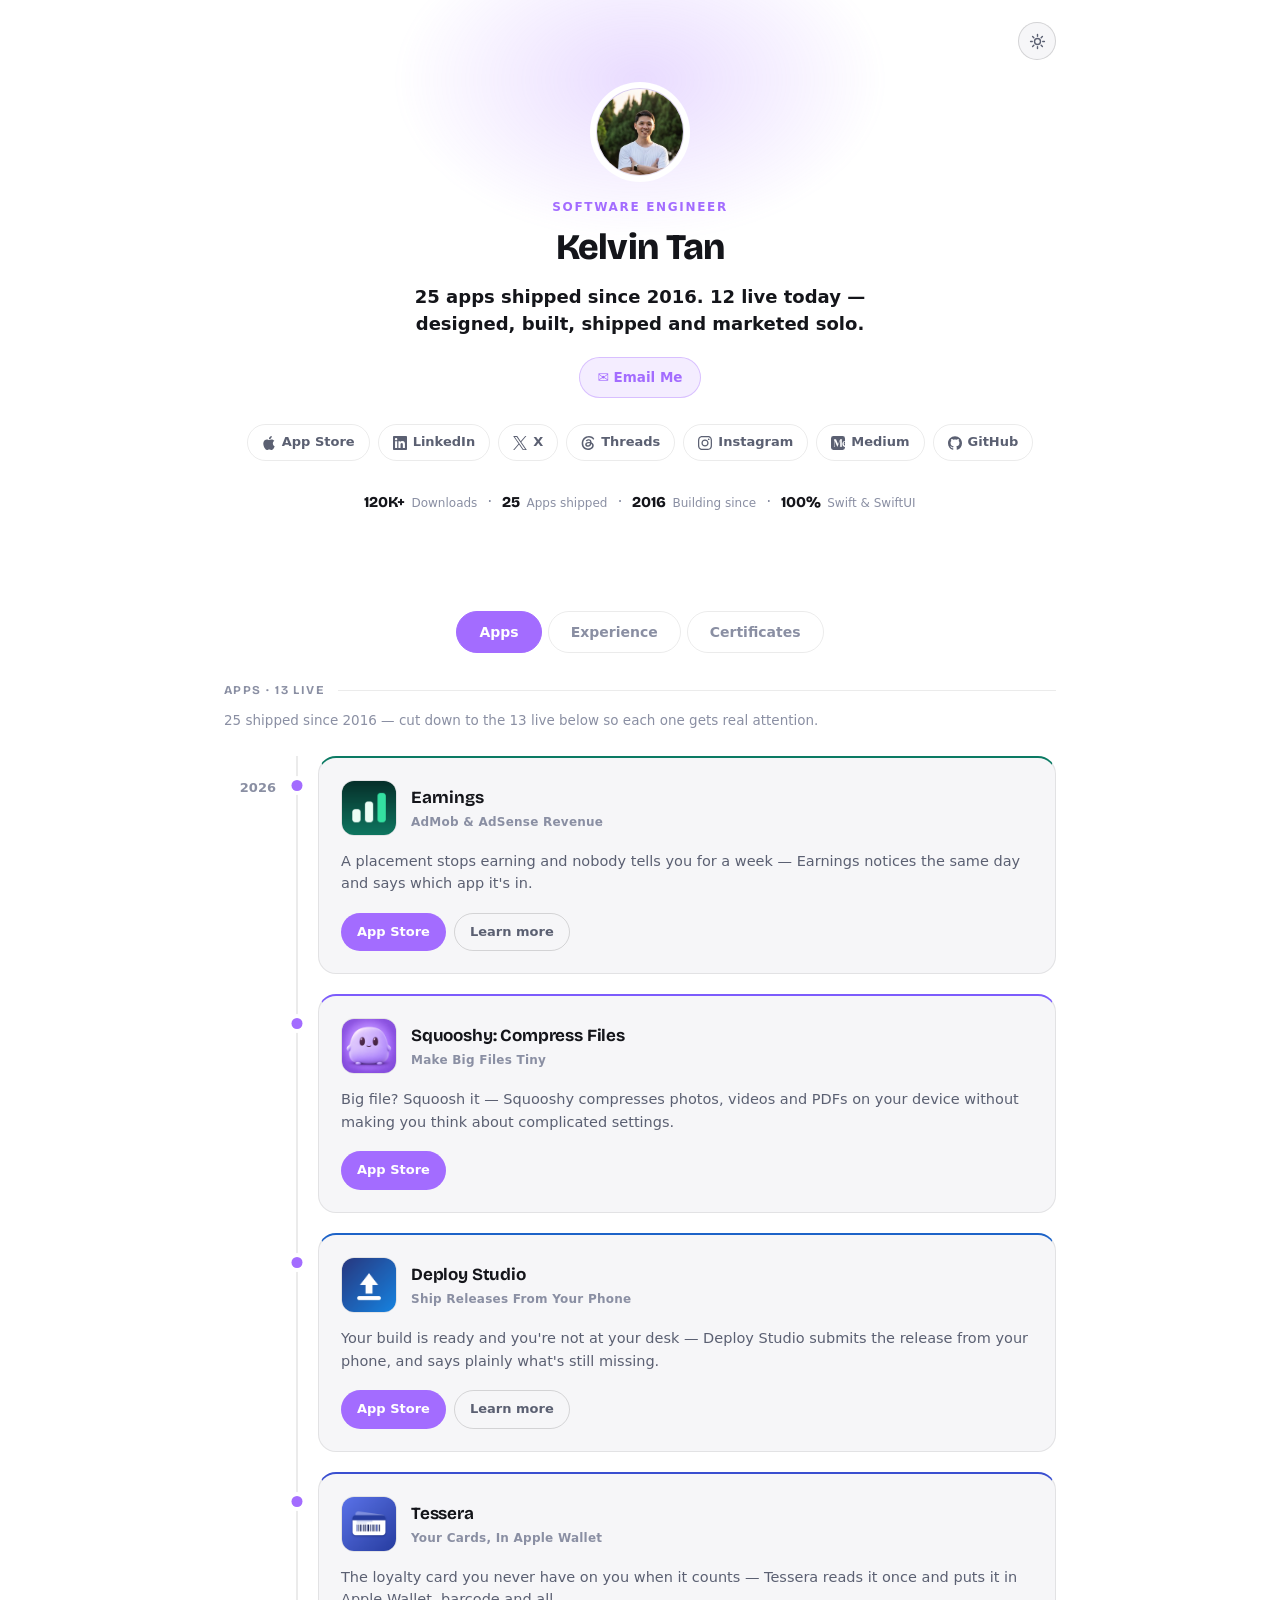
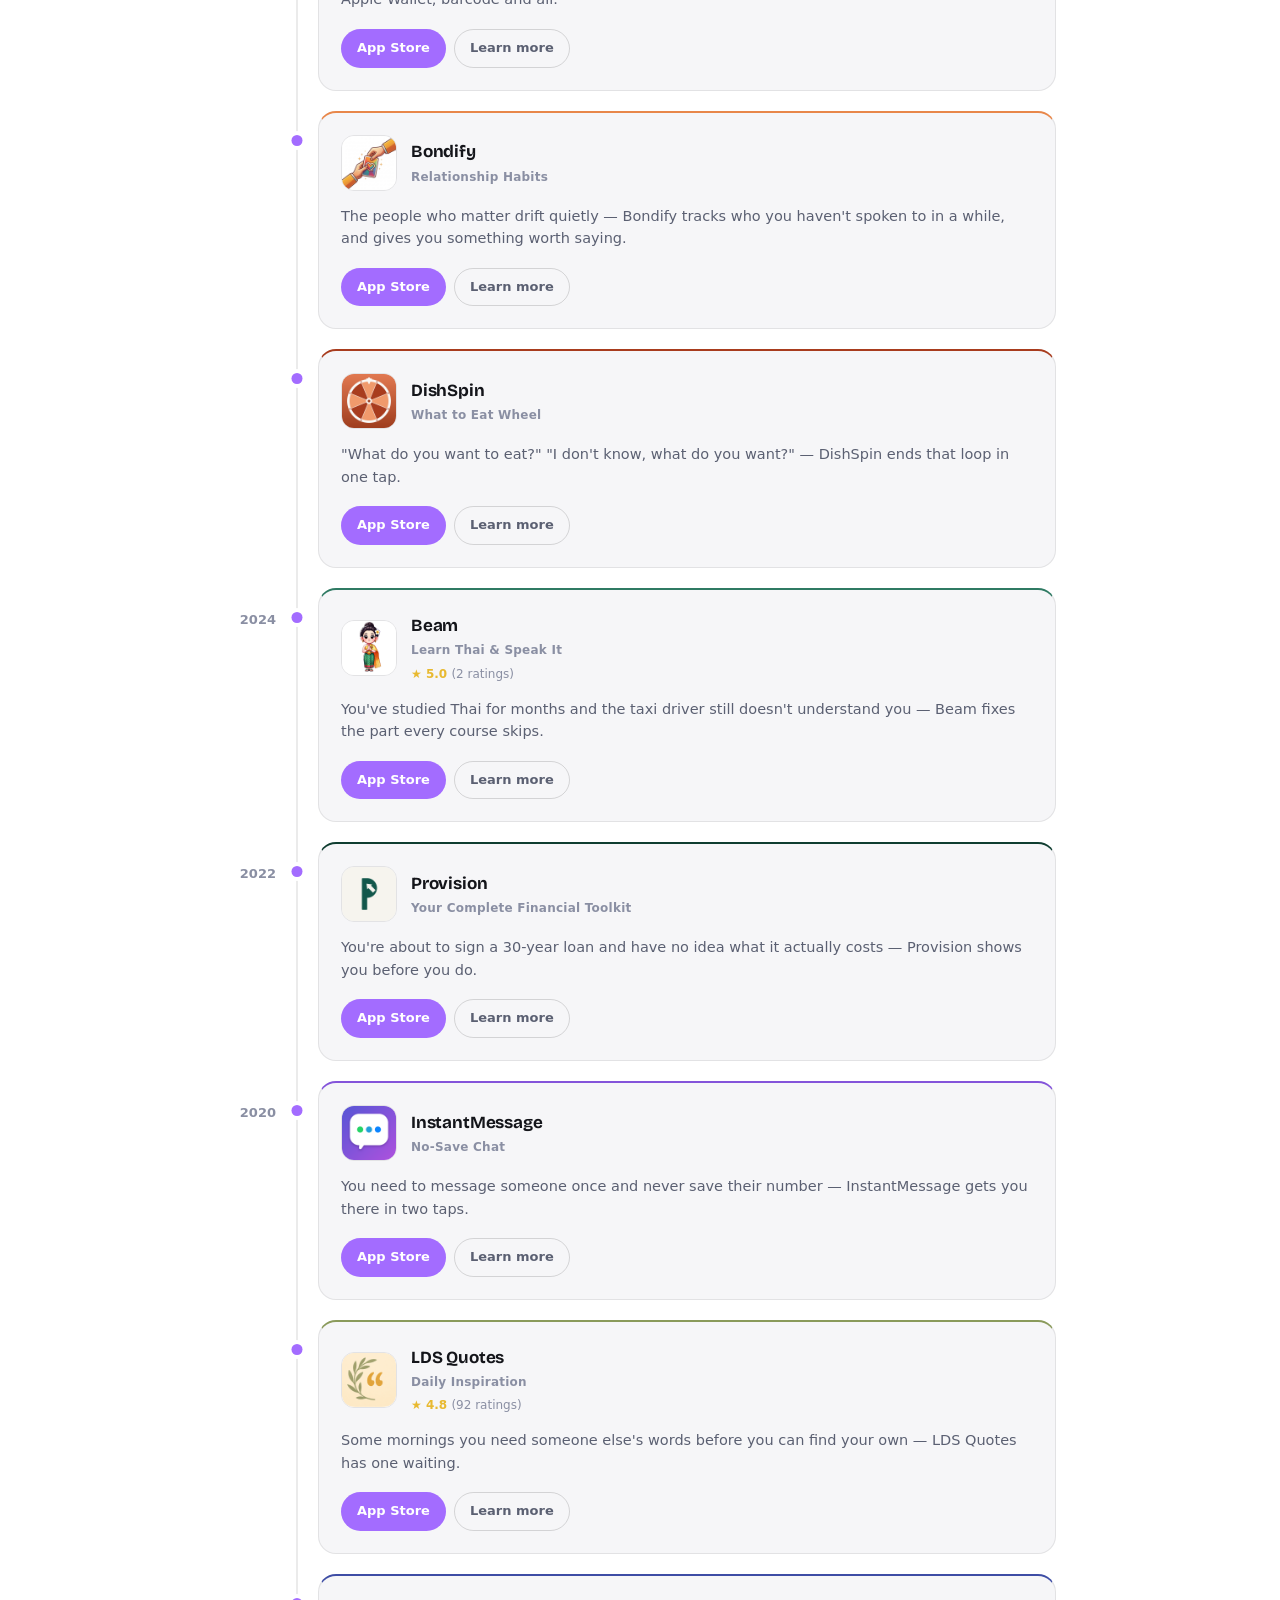
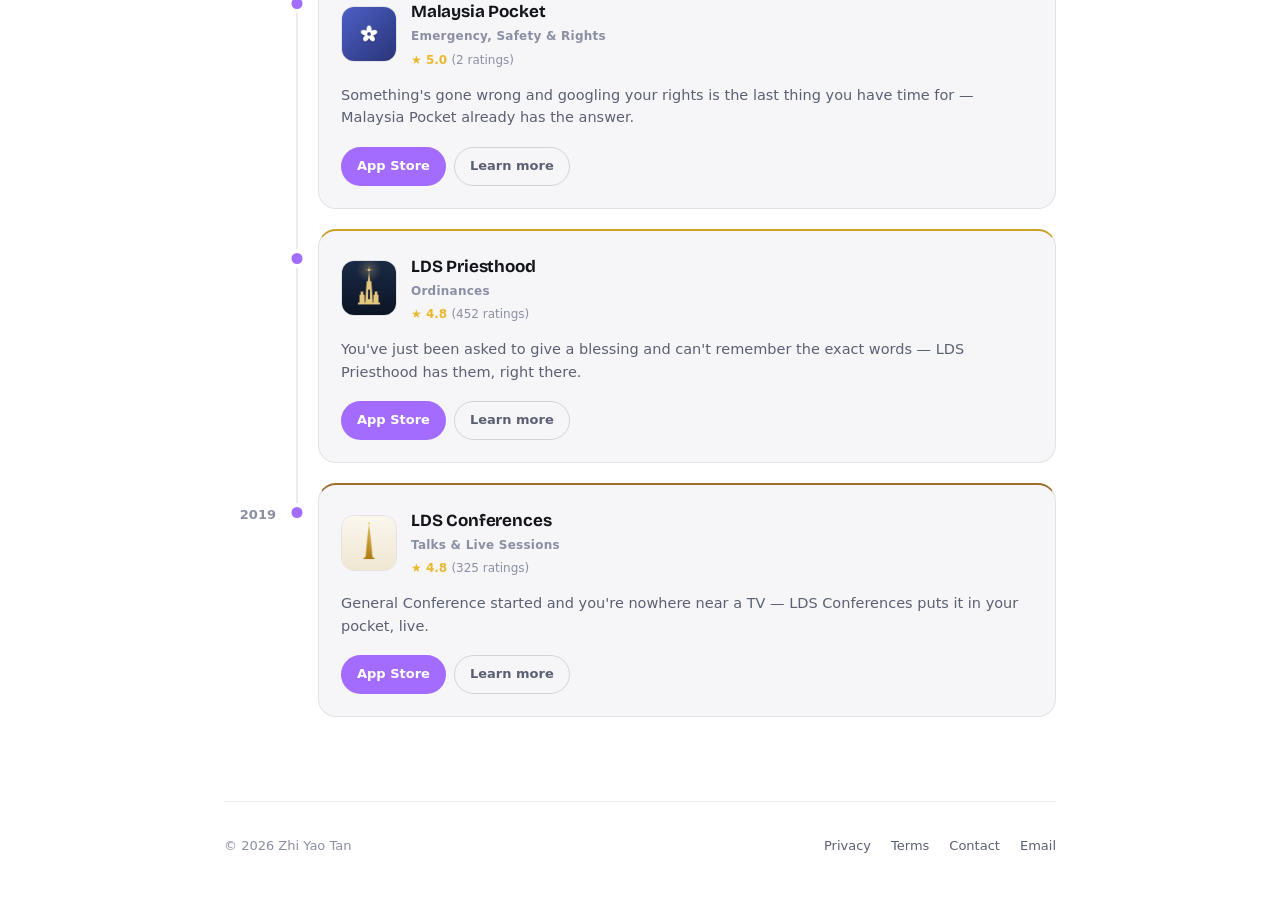
<file: index.html>
<!DOCTYPE html>
<html lang="en">
<head>
<meta charset="UTF-8" />
<meta name="viewport" content="width=device-width, initial-scale=1, viewport-fit=cover" />
<title>Kelvin Tan — Software Engineer, 25 Apps Shipped, 120K+ Downloads</title>
<meta name="description" content="Software engineer since 2016. 25 apps shipped, 9 in active focus, 120K+ downloads. Swift &amp; SwiftUI — see the apps, work experience and certifications." />
<meta name="author" content="Zhi Yao Tan" />
<link rel="icon" href="favicon.png" />
<link rel="canonical" href="https://zhiyao92.github.io/ios-apps/" />

<link rel="preconnect" href="https://fonts.googleapis.com" />
<link rel="preconnect" href="https://fonts.gstatic.com" crossorigin />
<link href="https://fonts.googleapis.com/css2?family=Bricolage+Grotesque:opsz,wght@12..96,600..800&display=swap" rel="stylesheet" />

<meta property="og:type" content="website" />
<meta property="og:title" content="Kelvin Tan — Software Engineer, 25 Apps Shipped, 120K+ Downloads" />
<meta property="og:description" content="Software engineer since 2016. 25 apps shipped, 9 in active focus, 120K+ downloads. Swift &amp; SwiftUI — see the apps, work experience and certifications." />
<meta property="og:url" content="https://zhiyao92.github.io/ios-apps/" />
<meta property="og:image" content="https://zhiyao92.github.io/ios-apps/og-image.png" />
<meta property="og:image:width" content="1200" />
<meta property="og:image:height" content="630" />
<meta name="twitter:card" content="summary_large_image" />
<meta name="twitter:image" content="https://zhiyao92.github.io/ios-apps/og-image.png" />

<script type="application/ld+json">
{
  "@context": "https://schema.org",
  "@type": "Person",
  "name": "Kelvin Tan",
  "alternateName": "Zhi Yao Tan",
  "url": "https://zhiyao92.github.io/ios-apps/",
  "image": "https://zhiyao92.github.io/ios-apps/avatar.jpg",
  "jobTitle": "Software Engineer",
  "sameAs": [
    "https://apps.apple.com/us/developer/zhi-yao-tan/id1161829106",
    "https://www.linkedin.com/in/kelvin-tan-31119133/",
    "https://x.com/KelvinTanZY/",
    "https://www.threads.com/@kelvintan.zy",
    "https://www.instagram.com/kelvintan.zy",
    "https://medium.com/@kelvintanzy",
    "https://github.com/zhiyao92"
  ],
  "owns": [
    { "@type": "SoftwareApplication", "name": "Deploy Studio", "applicationCategory": "DeveloperApplication", "operatingSystem": "iOS", "url": "https://zhiyao92.github.io/deploy-studio-landing/" },
    { "@type": "SoftwareApplication", "name": "Tessera", "applicationCategory": "UtilitiesApplication", "operatingSystem": "iOS", "url": "https://zhiyao92.github.io/tessera-landing/" },
    { "@type": "SoftwareApplication", "name": "Earnings", "applicationCategory": "BusinessApplication", "operatingSystem": "iOS", "url": "https://apps.apple.com/my/app/earnings-admob-adsense/id6805533312" },
    { "@type": "SoftwareApplication", "name": "Squooshy: Compress Files", "applicationCategory": "UtilitiesApplication", "operatingSystem": "iOS", "url": "https://apps.apple.com/my/app/squooshy-compress-files/id6814318537" },
    { "@type": "SoftwareApplication", "name": "Bondify: The Couples Edition", "applicationCategory": "LifestyleApplication", "operatingSystem": "iOS", "url": "https://apps.apple.com/us/app/bondify-the-couples-edition/id6761910667" },
    { "@type": "SoftwareApplication", "name": "DishSpin: What to Eat Wheel", "applicationCategory": "LifestyleApplication", "operatingSystem": "iOS", "url": "https://apps.apple.com/us/app/dishspin/id6760835509" },
    { "@type": "SoftwareApplication", "name": "Beam: Learn Thai & Speak It", "applicationCategory": "EducationApplication", "operatingSystem": "iOS", "url": "https://apps.apple.com/us/app/beam-learn-thai-speak-it/id6480093061" },
    { "@type": "SoftwareApplication", "name": "Provision", "applicationCategory": "FinanceApplication", "operatingSystem": "iOS", "url": "https://apps.apple.com/us/app/provision/id1538554089" },
    { "@type": "SoftwareApplication", "name": "InstantMessage: No-Save Chat", "applicationCategory": "UtilitiesApplication", "operatingSystem": "iOS", "url": "https://apps.apple.com/us/app/instantmessage-no-save-chat/id1540915370" },
    { "@type": "SoftwareApplication", "name": "LDS Quotes: Daily Inspiration", "applicationCategory": "LifestyleApplication", "operatingSystem": "iOS", "url": "https://apps.apple.com/us/app/lds-quotes-daily-inspiration/id1506121689" },
    { "@type": "SoftwareApplication", "name": "Malaysia Pocket", "applicationCategory": "UtilitiesApplication", "operatingSystem": "iOS", "url": "https://apps.apple.com/us/app/malaysia-pocket/id1504421248" },
    { "@type": "SoftwareApplication", "name": "LDS Priesthood: Ordinances", "applicationCategory": "ReferenceApplication", "operatingSystem": "iOS", "url": "https://apps.apple.com/us/app/lds-priesthood-ordinances/id1502509285" },
    { "@type": "SoftwareApplication", "name": "LDS Conferences", "applicationCategory": "ReferenceApplication", "operatingSystem": "iOS", "url": "https://apps.apple.com/us/app/lds-conferences/id1483787977" }
  ]
}
</script>

<style>
  :root {
    color-scheme: light dark;
    --bg: #ffffff;
    --surface: #f6f6f8;
    --text: #14151a;
    --text-secondary: #5b6072;
    --text-tertiary: #8a8fa3;
    --accent: #A36CFF;
    --border: rgba(0, 0, 0, 0.08);
    --border-strong: rgba(0, 0, 0, 0.14);
  }
  @media (prefers-color-scheme: dark) {
    :root:not([data-theme="light"]) {
      --bg: #0d0d12;
      --surface: #15161d;
      --text: #f3f4f8;
      --text-secondary: #9aa0b3;
      --text-tertiary: #6f7488;
      --border: rgba(255, 255, 255, 0.08);
      --border-strong: rgba(255, 255, 255, 0.16);
    }
  }
  :root[data-theme="dark"] {
    --bg: #0d0d12;
    --surface: #15161d;
    --text: #f3f4f8;
    --text-secondary: #9aa0b3;
    --text-tertiary: #6f7488;
    --border: rgba(255, 255, 255, 0.08);
    --border-strong: rgba(255, 255, 255, 0.16);
  }
  :root[data-theme="light"] { color-scheme: light; }
  :root[data-theme="dark"] { color-scheme: dark; }

  * { box-sizing: border-box; }
  html { -webkit-text-size-adjust: 100%; }
  body {
    margin: 0;
    background: var(--bg);
    color: var(--text);
    font-family: -apple-system, BlinkMacSystemFont, "SF Pro Text", "Segoe UI", system-ui, sans-serif;
    font-size: 16px;
    line-height: 1.6;
    -webkit-font-smoothing: antialiased;
  }
  a { color: inherit; text-decoration: none; }

  .hero h1, .label, .card h2, .role-head h3, .cert-card h3, .tab-btn, .stat-num {
    font-family: "Bricolage Grotesque", -apple-system, BlinkMacSystemFont, "SF Pro Text", system-ui, sans-serif;
  }

  @media (prefers-reduced-motion: reduce) {
    * { animation-duration: 0.001ms !important; transition-duration: 0.001ms !important; }
  }

  .wrap {
    position: relative;
    max-width: 880px;
    margin: 0 auto;
    padding: 0 24px;
  }

  /* ---------- theme toggle ---------- */
  .theme-toggle {
    position: absolute;
    top: 22px;
    right: 24px;
    display: flex;
    align-items: center;
    justify-content: center;
    width: 38px;
    height: 38px;
    padding: 0;
    border: 1px solid var(--border-strong);
    border-radius: 50%;
    background: var(--surface);
    color: var(--text-secondary);
    cursor: pointer;
    transition: color 0.15s ease, border-color 0.15s ease;
  }
  .theme-toggle:hover { color: var(--accent); border-color: var(--accent); }
  .theme-toggle svg { width: 17px; height: 17px; }
  .theme-toggle .icon-moon { display: none; }
  :root[data-theme="dark"] .theme-toggle .icon-moon { display: block; }
  :root[data-theme="dark"] .theme-toggle .icon-sun { display: none; }
  @media (prefers-color-scheme: dark) {
    :root:not([data-theme="light"]) .theme-toggle .icon-moon { display: block; }
    :root:not([data-theme="light"]) .theme-toggle .icon-sun { display: none; }
  }

  /* ---------- hero ---------- */
  .hero {
    position: relative;
    padding: 88px 0 56px;
    text-align: center;
  }
  .hero::before {
    content: "";
    position: absolute;
    top: -140px;
    left: 50%;
    transform: translateX(-50%);
    width: 680px;
    height: 440px;
    background: radial-gradient(closest-side, color-mix(in srgb, var(--accent) 24%, transparent), transparent 72%);
    filter: blur(6px);
    pointer-events: none;
    z-index: 0;
  }
  .hero > * { position: relative; z-index: 1; }
  .hero img {
    width: 88px;
    height: 88px;
    border-radius: 50%;
    object-fit: cover;
    object-position: center 22%;
    border: 1px solid var(--border);
    display: block;
    margin: 0 auto 22px;
    box-shadow: 0 0 0 6px var(--bg);
  }
  .eyebrow {
    margin: 0 0 10px;
    font-size: 12px;
    font-weight: 700;
    letter-spacing: 0.14em;
    text-transform: uppercase;
    color: var(--accent);
  }
  .hero h1 {
    margin: 0 0 14px;
    font-size: 36px;
    line-height: 1.15;
    font-weight: 800;
    letter-spacing: -0.02em;
  }
  .hero-claim {
    margin: 0 auto;
    max-width: 40ch;
    color: var(--text);
    font-size: 18px;
    font-weight: 600;
    line-height: 1.5;
  }
  .cta-badge {
    display: inline-flex;
    align-items: center;
    gap: 8px;
    margin-top: 20px;
    padding: 9px 18px;
    font-size: 13.5px;
    font-weight: 700;
    color: var(--accent);
    background: color-mix(in srgb, var(--accent) 12%, transparent);
    border: 1px solid color-mix(in srgb, var(--accent) 35%, transparent);
    border-radius: 999px;
    transition: transform .15s ease, background .15s ease;
  }
  .cta-badge:hover { transform: scale(1.03); background: color-mix(in srgb, var(--accent) 18%, transparent); }
  .social {
    margin-top: 26px;
    display: flex;
    justify-content: center;
    flex-wrap: wrap;
    gap: 8px;
  }
  .social a {
    display: inline-flex;
    align-items: center;
    gap: 6px;
    font-size: 13px;
    font-weight: 600;
    color: var(--text-secondary);
    padding: 7px 14px;
    border: 1px solid var(--border);
    border-radius: 999px;
    transition: border-color .15s ease, color .15s ease;
  }
  .social a svg { width: 14px; height: 14px; flex-shrink: 0; }
  .social a:hover {
    color: var(--text);
    border-color: var(--border-strong);
  }

  /* ---------- stats strip ---------- */
  .stats-strip {
    margin-top: 28px;
    display: flex;
    justify-content: center;
    align-items: baseline;
    flex-wrap: wrap;
    gap: 10px;
  }
  .stat-item { display: flex; align-items: baseline; gap: 6px; }
  .stat-num { font-size: 15px; font-weight: 800; color: var(--text); }
  .stat-lbl { font-size: 12px; color: var(--text-tertiary); }
  .stat-dot { color: var(--text-tertiary); }

  /* ---------- tabs ---------- */
  .tabs {
    display: flex;
    justify-content: center;
    gap: 6px;
    margin: 40px 0 28px;
  }
  .tab-btn {
    font: inherit;
    font-size: 14px;
    font-weight: 700;
    color: var(--text-tertiary);
    background: transparent;
    border: 1px solid var(--border);
    padding: 9px 22px;
    border-radius: 999px;
    cursor: pointer;
    transition: color .15s ease, border-color .15s ease, background .15s ease;
  }
  .tab-btn:hover { color: var(--text); border-color: var(--border-strong); }
  .tab-btn.active { color: #fff; background: var(--accent); border-color: var(--accent); }
  .tab-panel { display: none; }
  .tab-panel.active { display: block; }

  /* ---------- skills / resume ---------- */
  .skills-grid {
    display: grid;
    grid-template-columns: repeat(2, minmax(0, 1fr));
    gap: 16px;
    padding-bottom: 24px;
  }
  .skill-card {
    padding: 20px 22px;
    background: var(--surface);
    border: 1px solid var(--border);
    border-radius: 18px;
  }
  .skill-card h3 {
    margin: 0 0 8px;
    font-size: 15px;
    font-weight: 700;
    letter-spacing: -0.01em;
  }
  .skill-card p {
    margin: 0;
    font-size: 14px;
    line-height: 1.55;
    color: var(--text-secondary);
  }
  .resume-note {
    padding: 22px;
    background: var(--surface);
    border: 1px dashed var(--border-strong);
    border-radius: 18px;
    margin-bottom: 24px;
  }
  .resume-note p { margin: 0; font-size: 14.5px; color: var(--text-secondary); }
  .resume-note a { color: var(--accent); font-weight: 600; }

  /* ---------- experience ---------- */
  .role-list {
    display: flex;
    flex-direction: column;
    gap: 16px;
    margin-bottom: 40px;
  }
  .role-card {
    padding: 24px 26px;
    background: var(--surface);
    border: 1px solid var(--border);
    border-radius: 18px;
  }
  .role-head { display: flex; align-items: center; gap: 14px; margin-bottom: 14px; }
  .role-logo {
    width: 44px; height: 44px; border-radius: 12px;
    flex-shrink: 0;
    border: 1px solid var(--border);
  }
  .role-head h3 {
    margin: 0 0 4px;
    font-size: 16px;
    font-weight: 700;
    letter-spacing: -0.01em;
  }
  .role-meta { font-size: 13.5px; color: var(--text-secondary); font-weight: 600; }
  .role-dates { font-size: 12.5px; color: var(--text-tertiary); margin-top: 2px; }
  .role-bullets {
    margin: 0;
    padding-left: 18px;
    display: flex;
    flex-direction: column;
    gap: 6px;
  }
  .role-bullets li {
    font-size: 14px;
    line-height: 1.55;
    color: var(--text-secondary);
  }
  .role-bullets a { color: var(--accent); font-weight: 600; }
  .role-stack {
    display: flex;
    flex-wrap: wrap;
    gap: 6px;
    margin: 0 0 12px;
  }
  .role-stack span {
    padding: 3px 9px;
    font-size: 11.5px;
    font-weight: 600;
    color: var(--text-tertiary);
    background: var(--bg);
    border: 1px solid var(--border);
    border-radius: 999px;
  }
  .role-sub-label {
    margin: 14px 0 8px;
    font-size: 11.5px;
    font-weight: 700;
    letter-spacing: 0.06em;
    text-transform: uppercase;
    color: var(--text-tertiary);
  }

  /* ---------- certificates ---------- */
  .cert-head { display: flex; align-items: center; gap: 12px; margin-bottom: 4px; }
  .cert-logo {
    width: 40px; height: 40px; border-radius: 11px;
    flex-shrink: 0;
    border: 1px solid var(--border);
  }
  .cert-card h3 { font-size: 15px; }
  .cert-issuer { font-size: 13.5px; font-weight: 600; color: var(--text-secondary); margin-top: 2px; }
  .cert-meta { font-size: 12.5px; color: var(--text-tertiary); margin-top: 6px; }
  .cert-id { font-size: 11.5px; color: var(--text-tertiary); margin-top: 6px; font-family: ui-monospace, "SF Mono", Menlo, monospace; word-break: break-all; }

  /* ---------- section label ---------- */
  .label {
    display: flex;
    align-items: center;
    gap: 14px;
    margin: 0 0 24px;
    font-size: 12px;
    font-weight: 700;
    letter-spacing: 0.12em;
    text-transform: uppercase;
    color: var(--text-tertiary);
  }
  .label::after {
    content: "";
    flex: 1;
    height: 1px;
    background: var(--border);
  }
  .section-note {
    margin: -14px 0 24px;
    font-size: 13.5px;
    color: var(--text-tertiary);
  }

  /* ---------- app grid ---------- */
  /* ---------- apps timeline ---------- */
  .timeline {
    padding-bottom: 24px;
  }
  .timeline-row {
    display: flex;
    align-items: stretch;
    gap: 20px;
  }
  .timeline-row:last-child { align-items: flex-start; }
  .timeline-year {
    flex: 0 0 52px;
    padding-top: 22px;
    font-size: 13px;
    font-weight: 800;
    color: var(--text-tertiary);
    text-align: right;
  }
  .timeline-marker {
    flex: 0 0 2px;
    position: relative;
    background: var(--border);
  }
  .timeline-row:last-child .timeline-marker {
    height: 36px;
    align-self: flex-start;
  }
  .timeline-dot {
    position: absolute;
    top: 24px;
    left: 50%;
    transform: translate(-50%, 0);
    width: 11px;
    height: 11px;
    border-radius: 50%;
    background: var(--accent);
    box-shadow: 0 0 0 4px var(--bg);
  }
  .timeline-content {
    flex: 1;
    min-width: 0;
    padding-bottom: 20px;
  }
  .card {
    display: flex;
    flex-direction: column;
    padding: 22px;
    background: var(--surface);
    border: 1px solid var(--border);
    border-top: 2px solid var(--app-accent, var(--border));
    border-radius: 18px;
    transition: border-color .15s ease, transform .15s ease, box-shadow .15s ease;
  }
  .card:hover {
    border-color: var(--border-strong);
    border-top-color: var(--app-accent, var(--border-strong));
    transform: translateY(-2px);
    box-shadow: 0 12px 28px -18px var(--app-accent, transparent);
  }
  .card-head {
    display: flex;
    align-items: center;
    gap: 14px;
    margin-bottom: 14px;
  }
  .card-head img {
    width: 56px;
    height: 56px;
    border-radius: 13px;
    flex-shrink: 0;
    border: 1px solid var(--border);
  }
  .card h2 {
    margin: 0 0 2px;
    font-size: 17px;
    font-weight: 700;
    letter-spacing: -0.01em;
  }
  .tag {
    font-size: 12px;
    font-weight: 600;
    color: var(--text-tertiary);
    letter-spacing: 0.02em;
  }
  .rating {
    margin-top: 4px;
    font-size: 12px;
    font-weight: 600;
    color: #E8B930;
  }
  .rating span { color: var(--text-tertiary); font-weight: 500; }
  .card p {
    margin: 0 0 18px;
    font-size: 14.5px;
    line-height: 1.55;
    color: var(--text-secondary);
    flex: 1;
  }
  .actions {
    display: flex;
    align-items: center;
    gap: 8px;
    flex-wrap: wrap;
  }
  .btn {
    font-size: 13px;
    font-weight: 650;
    padding: 8px 15px;
    border-radius: 999px;
    border: 1px solid transparent;
    transition: opacity .15s ease, border-color .15s ease;
  }
  .btn-primary {
    background: var(--accent);
    color: #fff;
  }
  .btn-primary:hover { opacity: .88; }
  .btn-ghost {
    border-color: var(--border-strong);
    color: var(--text-secondary);
  }
  .btn-ghost:hover { color: var(--text); }
  .btn-soon {
    background: transparent;
    border-color: var(--border-strong);
    border-style: dashed;
    color: var(--text-tertiary);
    cursor: default;
  }
  .timeline-year.soon {
    color: var(--accent);
    letter-spacing: 0.03em;
  }

  /* ---------- footer ---------- */
  footer {
    margin-top: 40px;
    padding: 34px 0 56px;
    border-top: 1px solid var(--border);
    display: flex;
    justify-content: space-between;
    align-items: center;
    gap: 16px;
    flex-wrap: wrap;
    font-size: 13px;
    color: var(--text-tertiary);
  }
  .footer-links {
    display: flex;
    gap: 20px;
    flex-wrap: wrap;
  }
  .footer-links a { color: var(--text-secondary); }
  .footer-links a:hover { color: var(--text); }

  @media (max-width: 680px) {
    .wrap { padding: 0 18px; }
    .hero { padding: 48px 0 36px; }
    .hero img { width: 76px; height: 76px; }
    .hero h1 { font-size: 26px; }
    .hero p { font-size: 15.5px; }
    .social { gap: 6px; }
    .social a { font-size: 12.5px; padding: 6px 12px; }
    .stats-strip { gap: 8px; margin-top: 22px; }
    .stat-num { font-size: 14px; }
    .stat-lbl { font-size: 11px; }
    .tabs { margin: 28px 0 22px; gap: 8px; flex-wrap: wrap; }
    .tab-btn { font-size: 13px; padding: 8px 16px; }
    .timeline-row { gap: 10px; }
    .timeline-year { flex-basis: 38px; font-size: 11.5px; padding-top: 20px; }
    .skills-grid { grid-template-columns: 1fr; gap: 12px; }
    .card, .skill-card, .role-card { padding: 18px 20px; }
    .card-head img { width: 48px; height: 48px; }
    .role-logo, .cert-logo { width: 36px; height: 36px; }
    footer { justify-content: center; text-align: center; }
  }

  @media (max-width: 380px) {
    .tab-btn { font-size: 12px; padding: 7px 12px; }
    .stats-strip { flex-direction: column; gap: 4px; }
    .stat-dot { display: none; }
  }
</style>
<script>
  // Applied before first paint so a stored choice never flashes the other theme.
  (function () {
    try {
      var saved = localStorage.getItem('theme');
      if (saved === 'light' || saved === 'dark') {
        document.documentElement.setAttribute('data-theme', saved);
      }
    } catch (e) {}
  })();
</script>
</head>
<body>

<div class="wrap">

  <button class="theme-toggle" type="button" aria-label="Switch between light and dark mode">
    <svg class="icon-sun" viewBox="0 0 24 24" fill="none" stroke="currentColor" stroke-width="2" stroke-linecap="round" aria-hidden="true"><circle cx="12" cy="12" r="4.2"/><path d="M12 2.2v2.4M12 19.4v2.4M2.2 12h2.4M19.4 12h2.4M5.1 5.1l1.7 1.7M17.2 17.2l1.7 1.7M18.9 5.1l-1.7 1.7M6.8 17.2l-1.7 1.7"/></svg>
    <svg class="icon-moon" viewBox="0 0 24 24" fill="currentColor" aria-hidden="true"><path d="M21 13.2A9 9 0 1 1 10.8 3a7.2 7.2 0 0 0 10.2 10.2z"/></svg>
  </button>

  <section class="hero">
    <img src="avatar.jpg" alt="Kelvin Tan" />
    <p class="eyebrow">Software Engineer</p>
    <h1>Kelvin Tan</h1>
    <p class="hero-claim">
      25 apps shipped since 2016. 12 live today — designed, built, shipped and marketed solo.
    </p>
    <a class="cta-badge" href="mailto:kelvin.vins@gmail.com">
      &#9993; Email Me
    </a>
    <nav class="social">
      <a href="https://apps.apple.com/us/developer/zhi-yao-tan/id1161829106" target="_blank" rel="noopener">
        <svg viewBox="0 0 24 24" fill="currentColor" aria-hidden="true"><path d="M12.152 6.896c-.948 0-2.415-1.078-3.96-1.04-2.04.027-3.91 1.183-4.961 3.014-2.117 3.675-.546 9.103 1.519 12.09 1.013 1.454 2.208 3.09 3.792 3.039 1.52-.065 2.09-.987 3.935-.987 1.831 0 2.35.987 3.96.948 1.637-.026 2.676-1.48 3.676-2.948 1.156-1.688 1.636-3.325 1.662-3.415-.039-.013-3.182-1.221-3.22-4.857-.026-3.04 2.48-4.494 2.597-4.559-1.429-2.09-3.623-2.324-4.39-2.376-2-.156-3.675 1.09-4.61 1.09zM15.53 3.83c.843-1.012 1.4-2.427 1.245-3.83-1.207.052-2.662.805-3.532 1.818-.78.896-1.454 2.338-1.273 3.714 1.338.104 2.715-.688 3.559-1.701"/></svg>
        App Store
      </a>
      <a href="https://www.linkedin.com/in/kelvin-tan-31119133/" target="_blank" rel="noopener">
        <svg viewBox="0 0 24 24" fill="currentColor" aria-hidden="true"><path d="M20.447 20.452h-3.554v-5.569c0-1.328-.027-3.037-1.852-3.037-1.853 0-2.136 1.445-2.136 2.939v5.667H9.351V9h3.414v1.561h.046c.477-.9 1.637-1.85 3.37-1.85 3.601 0 4.267 2.37 4.267 5.455v6.286zM5.337 7.433c-1.144 0-2.063-.926-2.063-2.065 0-1.138.92-2.063 2.063-2.063 1.14 0 2.064.925 2.064 2.063 0 1.139-.925 2.065-2.064 2.065zm1.782 13.019H3.555V9h3.564v11.452zM22.225 0H1.771C.792 0 0 .774 0 1.729v20.542C0 23.227.792 24 1.771 24h20.451C23.2 24 24 23.227 24 22.271V1.729C24 .774 23.2 0 22.222 0h.003z"/></svg>
        LinkedIn
      </a>
      <a href="https://x.com/KelvinTanZY/" target="_blank" rel="noopener">
        <svg viewBox="0 0 24 24" fill="currentColor" aria-hidden="true"><path d="M14.234 10.162 22.977 0h-2.072l-7.591 8.824L7.251 0H.258l9.168 13.343L.258 24H2.33l8.016-9.318L16.749 24h6.993zm-2.837 3.299-.929-1.329L3.076 1.56h3.182l5.965 8.532.929 1.329 7.754 11.09h-3.182z"/></svg>
        X
      </a>
      <a href="https://www.threads.com/@kelvintan.zy" target="_blank" rel="noopener">
        <svg viewBox="0 0 24 24" fill="currentColor" aria-hidden="true"><path d="M18.263 11.097c-.03-3.486-1.92-5.586-5.111-5.586-2.13 0-3.922.963-4.863 2.499l2.062 1.438c.535-.843 1.272-1.543 2.628-1.543 1.528 0 2.318.85 2.544 2.431a15 15 0 0 0-2.236-.173c-4.125 0-6.068 1.867-6.068 4.336s1.943 3.99 4.804 3.99c3.139 0 5.013-2.115 5.781-4.735.798.361 1.348 1.204 1.348 2.47 0 3.387-3.907 5.232-7.22 5.232-4.885 0-8.077-3.207-8.077-8.424 0-6.392 4.223-10.487 9.9-10.487 3.808 0 5.69 1.671 6.97 3.914l2.108-1.475C21.44 2.078 18.331 0 13.663 0 6.227 0 1.168 5.277 1.168 12.934c0 7 4.953 11.066 10.856 11.066 4.878 0 9.809-2.846 9.809-7.716 0-2.545-1.46-4.231-3.569-5.187m-6.33 4.855c-1.077 0-2.026-.512-2.026-1.453 0-1.483 1.822-1.934 3.606-1.934.678 0 1.34.045 1.927.173-.422 1.927-1.671 3.215-3.508 3.214Z"/></svg>
        Threads
      </a>
      <a href="https://www.instagram.com/kelvintan.zy" target="_blank" rel="noopener">
        <svg viewBox="0 0 24 24" fill="currentColor" aria-hidden="true"><path d="M7.0301.084c-1.2768.0602-2.1487.264-2.911.5634-.7888.3075-1.4575.72-2.1228 1.3877-.6652.6677-1.075 1.3368-1.3802 2.127-.2954.7638-.4956 1.6365-.552 2.914-.0564 1.2775-.0689 1.6882-.0626 4.947.0062 3.2586.0206 3.6671.0825 4.9473.061 1.2765.264 2.1482.5635 2.9107.308.7889.72 1.4573 1.388 2.1228.6679.6655 1.3365 1.0743 2.1285 1.38.7632.295 1.6361.4961 2.9134.552 1.2773.056 1.6884.069 4.9462.0627 3.2578-.0062 3.668-.0207 4.9478-.0814 1.28-.0607 2.147-.2652 2.9098-.5633.7889-.3086 1.4578-.72 2.1228-1.3881.665-.6682 1.0745-1.3378 1.3795-2.1284.2957-.7632.4966-1.636.552-2.9124.056-1.2809.0692-1.6898.063-4.948-.0063-3.2583-.021-3.6668-.0817-4.9465-.0607-1.2797-.264-2.1487-.5633-2.9117-.3084-.7889-.72-1.4568-1.3876-2.1228C21.2982 1.33 20.628.9208 19.8378.6165 19.074.321 18.2017.1197 16.9244.0645 15.6471.0093 15.236-.005 11.977.0014 8.718.0076 8.31.0215 7.0301.0839m.1402 21.6932c-1.17-.0509-1.8053-.2453-2.2287-.408-.5606-.216-.96-.4771-1.3819-.895-.422-.4178-.6811-.8186-.9-1.378-.1644-.4234-.3624-1.058-.4171-2.228-.0595-1.2645-.072-1.6442-.079-4.848-.007-3.2037.0053-3.583.0607-4.848.05-1.169.2456-1.805.408-2.2282.216-.5613.4762-.96.895-1.3816.4188-.4217.8184-.6814 1.3783-.9003.423-.1651 1.0575-.3614 2.227-.4171 1.2655-.06 1.6447-.072 4.848-.079 3.2033-.007 3.5835.005 4.8495.0608 1.169.0508 1.8053.2445 2.228.408.5608.216.96.4754 1.3816.895.4217.4194.6816.8176.9005 1.3787.1653.4217.3617 1.056.4169 2.2263.0602 1.2655.0739 1.645.0796 4.848.0058 3.203-.0055 3.5834-.061 4.848-.051 1.17-.245 1.8055-.408 2.2294-.216.5604-.4763.96-.8954 1.3814-.419.4215-.8181.6811-1.3783.9-.4224.1649-1.0577.3617-2.2262.4174-1.2656.0595-1.6448.072-4.8493.079-3.2045.007-3.5825-.006-4.848-.0608M16.953 5.5864A1.44 1.44 0 1 0 18.39 4.144a1.44 1.44 0 0 0-1.437 1.4424M5.8385 12.012c.0067 3.4032 2.7706 6.1557 6.173 6.1493 3.4026-.0065 6.157-2.7701 6.1506-6.1733-.0065-3.4032-2.771-6.1565-6.174-6.1498-3.403.0067-6.156 2.771-6.1496 6.1738M8 12.0077a4 4 0 1 1 4.008 3.9921A3.9996 3.9996 0 0 1 8 12.0077"/></svg>
        Instagram
      </a>
      <a href="https://medium.com/@kelvintanzy" target="_blank" rel="noopener">
        <svg viewBox="0 0 24 24" fill="currentColor" aria-hidden="true"><path d="M4.21 0A4.201 4.201 0 0 0 0 4.21v15.58A4.201 4.201 0 0 0 4.21 24h15.58A4.201 4.201 0 0 0 24 19.79v-1.093c-.137.013-.278.02-.422.02-2.577 0-4.027-2.146-4.09-4.832a7.592 7.592 0 0 1 .022-.708c.093-1.186.475-2.241 1.105-3.022a3.885 3.885 0 0 1 1.395-1.1c.468-.237 1.127-.367 1.664-.367h.023c.101 0 .202.004.303.01V4.211A4.201 4.201 0 0 0 19.79 0Zm.198 5.583h4.165l3.588 8.435 3.59-8.435h3.864v.146l-.019.004c-.705.16-1.063.397-1.063 1.254h-.003l.003 10.274c.06.676.424.885 1.063 1.03l.02.004v.145h-4.923v-.145l.019-.005c.639-.144.994-.353 1.054-1.03V7.267l-4.745 11.15h-.261L6.15 7.569v9.445c0 .857.358 1.094 1.063 1.253l.02.004v.147H4.405v-.147l.019-.004c.705-.16 1.065-.397 1.065-1.253V6.987c0-.857-.358-1.094-1.064-1.254l-.018-.004zm19.25 3.668c-1.086.023-1.733 1.323-1.813 3.124H24V9.298a1.378 1.378 0 0 0-.342-.047Zm-1.862 3.632c-.1 1.756.86 3.239 2.204 3.634v-3.634z"/></svg>
        Medium
      </a>
      <a href="https://github.com/zhiyao92" target="_blank" rel="noopener">
        <svg viewBox="0 0 24 24" fill="currentColor" aria-hidden="true"><path d="M12 .297c-6.63 0-12 5.373-12 12 0 5.303 3.438 9.8 8.205 11.385.6.113.82-.258.82-.577 0-.285-.01-1.04-.015-2.04-3.338.724-4.042-1.61-4.042-1.61C4.422 18.07 3.633 17.7 3.633 17.7c-1.087-.744.084-.729.084-.729 1.205.084 1.838 1.236 1.838 1.236 1.07 1.835 2.809 1.305 3.495.998.108-.776.417-1.305.76-1.605-2.665-.3-5.466-1.332-5.466-5.93 0-1.31.465-2.38 1.235-3.22-.135-.303-.54-1.523.105-3.176 0 0 1.005-.322 3.3 1.23.96-.267 1.98-.399 3-.405 1.02.006 2.04.138 3 .405 2.28-1.552 3.285-1.23 3.285-1.23.645 1.653.24 2.873.12 3.176.765.84 1.23 1.91 1.23 3.22 0 4.61-2.805 5.625-5.475 5.92.42.36.81 1.096.81 2.22 0 1.606-.015 2.896-.015 3.286 0 .315.21.69.825.57C20.565 22.092 24 17.592 24 12.297c0-6.627-5.373-12-12-12"/></svg>
        GitHub
      </a>
    </nav>

    <div class="stats-strip">
      <div class="stat-item"><span class="stat-num">120K+</span><span class="stat-lbl">Downloads</span></div>
      <div class="stat-dot">&middot;</div>
      <div class="stat-item"><span class="stat-num">25</span><span class="stat-lbl">Apps shipped</span></div>
      <div class="stat-dot">&middot;</div>
      <div class="stat-item"><span class="stat-num">2016</span><span class="stat-lbl">Building since</span></div>
      <div class="stat-dot">&middot;</div>
      <div class="stat-item"><span class="stat-num">100%</span><span class="stat-lbl">Swift &amp; SwiftUI</span></div>
    </div>
  </section>

  <div class="tabs" role="tablist">
    <button class="tab-btn active" data-tab="apps" role="tab" aria-selected="true">Apps</button>
    <button class="tab-btn" data-tab="experience" role="tab" aria-selected="false">Experience</button>
    <button class="tab-btn" data-tab="certificates" role="tab" aria-selected="false">Certificates</button>
  </div>

  <div id="tab-apps" class="tab-panel active">

  <p class="label">Apps &middot; 13 live</p>
  <p class="section-note">25 shipped since 2016 — cut down to the 13 live below so each one gets real attention.</p>

  <main class="timeline">

    <div class="timeline-row">
      <div class="timeline-year">2026</div>
      <div class="timeline-marker"><span class="timeline-dot"></span></div>
      <div class="timeline-content">
    <article class="card" id="earnings" style="--app-accent: #0B7A63">
      <div class="card-head">
        <img src="icons/earnings.png" alt="" />
        <div>
          <h2>Earnings</h2>
          <div class="tag">AdMob &amp; AdSense Revenue</div>
        </div>
      </div>
      <p>
        A placement stops earning and nobody tells you for a week &mdash; Earnings notices the same day and says which app it's in.
      </p>
      <div class="actions">
        <a class="btn btn-primary" href="https://apps.apple.com/my/app/earnings-admob-adsense/id6805533312" target="_blank" rel="noopener">App Store</a>
        <a class="btn btn-ghost" href="earnings/">Learn more</a>
      </div>
    </article>
      </div>
    </div>

    <div class="timeline-row">
      <div class="timeline-year"></div>
      <div class="timeline-marker"><span class="timeline-dot"></span></div>
      <div class="timeline-content">
    <article class="card" id="squooshy" style="--app-accent: #7C5CFC">
      <div class="card-head">
        <img src="icons/squooshy.jpg" alt="" />
        <div>
          <h2>Squooshy: Compress Files</h2>
          <div class="tag">Make Big Files Tiny</div>
        </div>
      </div>
      <p>
        Big file? Squoosh it &mdash; Squooshy compresses photos, videos and PDFs on your device without making you think about complicated settings.
      </p>
      <div class="actions">
        <a class="btn btn-primary" href="https://apps.apple.com/my/app/squooshy-compress-files/id6814318537" target="_blank" rel="noopener">App Store</a>
      </div>
    </article>
      </div>
    </div>

    <div class="timeline-row">
      <div class="timeline-year"></div>
      <div class="timeline-marker"><span class="timeline-dot"></span></div>
      <div class="timeline-content">
    <article class="card" id="deploy-studio" style="--app-accent: #1D63C8">
      <div class="card-head">
        <img src="icons/deploy-studio.png" alt="" />
        <div>
          <h2>Deploy Studio</h2>
          <div class="tag">Ship Releases From Your Phone</div>
        </div>
      </div>
      <p>
        Your build is ready and you're not at your desk &mdash; Deploy Studio submits the release from your phone, and says plainly what's still missing.
      </p>
      <div class="actions">
        <a class="btn btn-primary" href="https://apps.apple.com/my/app/deploy-studio/id6806610127" target="_blank" rel="noopener">App Store</a>
        <a class="btn btn-ghost" href="https://zhiyao92.github.io/deploy-studio-landing/" target="_blank" rel="noopener">Learn more</a>
      </div>
    </article>
      </div>
    </div>

    <div class="timeline-row">
      <div class="timeline-year"></div>
      <div class="timeline-marker"><span class="timeline-dot"></span></div>
      <div class="timeline-content">
    <article class="card" id="tessera" style="--app-accent: #3A4FD0">
      <div class="card-head">
        <img src="icons/tessera.png" alt="" />
        <div>
          <h2>Tessera</h2>
          <div class="tag">Your Cards, In Apple Wallet</div>
        </div>
      </div>
      <p>
        The loyalty card you never have on you when it counts &mdash; Tessera reads it once and puts it in Apple Wallet, barcode and all.
      </p>
      <div class="actions">
        <a class="btn btn-primary" href="https://apps.apple.com/my/app/tessera-cards-to-wallet/id6805912317" target="_blank" rel="noopener">App Store</a>
        <a class="btn btn-ghost" href="https://zhiyao92.github.io/tessera-landing/" target="_blank" rel="noopener">Learn more</a>
      </div>
    </article>
      </div>
    </div>

    <div class="timeline-row">
      <div class="timeline-year"></div>
      <div class="timeline-marker"><span class="timeline-dot"></span></div>
      <div class="timeline-content">
    <article class="card" id="bondify" style="--app-accent: #E8874A">
      <div class="card-head">
        <img src="icons/bondify.png" alt="" />
        <div>
          <h2>Bondify</h2>
          <div class="tag">Relationship Habits</div>
        </div>
      </div>
      <p>
        The people who matter drift quietly — Bondify tracks who you haven't spoken to in a while, and gives you something worth saying.
      </p>
      <div class="actions">
        <a class="btn btn-primary" href="https://apps.apple.com/us/app/bondify-the-couples-edition/id6761910667" target="_blank" rel="noopener">App Store</a>
        <a class="btn btn-ghost" href="https://zhiyao92.github.io/bondify-landing/" target="_blank" rel="noopener">Learn more</a>
      </div>
    </article>
      </div>
    </div>

    <div class="timeline-row">
      <div class="timeline-year"></div>
      <div class="timeline-marker"><span class="timeline-dot"></span></div>
      <div class="timeline-content">
    <article class="card" id="dishspin" style="--app-accent: #A83C1E">
      <div class="card-head">
        <img src="icons/dishspin.png" alt="" />
        <div>
          <h2>DishSpin</h2>
          <div class="tag">What to Eat Wheel</div>
        </div>
      </div>
      <p>
        "What do you want to eat?" "I don't know, what do you want?" — DishSpin ends that loop in one tap.
      </p>
      <div class="actions">
        <a class="btn btn-primary" href="https://apps.apple.com/us/app/dishspin/id6760835509" target="_blank" rel="noopener">App Store</a>
        <a class="btn btn-ghost" href="https://zhiyao92.github.io/dishspin-landing/" target="_blank" rel="noopener">Learn more</a>
      </div>
    </article>
      </div>
    </div>

    <div class="timeline-row">
      <div class="timeline-year">2024</div>
      <div class="timeline-marker"><span class="timeline-dot"></span></div>
      <div class="timeline-content">
    <article class="card" id="beam" style="--app-accent: #2F7A63">
      <div class="card-head">
        <img src="icons/beam.png" alt="" />
        <div>
          <h2>Beam</h2>
          <div class="tag">Learn Thai &amp; Speak It</div>
          <div class="rating">&#9733; 5.0 <span>(2 ratings)</span></div>
        </div>
      </div>
      <p>
        You've studied Thai for months and the taxi driver still doesn't understand you — Beam fixes the part every course skips.
      </p>
      <div class="actions">
        <a class="btn btn-primary" href="https://apps.apple.com/us/app/beam-learn-thai-speak-it/id6480093061" target="_blank" rel="noopener">App Store</a>
        <a class="btn btn-ghost" href="https://zhiyao92.github.io/beam-landing/" target="_blank" rel="noopener">Learn more</a>
      </div>
    </article>
      </div>
    </div>

    <div class="timeline-row">
      <div class="timeline-year">2022</div>
      <div class="timeline-marker"><span class="timeline-dot"></span></div>
      <div class="timeline-content">
    <article class="card" id="provision" style="--app-accent: #0F3D30">
      <div class="card-head">
        <img src="icons/provision.png" alt="" />
        <div>
          <h2>Provision</h2>
          <div class="tag">Your Complete Financial Toolkit</div>
        </div>
      </div>
      <p>
        You're about to sign a 30-year loan and have no idea what it actually costs — Provision shows you before you do.
      </p>
      <div class="actions">
        <a class="btn btn-primary" href="https://apps.apple.com/us/app/provision/id1538554089" target="_blank" rel="noopener">App Store</a>
        <a class="btn btn-ghost" href="https://zhiyao92.github.io/provision-landing/" target="_blank" rel="noopener">Learn more</a>
      </div>
    </article>
      </div>
    </div>

    <div class="timeline-row">
      <div class="timeline-year">2020</div>
      <div class="timeline-marker"><span class="timeline-dot"></span></div>
      <div class="timeline-content">
    <article class="card" id="instantmessage" style="--app-accent: #8454DA">
      <div class="card-head">
        <img src="icons/instantmessage.png" alt="" />
        <div>
          <h2>InstantMessage</h2>
          <div class="tag">No-Save Chat</div>
        </div>
      </div>
      <p>
        You need to message someone once and never save their number — InstantMessage gets you there in two taps.
      </p>
      <div class="actions">
        <a class="btn btn-primary" href="https://apps.apple.com/us/app/instantmessage-no-save-chat/id1540915370" target="_blank" rel="noopener">App Store</a>
        <a class="btn btn-ghost" href="https://zhiyao92.github.io/quickapp-landing/" target="_blank" rel="noopener">Learn more</a>
      </div>
    </article>
      </div>
    </div>

    <div class="timeline-row">
      <div class="timeline-year"></div>
      <div class="timeline-marker"><span class="timeline-dot"></span></div>
      <div class="timeline-content">
    <article class="card" id="lds-quotes" style="--app-accent: #8A9A5B">
      <div class="card-head">
        <img src="icons/lds-quotes.png" alt="" />
        <div>
          <h2>LDS Quotes</h2>
          <div class="tag">Daily Inspiration</div>
          <div class="rating">&#9733; 4.8 <span>(92 ratings)</span></div>
        </div>
      </div>
      <p>
        Some mornings you need someone else's words before you can find your own — LDS Quotes has one waiting.
      </p>
      <div class="actions">
        <a class="btn btn-primary" href="https://apps.apple.com/us/app/lds-quotes-daily-inspiration/id1506121689" target="_blank" rel="noopener">App Store</a>
        <a class="btn btn-ghost" href="https://zhiyao92.github.io/lds-quotes-landing/" target="_blank" rel="noopener">Learn more</a>
      </div>
    </article>
      </div>
    </div>

    <div class="timeline-row">
      <div class="timeline-year"></div>
      <div class="timeline-marker"><span class="timeline-dot"></span></div>
      <div class="timeline-content">
    <article class="card" id="malaysia-pocket" style="--app-accent: #3E4DA5">
      <div class="card-head">
        <img src="icons/malaysia-pocket.png" alt="" />
        <div>
          <h2>Malaysia Pocket</h2>
          <div class="tag">Emergency, Safety &amp; Rights</div>
          <div class="rating">&#9733; 5.0 <span>(2 ratings)</span></div>
        </div>
      </div>
      <p>
        Something's gone wrong and googling your rights is the last thing you have time for — Malaysia Pocket already has the answer.
      </p>
      <div class="actions">
        <a class="btn btn-primary" href="https://apps.apple.com/us/app/malaysia-pocket/id1504421248" target="_blank" rel="noopener">App Store</a>
        <a class="btn btn-ghost" href="https://zhiyao92.github.io/malaysia-pocket-landing/" target="_blank" rel="noopener">Learn more</a>
      </div>
    </article>
      </div>
    </div>

    <div class="timeline-row">
      <div class="timeline-year"></div>
      <div class="timeline-marker"><span class="timeline-dot"></span></div>
      <div class="timeline-content">
    <article class="card" id="lds-priesthood" style="--app-accent: #C9A227">
      <div class="card-head">
        <img src="icons/lds-priesthood.png" alt="" />
        <div>
          <h2>LDS Priesthood</h2>
          <div class="tag">Ordinances</div>
          <div class="rating">&#9733; 4.8 <span>(452 ratings)</span></div>
        </div>
      </div>
      <p>
        You've just been asked to give a blessing and can't remember the exact words — LDS Priesthood has them, right there.
      </p>
      <div class="actions">
        <a class="btn btn-primary" href="https://apps.apple.com/us/app/lds-priesthood-ordinances/id1502509285" target="_blank" rel="noopener">App Store</a>
        <a class="btn btn-ghost" href="https://zhiyao92.github.io/lds-priesthood-landing/" target="_blank" rel="noopener">Learn more</a>
      </div>
    </article>
      </div>
    </div>

    <div class="timeline-row">
      <div class="timeline-year">2019</div>
      <div class="timeline-marker"><span class="timeline-dot"></span></div>
      <div class="timeline-content">
    <article class="card" id="lds-conferences" style="--app-accent: #9C6F2B">
      <div class="card-head">
        <img src="icons/lds-conferences.png" alt="" />
        <div>
          <h2>LDS Conferences</h2>
          <div class="tag">Talks &amp; Live Sessions</div>
          <div class="rating">&#9733; 4.8 <span>(325 ratings)</span></div>
        </div>
      </div>
      <p>
        General Conference started and you're nowhere near a TV — LDS Conferences puts it in your pocket, live.
      </p>
      <div class="actions">
        <a class="btn btn-primary" href="https://apps.apple.com/us/app/lds-conferences/id1483787977" target="_blank" rel="noopener">App Store</a>
        <a class="btn btn-ghost" href="https://zhiyao92.github.io/lds-conferences-landing/" target="_blank" rel="noopener">Learn more</a>
      </div>
    </article>
      </div>
    </div>

  </main>

  </div>

  <div id="tab-experience" class="tab-panel">

    <p class="label">Experience &middot; since 2016</p>

    <main class="timeline">

    <div class="timeline-row">
      <div class="timeline-year">2022</div>
      <div class="timeline-marker"><span class="timeline-dot"></span></div>
      <div class="timeline-content">
        <article class="role-card">
          <div class="role-head">
            <img class="role-logo" src="icons/logos/move.png" alt="" />
            <div>
              <h3>Software Engineer</h3>
              <div class="role-meta">MOVE &middot; Full-time</div>
              <div class="role-dates">Oct 2022 &ndash; Present &middot; 3 yrs 11 mos</div>
            </div>
          </div>
          <div class="role-stack">
            <span>Swift</span>
            <span>SwiftUI</span>
            <span>Combine</span>
            <span>Kotlin Multiplatform</span>
            <span>MVVM-C</span>
          </div>
          <ul class="role-bullets">
            <li>Ship roadmap features with product and design across a shared Kotlin Multiplatform codebase.</li>
          </ul>
        </article>
      </div>
    </div>

    <div class="timeline-row">
      <div class="timeline-year"></div>
      <div class="timeline-marker"><span class="timeline-dot"></span></div>
      <div class="timeline-content">
        <article class="role-card">
          <div class="role-head">
            <img class="role-logo" src="icons/logos/quickget.png" alt="" />
            <div>
              <h3>Software Engineer, iOS</h3>
              <div class="role-meta">Quickget &middot; Full-time</div>
              <div class="role-dates">Feb 2022 &ndash; Oct 2022 &middot; 9 mos</div>
            </div>
          </div>
          <div class="role-stack">
            <span>RxSwift</span>
            <span>Combine</span>
            <span>GraphQL</span>
            <span>SwiftUI</span>
            <span>Xcode Cloud</span>
          </div>
          <p class="role-sub-label">Key achievements</p>
          <ul class="role-bullets">
            <li>Migrated the codebase from RxSwift to Combine.</li>
            <li>Moved the architecture from VIPER to MVVM.</li>
            <li>Ran the release train every sprint.</li>
          </ul>
        </article>
      </div>
    </div>

    <div class="timeline-row">
      <div class="timeline-year">2020</div>
      <div class="timeline-marker"><span class="timeline-dot"></span></div>
      <div class="timeline-content">
        <article class="role-card">
          <div class="role-head">
            <img class="role-logo" src="icons/logos/astro.png" alt="" />
            <div>
              <h3>Software Engineer, iOS</h3>
              <div class="role-meta">Astro</div>
              <div class="role-dates">Mar 2020 &ndash; Feb 2022 &middot; 2 yrs</div>
            </div>
          </div>
          <div class="role-stack">
            <span>RxSwift</span>
            <span>MVVM-C</span>
          </div>
          <p class="role-sub-label">Key achievements</p>
          <ul class="role-bullets">
            <li>Took My NJOI to 4+ stars across 1,000+ reviews &mdash; the highest-rated app in the portfolio.</li>
            <li>Held 95%+ unit test coverage on My NJOI.</li>
            <li>Cut Bitrise build time 31 min &rarr; 11 min with a local Swift package &mdash; <a href="https://daddycoding.com/2022/11/10/63-improvement-on-bitrise-build-time-for-ios" target="_blank" rel="noopener">write-up</a>.</li>
          </ul>
        </article>
      </div>
    </div>

    <div class="timeline-row">
      <div class="timeline-year">2018</div>
      <div class="timeline-marker"><span class="timeline-dot"></span></div>
      <div class="timeline-content">
        <article class="role-card">
          <div class="role-head">
            <img class="role-logo" src="icons/logos/kaodim.png" alt="" />
            <div>
              <h3>Software Engineer, iOS</h3>
              <div class="role-meta">Kaodim</div>
              <div class="role-dates">Sep 2018 &ndash; Mar 2020 &middot; 1 yr 7 mos</div>
            </div>
          </div>
          <div class="role-stack">
            <span>Swift</span>
            <span>MVVM</span>
          </div>
          <p class="role-sub-label">Key achievements</p>
          <ul class="role-bullets">
            <li>Migrated the codebase from MVC to MVVM.</li>
            <li>Doubled unit test coverage, 8% &rarr; 16%.</li>
          </ul>
        </article>
      </div>
    </div>

    <div class="timeline-row">
      <div class="timeline-year">2016</div>
      <div class="timeline-marker"><span class="timeline-dot"></span></div>
      <div class="timeline-content">
        <article class="role-card">
          <div class="role-head">
            <img class="role-logo" src="icons/logos/daddycoding.png" alt="" />
            <div>
              <h3>Software Engineer, iOS</h3>
              <div class="role-meta">DaddyCoding &middot; Indie</div>
              <div class="role-dates">Oct 2016 &ndash; Present &middot; 9 yrs 11 mos</div>
            </div>
          </div>
          <div class="role-stack">
            <span>Swift</span>
            <span>SwiftUI</span>
            <span>Firebase</span>
            <span>RevenueCat</span>
            <span>StoreKit</span>
          </div>
          <ul class="role-bullets">
            <li>25 apps shipped solo &mdash; design, build, release and marketing.</li>
          </ul>
          <p class="role-sub-label">Key achievements</p>
          <ul class="role-bullets">
            <li>Malaysia Law 101 &mdash; top 5 in Productivity (2020).</li>
            <li>LDS Priesthood &mdash; 4.8 stars from 450+ ratings.</li>
            <li>LDS Quotes &mdash; 55+ active paid subscribers.</li>
            <li>QuickApp &mdash; 3,000+ sessions a month.</li>
          </ul>
        </article>
      </div>
    </div>

    </main>

    <p class="label">How I build</p>
    <div class="skills-grid">
      <div class="skill-card">
        <h3>Swift &amp; SwiftUI</h3>
        <p>Every shipped app, no exceptions — MVVM throughout, one ViewModel per screen.</p>
      </div>
      <div class="skill-card">
        <h3>Firebase</h3>
        <p>Firestore, Auth, Analytics, Crashlytics and App Check, shared across a multi-app portfolio on the same project where it makes sense.</p>
      </div>
      <div class="skill-card">
        <h3>RevenueCat</h3>
        <p>Subscription entitlements and paywalls across every app that monetises.</p>
      </div>
      <div class="skill-card">
        <h3>Protocol-first architecture</h3>
        <p>Services sit behind a protocol so every layer can be faked in a test — a service that can't be faked is a defect, not a feature.</p>
      </div>
      <div class="skill-card">
        <h3>Tested by default</h3>
        <p>New logic ships with unit tests in the same change, not after. Several apps carry 100+ tests gating CI.</p>
      </div>
      <div class="skill-card">
        <h3>Instrumentation discipline</h3>
        <p>GA4 plus a purpose-built internal dashboard that maps screen and event coverage across the whole portfolio — a feature that isn't measured is a feature that can't be improved.</p>
      </div>
    </div>

  </div>

  <div id="tab-certificates" class="tab-panel">

    <p class="label">Certificates &middot; 8 earned</p>

    <main class="timeline">

    <div class="timeline-row">
      <div class="timeline-year">2026</div>
      <div class="timeline-marker"><span class="timeline-dot"></span></div>
      <div class="timeline-content">
        <div class="skill-card cert-card">
          <div class="cert-head">
            <img class="cert-logo" src="icons/logos/google.png" alt="" />
            <div>
              <h3>Generative AI Leader Certification</h3>
              <div class="cert-issuer">Google</div>
            </div>
          </div>
          <div class="cert-meta">Issued Jul 2026 &middot; Expires Jul 2029</div>
          <div class="cert-id">Credential ID e778196d-152f-4d51-81c9-469402c83614</div>
        </div>
      </div>
    </div>

    <div class="timeline-row">
      <div class="timeline-year"></div>
      <div class="timeline-marker"><span class="timeline-dot"></span></div>
      <div class="timeline-content">
        <div class="skill-card cert-card">
          <div class="cert-head">
            <img class="cert-logo" src="icons/logos/airasia-next.png" alt="" />
            <div>
              <h3>Generative AI &ndash; AI Transformation Lead Program</h3>
              <div class="cert-issuer">Academy by AirAsia Next</div>
            </div>
          </div>
          <div class="cert-meta">Issued May 2026</div>
        </div>
      </div>
    </div>

    <div class="timeline-row">
      <div class="timeline-year"></div>
      <div class="timeline-marker"><span class="timeline-dot"></span></div>
      <div class="timeline-content">
        <div class="skill-card cert-card">
          <div class="cert-head">
            <img class="cert-logo" src="icons/logos/airasia-next.png" alt="" />
            <div>
              <h3>Generative AI &ndash; English</h3>
              <div class="cert-issuer">Academy by AirAsia Next</div>
            </div>
          </div>
          <div class="cert-meta">Issued May 2026</div>
        </div>
      </div>
    </div>

    <div class="timeline-row">
      <div class="timeline-year"></div>
      <div class="timeline-marker"><span class="timeline-dot"></span></div>
      <div class="timeline-content">
        <div class="skill-card cert-card">
          <div class="cert-head">
            <img class="cert-logo" src="icons/logos/google.png" alt="" />
            <div>
              <h3>Google Cloud Certified Professional Cloud DevOps Engineer</h3>
              <div class="cert-issuer">Google</div>
            </div>
          </div>
          <div class="cert-meta">Issued Jan 2026 &middot; Expires Jan 2028</div>
          <div class="cert-id">Credential ID c8886665ed56448caa760d05fc111262</div>
        </div>
      </div>
    </div>

    <div class="timeline-row">
      <div class="timeline-year">2022</div>
      <div class="timeline-marker"><span class="timeline-dot"></span></div>
      <div class="timeline-content">
        <div class="skill-card cert-card">
          <div class="cert-head">
            <img class="cert-logo" src="icons/logos/byu.png" alt="" />
            <div>
              <h3>Launching Leaders</h3>
              <div class="cert-issuer">BYU Management Society (Global)</div>
            </div>
          </div>
          <div class="cert-meta">Issued Oct 2022</div>
        </div>
      </div>
    </div>

    <div class="timeline-row">
      <div class="timeline-year"></div>
      <div class="timeline-marker"><span class="timeline-dot"></span></div>
      <div class="timeline-content">
        <div class="skill-card cert-card">
          <div class="cert-head">
            <img class="cert-logo" src="icons/logos/airasia-foundation.png" alt="" />
            <div>
              <h3>#KnowTheSign Anti-Trafficking Training</h3>
              <div class="cert-issuer">AirAsia Foundation</div>
            </div>
          </div>
          <div class="cert-meta">Issued Oct 2022</div>
        </div>
      </div>
    </div>

    <div class="timeline-row">
      <div class="timeline-year">2021</div>
      <div class="timeline-marker"><span class="timeline-dot"></span></div>
      <div class="timeline-content">
        <div class="skill-card cert-card">
          <div class="cert-head">
            <img class="cert-logo" src="icons/logos/linkedin.png" alt="" />
            <div>
              <h3>CompTIA Security+ (SY0-601) Cert Prep: 2 Secure Code Design and Implementation</h3>
              <div class="cert-issuer">LinkedIn</div>
            </div>
          </div>
          <div class="cert-meta">Issued Oct 2021</div>
          <div class="cert-id">Credential ID Aa9YZq17l_cZzhUhagdWZhktjY4F</div>
        </div>
      </div>
    </div>

    <div class="timeline-row">
      <div class="timeline-year"></div>
      <div class="timeline-marker"><span class="timeline-dot"></span></div>
      <div class="timeline-content">
        <div class="skill-card cert-card">
          <div class="cert-head">
            <img class="cert-logo" src="icons/logos/testout.png" alt="" />
            <div>
              <h3>PC Pro Certification</h3>
              <div class="cert-issuer">TestOut Corporation</div>
            </div>
          </div>
          <div class="cert-id">Credential ID C2VJT</div>
        </div>
      </div>
    </div>

    </main>

  </div>

  <footer>
    <div>&copy; 2026 Zhi Yao Tan</div>
    <nav class="footer-links">
      <a href="privacy-policy.html">Privacy</a>
      <a href="terms-and-condition.html">Terms</a>
      <a href="contact-us.html">Contact</a>
      <a href="mailto:kelvin.vins@gmail.com">Email</a>
    </nav>
  </footer>

</div>

<script>
  function activateTab(name, pushHash) {
    var btn = document.querySelector('.tab-btn[data-tab="' + name + '"]');
    var panel = document.getElementById('tab-' + name);
    if (!btn || !panel) return false;
    document.querySelectorAll('.tab-btn').forEach(function (b) {
      b.classList.remove('active');
      b.setAttribute('aria-selected', 'false');
    });
    document.querySelectorAll('.tab-panel').forEach(function (p) { p.classList.remove('active'); });
    btn.classList.add('active');
    btn.setAttribute('aria-selected', 'true');
    panel.classList.add('active');
    if (pushHash) history.replaceState(null, '', '#' + name);
    return true;
  }

  var tabBtns = document.querySelectorAll('.tab-btn');
  tabBtns.forEach(function (btn) {
    btn.addEventListener('click', function () { activateTab(btn.dataset.tab, true); });
  });

  // Arrow keys move focus and selection between tabs, Home/End jump to the ends —
  // standard behaviour for role="tablist", which the markup already claims via ARIA.
  document.querySelector('.tabs').addEventListener('keydown', function (e) {
    var list = Array.prototype.slice.call(tabBtns);
    var i = list.indexOf(document.activeElement);
    if (i === -1) return;
    var next = null;
    if (e.key === 'ArrowRight') next = list[(i + 1) % list.length];
    else if (e.key === 'ArrowLeft') next = list[(i - 1 + list.length) % list.length];
    else if (e.key === 'Home') next = list[0];
    else if (e.key === 'End') next = list[list.length - 1];
    if (next) {
      e.preventDefault();
      next.focus();
      activateTab(next.dataset.tab, true);
    }
  });

  // Deep link: /#experience or /#certificates opens straight to that tab.
  var initial = window.location.hash.replace('#', '');
  if (initial) activateTab(initial, false);
  window.addEventListener('hashchange', function () {
    activateTab(window.location.hash.replace('#', ''), false);
  });

  // Theme toggle: follows the system until the visitor picks a side, then remembers it.
  var systemDark = window.matchMedia('(prefers-color-scheme: dark)');
  document.querySelector('.theme-toggle').addEventListener('click', function () {
    var current = document.documentElement.getAttribute('data-theme')
      || (systemDark.matches ? 'dark' : 'light');
    var next = current === 'dark' ? 'light' : 'dark';
    document.documentElement.setAttribute('data-theme', next);
    try { localStorage.setItem('theme', next); } catch (e) {}
  });
</script>

</body>
</html>
</file>
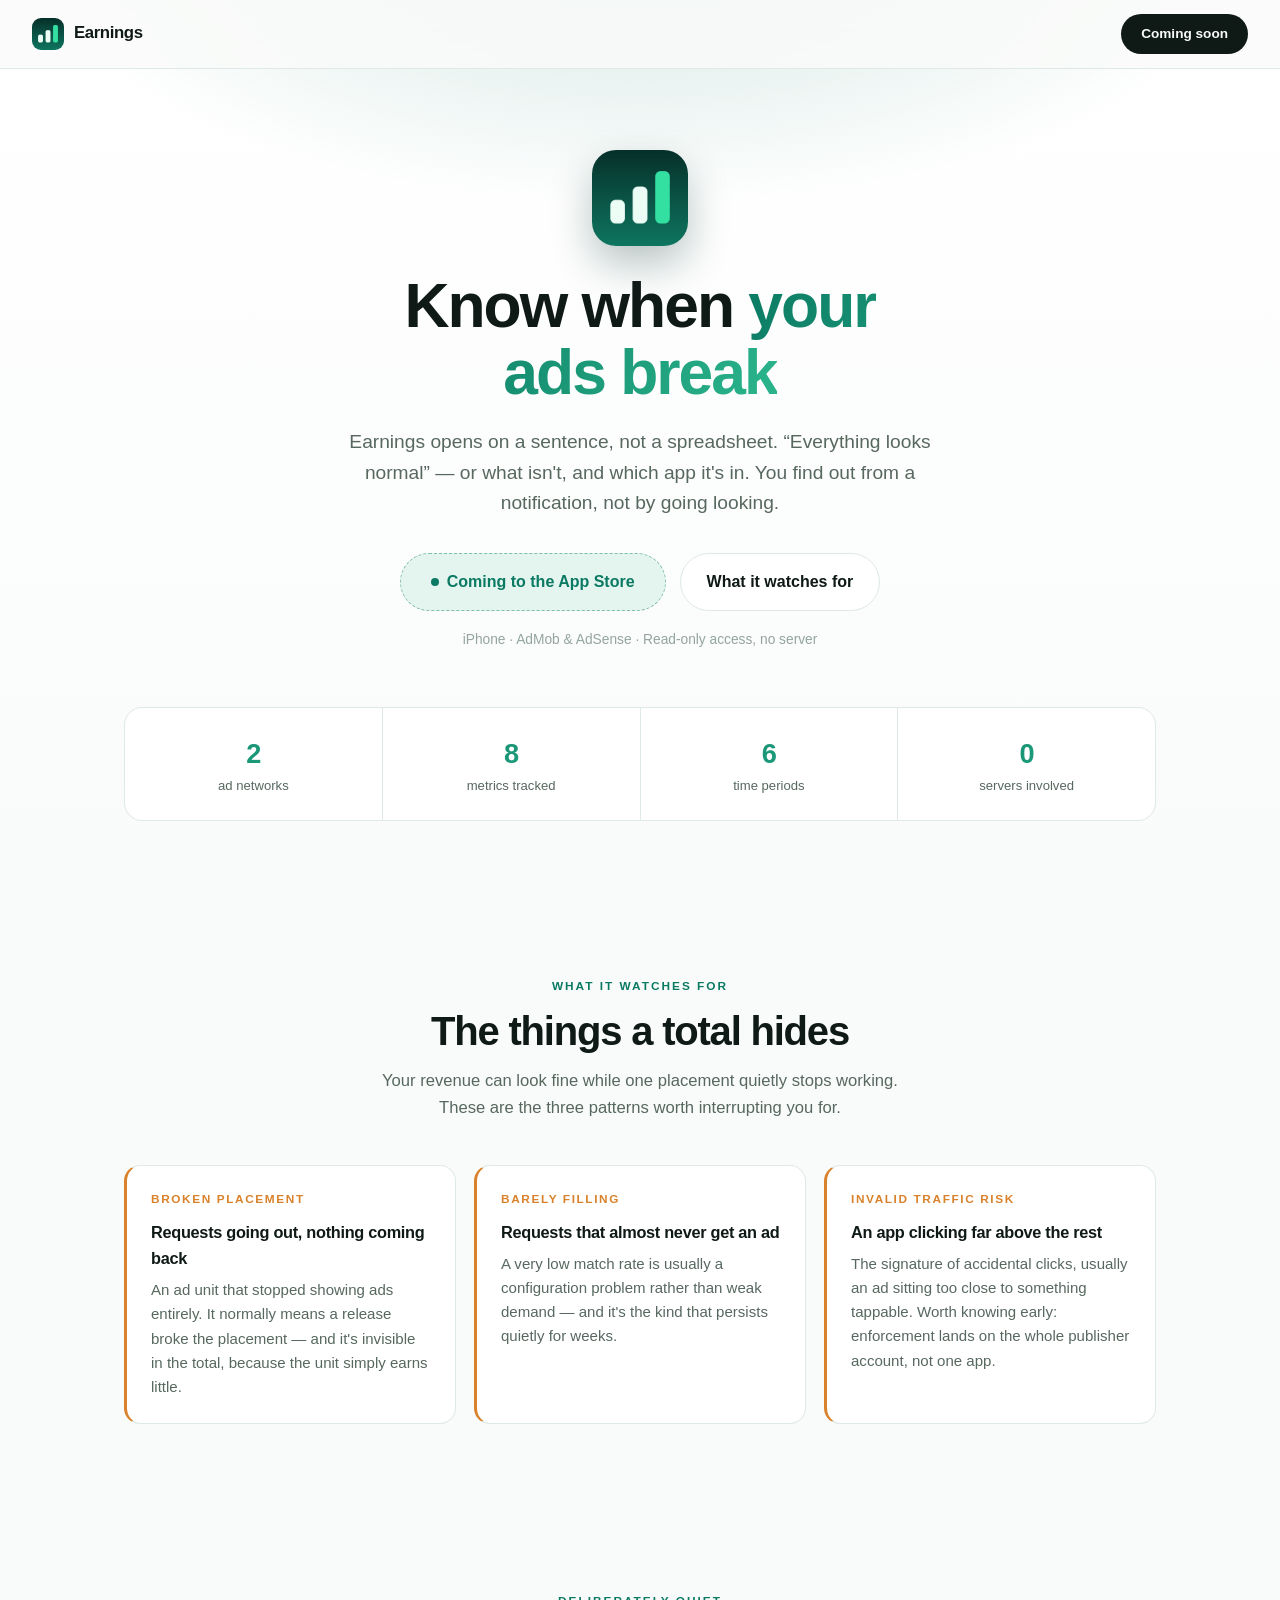
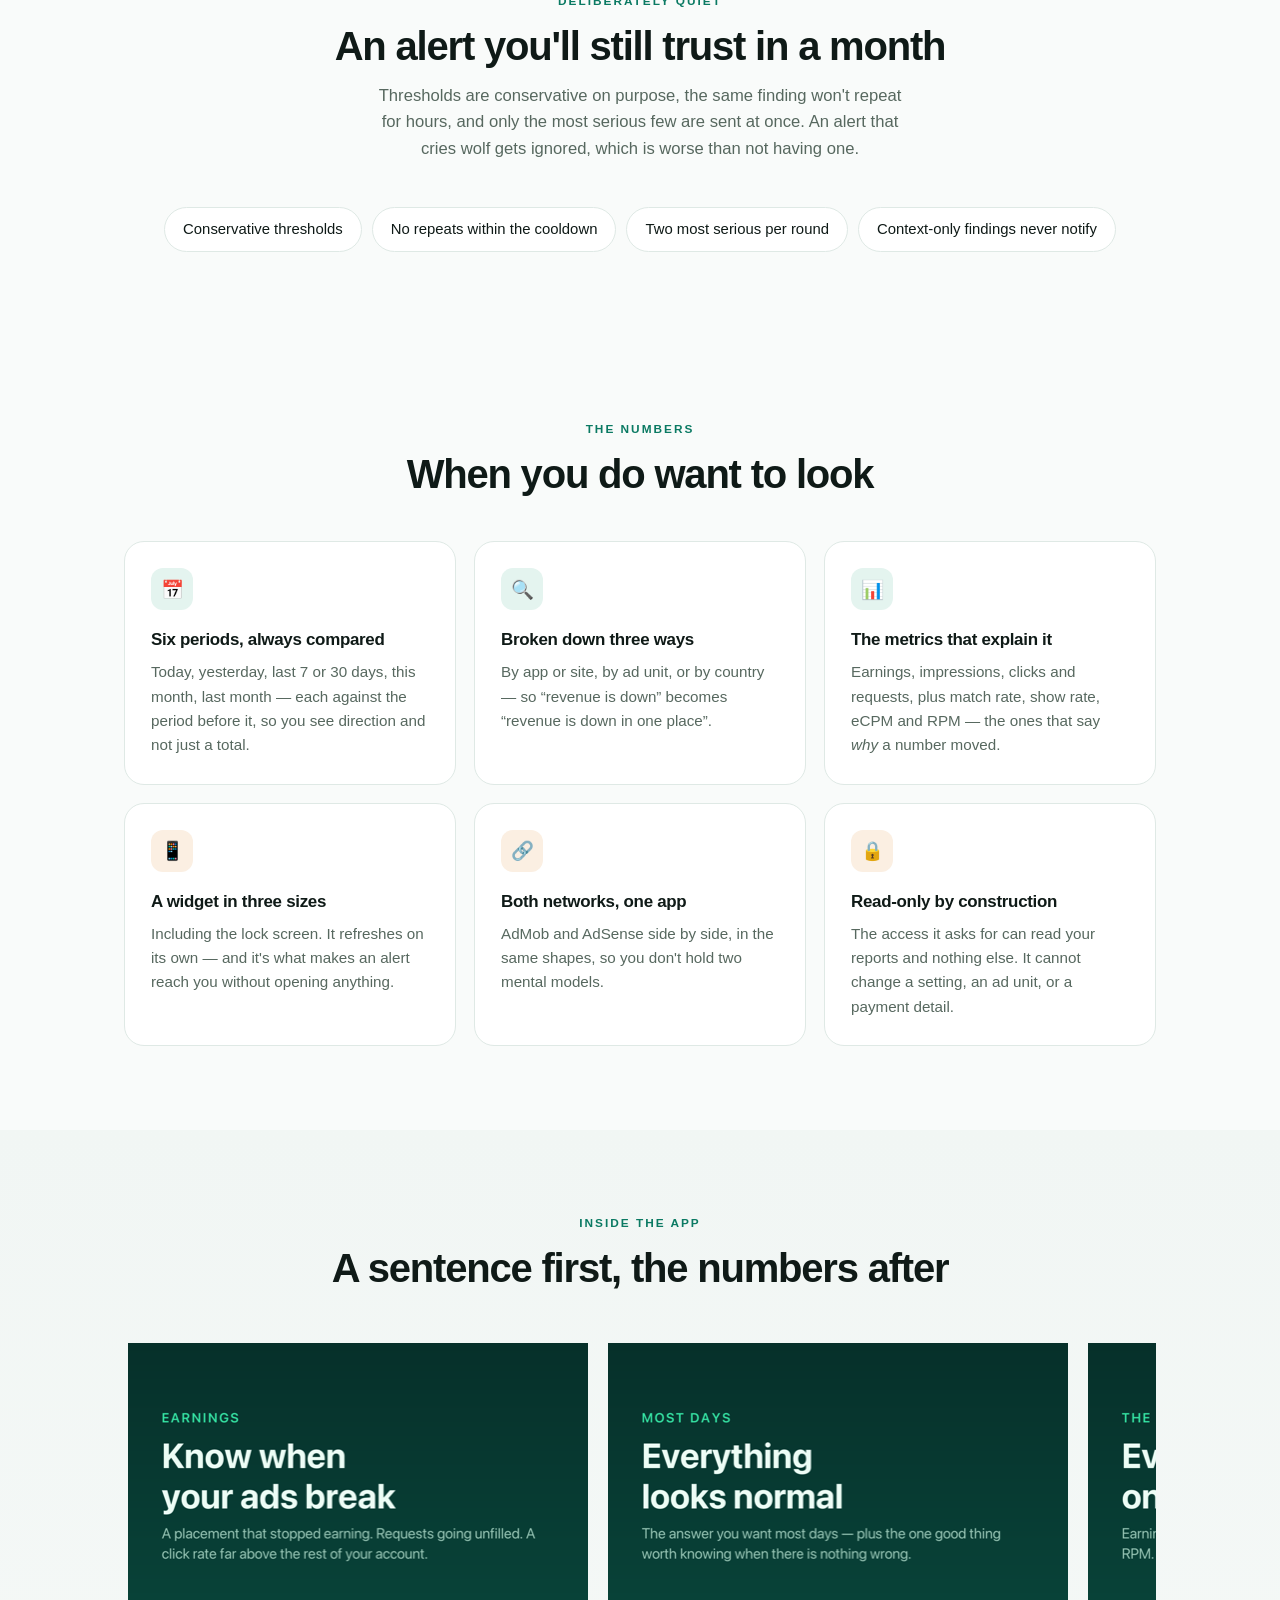
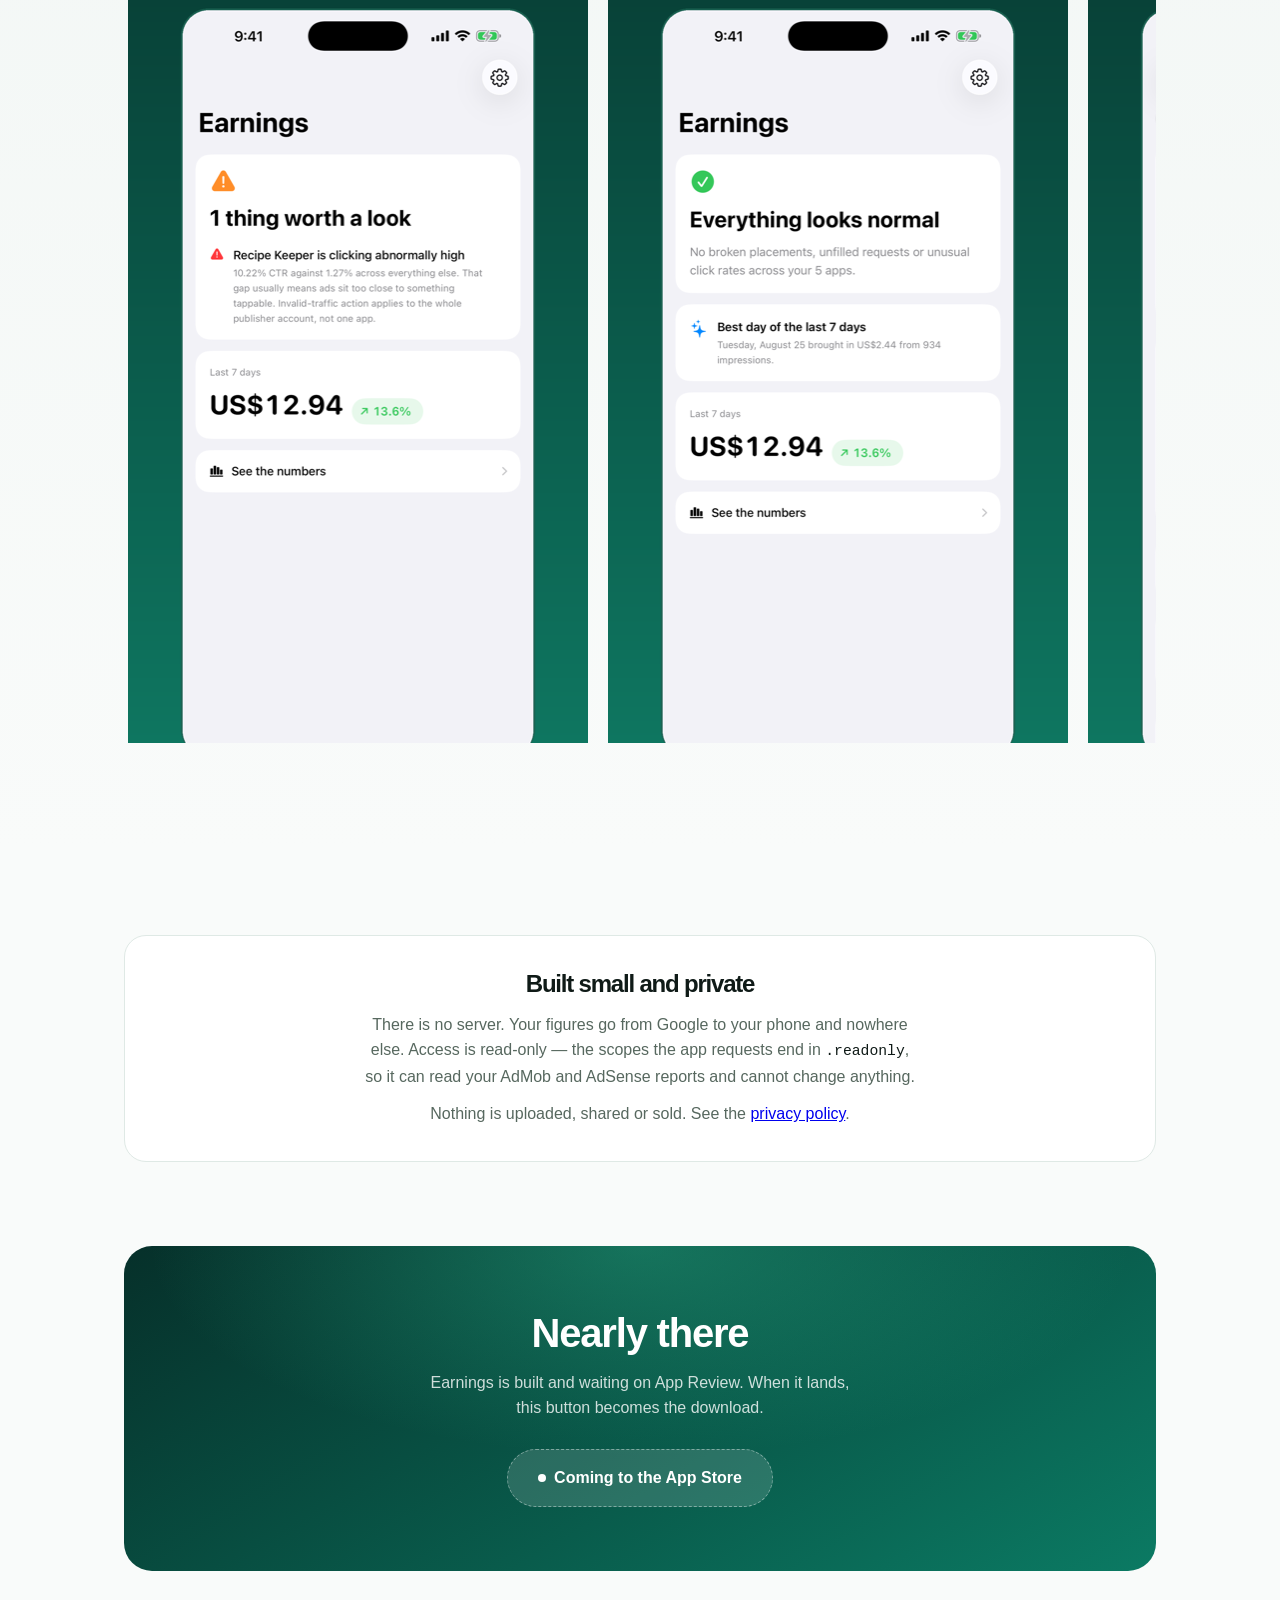
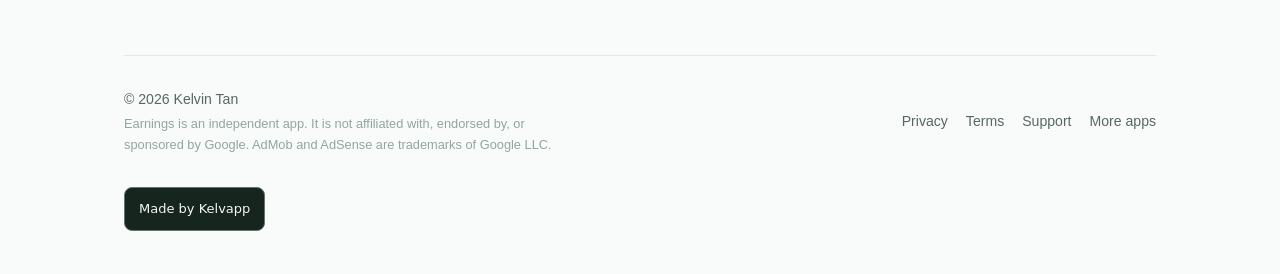
<file: earnings/index.html>
<!doctype html>
<html lang="en">
<head>
<meta charset="utf-8">
<meta name="viewport" content="width=device-width, initial-scale=1, viewport-fit=cover">
<title>Earnings — AdMob &amp; AdSense on your phone</title>
<meta name="description" content="Your ad revenue at a glance, and an alert the moment a placement stops earning.">
<meta name="theme-color" content="#06302A">
<link rel="icon" href="assets/favicon.png">
<link rel="apple-touch-icon" href="assets/favicon.png">
<meta property="og:type" content="website">
<meta property="og:url" content="https://zhiyao92.github.io/ios-apps/earnings/">
<meta property="og:title" content="Earnings — AdMob &amp; AdSense on your phone">
<meta property="og:description" content="Your ad revenue at a glance, and an alert the moment a placement stops earning.">
<link rel="canonical" href="https://zhiyao92.github.io/ios-apps/earnings/">
<style>
  *, *::before, *::after { box-sizing: border-box; margin: 0; padding: 0; }

  :root {
    --green: #0B7A63;
    --green-deep: #06302A;
    --green-bg: #E4F4EF;
    --mint: #2BB58C;
    --amber: #D9822B;
    --amber-bg: #FBEFE2;
    --bg: #F9FBFA;
    --surface: #FFFFFF;
    --surface2: #F1F6F4;
    --border: #DFE9E5;
    --text: #0F1A17;
    --muted: #57685F;
    --soft: #93A59D;
    --shadow: 6, 48, 42;
  }
  @media (prefers-color-scheme: dark) {
    :root {
      --green: #3FD0AE; --green-deep: #05221E; --green-bg: #12302A;
      --mint: #5FE0C0; --amber: #E8A85C; --amber-bg: #33260F;
      --bg: #08110F; --surface: #101D19; --surface2: #0C1714;
      --border: #1F332C; --text: #E9F2EE; --muted: #93A59D; --soft: #6A7D74;
      --shadow: 0, 0, 0;
    }
  }

  html { scroll-behavior: smooth; }
  body {
    font-family: -apple-system, BlinkMacSystemFont, "Segoe UI", Roboto, sans-serif;
    background: var(--bg); color: var(--text); line-height: 1.6;
    overflow-x: hidden; -webkit-font-smoothing: antialiased;
  }
  .wrap { max-width: 1080px; margin: 0 auto; padding: 0 24px; }
  img { max-width: 100%; }

  nav {
    position: fixed; top: 0; left: 0; right: 0; z-index: 100;
    display: flex; align-items: center; justify-content: space-between;
    padding: 14px 32px;
    background: color-mix(in srgb, var(--bg) 85%, transparent);
    backdrop-filter: blur(20px); border-bottom: 1px solid var(--border);
  }
  .nav-logo { display: flex; align-items: center; gap: 10px; text-decoration: none; }
  .nav-logo img { width: 32px; height: 32px; border-radius: 9px; }
  .nav-logo span { font-weight: 800; font-size: 1.05rem; color: var(--text); letter-spacing: -0.4px; }
  .nav-cta {
    background: var(--text); color: var(--bg); font-weight: 700; font-size: .85rem;
    padding: 9px 20px; border-radius: 100px; text-decoration: none;
    transition: opacity .2s, transform .2s;
  }
  .nav-cta:hover { opacity: .85; transform: scale(1.03); }

  .hero {
    padding: 150px 24px 72px; text-align: center;
    background:
      radial-gradient(900px 420px at 50% -10%, color-mix(in srgb, var(--green) 20%, transparent), transparent 70%),
      linear-gradient(180deg, var(--surface) 0%, var(--bg) 100%);
  }
  .hero-icon { width: 96px; height: 96px; border-radius: 24px; margin: 0 auto 26px; display: block; box-shadow: 0 18px 40px rgba(var(--shadow), .28); }
  .hero h1 { font-size: clamp(2.3rem, 6vw, 3.9rem); line-height: 1.08; letter-spacing: -2px; font-weight: 800; max-width: 15ch; margin: 0 auto 20px; }
  .hero h1 em {
    font-style: normal;
    background: linear-gradient(120deg, var(--green), var(--mint));
    -webkit-background-clip: text; background-clip: text; color: transparent;
  }
  .hero p.sub { font-size: clamp(1.02rem, 2.2vw, 1.2rem); color: var(--muted); max-width: 56ch; margin: 0 auto 34px; }
  .cta-row { display: flex; gap: 14px; justify-content: center; flex-wrap: wrap; }
  .btn-ghost {
    display: inline-flex; align-items: center; color: var(--text); font-weight: 600;
    font-size: 1rem; padding: 15px 26px; border-radius: 100px; text-decoration: none;
    border: 1px solid var(--border); background: var(--surface); transition: border-color .2s;
  }
  .btn-ghost:hover { border-color: var(--soft); }
  .soon-pill {
    display: inline-flex; align-items: center; gap: 8px;
    background: var(--green-bg); color: var(--green); font-weight: 700; font-size: 1rem;
    padding: 15px 30px; border-radius: 100px;
    border: 1px dashed color-mix(in srgb, var(--green) 45%, transparent);
  }
  .soon-pill .dot { width: 8px; height: 8px; border-radius: 50%; background: var(--green); animation: pulse 2s ease-in-out infinite; }
  @keyframes pulse { 0%,100% { opacity: 1; transform: scale(1); } 50% { opacity: .4; transform: scale(.8); } }
  @media (prefers-reduced-motion: reduce) { .soon-pill .dot { animation: none; } }
  .hero-note { margin-top: 18px; font-size: .86rem; color: var(--soft); }

  .stats { display: grid; grid-template-columns: repeat(4, 1fr); gap: 1px; background: var(--border); border: 1px solid var(--border); border-radius: 18px; overflow: hidden; margin: 56px auto 0; }
  .stat { background: var(--surface); padding: 24px 16px; text-align: center; }
  .stat .n { font-size: 1.7rem; font-weight: 800; letter-spacing: -1px; background: linear-gradient(120deg, var(--green), var(--mint)); -webkit-background-clip: text; background-clip: text; color: transparent; }
  .stat .l { font-size: .82rem; color: var(--muted); }

  section { padding: 84px 0; }
  .eyebrow { text-transform: uppercase; letter-spacing: 2px; font-size: .74rem; font-weight: 800; color: var(--green); margin-bottom: 12px; }
  h2 { font-size: clamp(1.7rem, 4vw, 2.5rem); line-height: 1.15; letter-spacing: -1.2px; font-weight: 800; margin-bottom: 14px; }
  .lede { color: var(--muted); max-width: 58ch; font-size: 1.04rem; }
  .section-head { margin-bottom: 44px; }
  .section-head.center { text-align: center; }
  .section-head.center .lede { margin: 0 auto; }

  .alerts { display: grid; grid-template-columns: repeat(auto-fit, minmax(260px, 1fr)); gap: 18px; }
  .alert { background: var(--surface); border: 1px solid var(--border); border-left: 3px solid var(--amber); border-radius: 16px; padding: 24px; }
  .alert .tagline { font-size: .74rem; font-weight: 800; text-transform: uppercase; letter-spacing: 1.6px; color: var(--amber); margin-bottom: 10px; }
  .alert h3 { font-size: 1.02rem; font-weight: 750; margin-bottom: 7px; letter-spacing: -.3px; }
  .alert p { color: var(--muted); font-size: .94rem; }

  .grid { display: grid; grid-template-columns: repeat(auto-fit, minmax(260px, 1fr)); gap: 18px; }
  .card { background: var(--surface); border: 1px solid var(--border); border-radius: 20px; padding: 26px; }
  .card .ico { width: 42px; height: 42px; border-radius: 12px; margin-bottom: 16px; display: grid; place-items: center; font-size: 1.15rem; background: var(--green-bg); }
  .card.amber .ico { background: var(--amber-bg); }
  .card h3 { font-size: 1.06rem; font-weight: 750; margin-bottom: 7px; letter-spacing: -.3px; }
  .card p { color: var(--muted); font-size: .95rem; }

  .chips { display: flex; flex-wrap: wrap; gap: 10px; justify-content: center; }
  .chip { background: var(--surface); border: 1px solid var(--border); border-radius: 100px; padding: 10px 18px; font-size: .93rem; color: var(--text); }

  .screens { background: linear-gradient(180deg, var(--surface2), var(--bg)); }
  .shots { display: flex; gap: 20px; overflow-x: auto; padding: 8px 4px 24px; scroll-snap-type: x mandatory; }
  .shot { flex: 0 0 260px; scroll-snap-align: center; }
  .shot img { width: 100%; border-radius: 22px; display: block; box-shadow: 0 16px 40px rgba(var(--shadow), .18); }

  .privacy { background: var(--surface); border: 1px solid var(--border); border-radius: 22px; padding: 34px; text-align: center; }
  .privacy h2 { font-size: 1.5rem; }
  .privacy p { color: var(--muted); max-width: 62ch; margin: 0 auto; }
  .privacy p + p { margin-top: 12px; }
  .mono { font-family: ui-monospace, SFMono-Regular, Menlo, monospace; font-size: .92em; color: var(--text); }

  .final {
    text-align: center; color: #fff;
    background:
      radial-gradient(700px 300px at 50% 0%, color-mix(in srgb, var(--mint) 40%, transparent), transparent 70%),
      linear-gradient(150deg, var(--green-deep), var(--green));
    border-radius: 28px; padding: 64px 28px; margin: 0 0 84px;
  }
  .final h2 { color: #fff; }
  .final p { color: rgba(255,255,255,.8); max-width: 48ch; margin: 0 auto 28px; }
  .final .soon-pill { background: rgba(255,255,255,.14); color: #fff; border-color: rgba(255,255,255,.4); }
  .final .soon-pill .dot { background: #fff; }

  footer { border-top: 1px solid var(--border); padding: 32px 0 44px; font-size: .88rem; color: var(--muted); display: flex; flex-wrap: wrap; gap: 16px; justify-content: space-between; align-items: center; }
  footer a { color: var(--muted); text-decoration: none; }
  footer a:hover { color: var(--text); }
  .foot-links { display: flex; gap: 18px; flex-wrap: wrap; }
  .legal { font-size: .8rem; color: var(--soft); max-width: 62ch; margin-top: 4px; }

  @media (max-width: 720px) {
    nav { padding: 12px 18px; }
    .stats { grid-template-columns: repeat(2, 1fr); }
    section { padding: 60px 0; }
    .final { border-radius: 22px; padding: 48px 22px; }
  }
</style>

<style id="kelvapp-maker-style">.kelvapp-maker-wrap{flex-basis:100%;width:100%;margin:16px 0 0}.kelvapp-maker{display:inline-flex!important;align-items:center;justify-content:center;min-height:44px;box-sizing:border-box;padding:8px 14px;border:1px solid #62766a;border-radius:8px;background:#17251f;color:#f5f7ef!important;font:500 13px/1.4 system-ui,sans-serif!important;text-decoration:none!important;letter-spacing:normal}.kelvapp-maker:hover{background:#283e32}.kelvapp-maker:focus-visible{outline:3px solid #8cbf74;outline-offset:3px}</style>
</head>
<body>

<nav>
  <a class="nav-logo" href="#top"><img src="assets/app-icon.png" alt=""><span>Earnings</span></a>
  <a class="nav-cta" href="#coming">Coming soon</a>
</nav>

<header class="hero" id="top">
  <img class="hero-icon" src="assets/app-icon.png" alt="Earnings app icon">
  <h1>Know when <em>your ads break</em></h1>
  <p class="sub">Earnings opens on a sentence, not a spreadsheet. “Everything looks normal” — or what isn't, and which app it's in. You find out from a notification, not by going looking.</p>
  <div class="cta-row">
    <span class="soon-pill"><span class="dot"></span>Coming to the App Store</span>
    <a class="btn-ghost" href="#watches">What it watches for</a>
  </div>
  <p class="hero-note">iPhone · AdMob &amp; AdSense · Read-only access, no server</p>

  <div class="wrap">
    <div class="stats">
      <div class="stat"><div class="n">2</div><div class="l">ad networks</div></div>
      <div class="stat"><div class="n">8</div><div class="l">metrics tracked</div></div>
      <div class="stat"><div class="n">6</div><div class="l">time periods</div></div>
      <div class="stat"><div class="n">0</div><div class="l">servers involved</div></div>
    </div>
  </div>
</header>

<section id="watches">
  <div class="wrap">
    <div class="section-head center">
      <p class="eyebrow">What it watches for</p>
      <h2>The things a total hides</h2>
      <p class="lede">Your revenue can look fine while one placement quietly stops working. These are the three patterns worth interrupting you for.</p>
    </div>
    <div class="alerts">
      <div class="alert">
        <div class="tagline">Broken placement</div>
        <h3>Requests going out, nothing coming back</h3>
        <p>An ad unit that stopped showing ads entirely. It normally means a release broke the placement — and it's invisible in the total, because the unit simply earns little.</p>
      </div>
      <div class="alert">
        <div class="tagline">Barely filling</div>
        <h3>Requests that almost never get an ad</h3>
        <p>A very low match rate is usually a configuration problem rather than weak demand — and it's the kind that persists quietly for weeks.</p>
      </div>
      <div class="alert">
        <div class="tagline">Invalid traffic risk</div>
        <h3>An app clicking far above the rest</h3>
        <p>The signature of accidental clicks, usually an ad sitting too close to something tappable. Worth knowing early: enforcement lands on the whole publisher account, not one app.</p>
      </div>
    </div>
  </div>
</section>

<section>
  <div class="wrap">
    <div class="section-head center">
      <p class="eyebrow">Deliberately quiet</p>
      <h2>An alert you'll still trust in a month</h2>
      <p class="lede">Thresholds are conservative on purpose, the same finding won't repeat for hours, and only the most serious few are sent at once. An alert that cries wolf gets ignored, which is worse than not having one.</p>
    </div>
    <div class="chips">
      <div class="chip">Conservative thresholds</div>
      <div class="chip">No repeats within the cooldown</div>
      <div class="chip">Two most serious per round</div>
      <div class="chip">Context-only findings never notify</div>
    </div>
  </div>
</section>

<section>
  <div class="wrap">
    <div class="section-head center">
      <p class="eyebrow">The numbers</p>
      <h2>When you do want to look</h2>
    </div>
    <div class="grid">
      <div class="card">
        <div class="ico">📅</div>
        <h3>Six periods, always compared</h3>
        <p>Today, yesterday, last 7 or 30 days, this month, last month — each against the period before it, so you see direction and not just a total.</p>
      </div>
      <div class="card">
        <div class="ico">🔍</div>
        <h3>Broken down three ways</h3>
        <p>By app or site, by ad unit, or by country — so “revenue is down” becomes “revenue is down in one place”.</p>
      </div>
      <div class="card">
        <div class="ico">📊</div>
        <h3>The metrics that explain it</h3>
        <p>Earnings, impressions, clicks and requests, plus match rate, show rate, eCPM and RPM — the ones that say <em>why</em> a number moved.</p>
      </div>
      <div class="card amber">
        <div class="ico">📱</div>
        <h3>A widget in three sizes</h3>
        <p>Including the lock screen. It refreshes on its own — and it's what makes an alert reach you without opening anything.</p>
      </div>
      <div class="card amber">
        <div class="ico">🔗</div>
        <h3>Both networks, one app</h3>
        <p>AdMob and AdSense side by side, in the same shapes, so you don't hold two mental models.</p>
      </div>
      <div class="card amber">
        <div class="ico">🔒</div>
        <h3>Read-only by construction</h3>
        <p>The access it asks for can read your reports and nothing else. It cannot change a setting, an ad unit, or a payment detail.</p>
      </div>
    </div>
  </div>
</section>

<section class="screens">
  <div class="wrap">
    <div class="section-head center">
      <p class="eyebrow">Inside the app</p>
      <h2>A sentence first, the numbers after</h2>
    </div>
    <div class="shots">
      <img src="screenshots/01_alert.png" alt="The home screen flagging one thing worth a look" class="shot" loading="lazy">
      <img src="screenshots/02_clear.png" alt="The home screen when everything looks normal" class="shot" loading="lazy">
      <img src="screenshots/03_numbers.png" alt="Earnings figures compared against the previous period" class="shot" loading="lazy">
      <img src="screenshots/04_breakdown.png" alt="Revenue broken down by app" class="shot" loading="lazy">
      <img src="screenshots/05_detail.png" alt="Detail for a single app" class="shot" loading="lazy">
      <img src="screenshots/06_widget.png" alt="The Home Screen and lock screen widgets" class="shot" loading="lazy">
    </div>
  </div>
</section>

<section>
  <div class="wrap">
    <div class="privacy">
      <h2>Built small and private</h2>
      <p>There is no server. Your figures go from Google to your phone and nowhere else. Access is read-only — the scopes the app requests end in <span class="mono">.readonly</span>, so it can read your AdMob and AdSense reports and cannot change anything.</p>
      <p>Nothing is uploaded, shared or sold. See the <a href="privacy.html">privacy policy</a>.</p>
    </div>
  </div>
</section>

<div class="wrap">
  <div class="final" id="coming">
    <h2>Nearly there</h2>
    <p>Earnings is built and waiting on App Review. When it lands, this button becomes the download.</p>
    <span class="soon-pill"><span class="dot"></span>Coming to the App Store</span>
  </div>
</div>

<div class="wrap">
  <footer>
    <div>
      <div>© 2026 Kelvin Tan</div>
      <p class="legal">Earnings is an independent app. It is not affiliated with, endorsed by, or sponsored by Google. AdMob and AdSense are trademarks of Google LLC.</p>
    </div>
    <div class="foot-links">
      <a href="privacy.html">Privacy</a>
      <a href="terms.html">Terms</a>
      <a href="mailto:kelvin.vins@gmail.com?subject=Earnings%20support">Support</a>
      <a href="../">More apps</a>
    </div>
  
<div class="kelvapp-maker-wrap"><a class="kelvapp-maker" href="https://kelvapp.com/">Made by Kelvapp</a></div>
</footer>
</div>

</body>
</html>
</file>
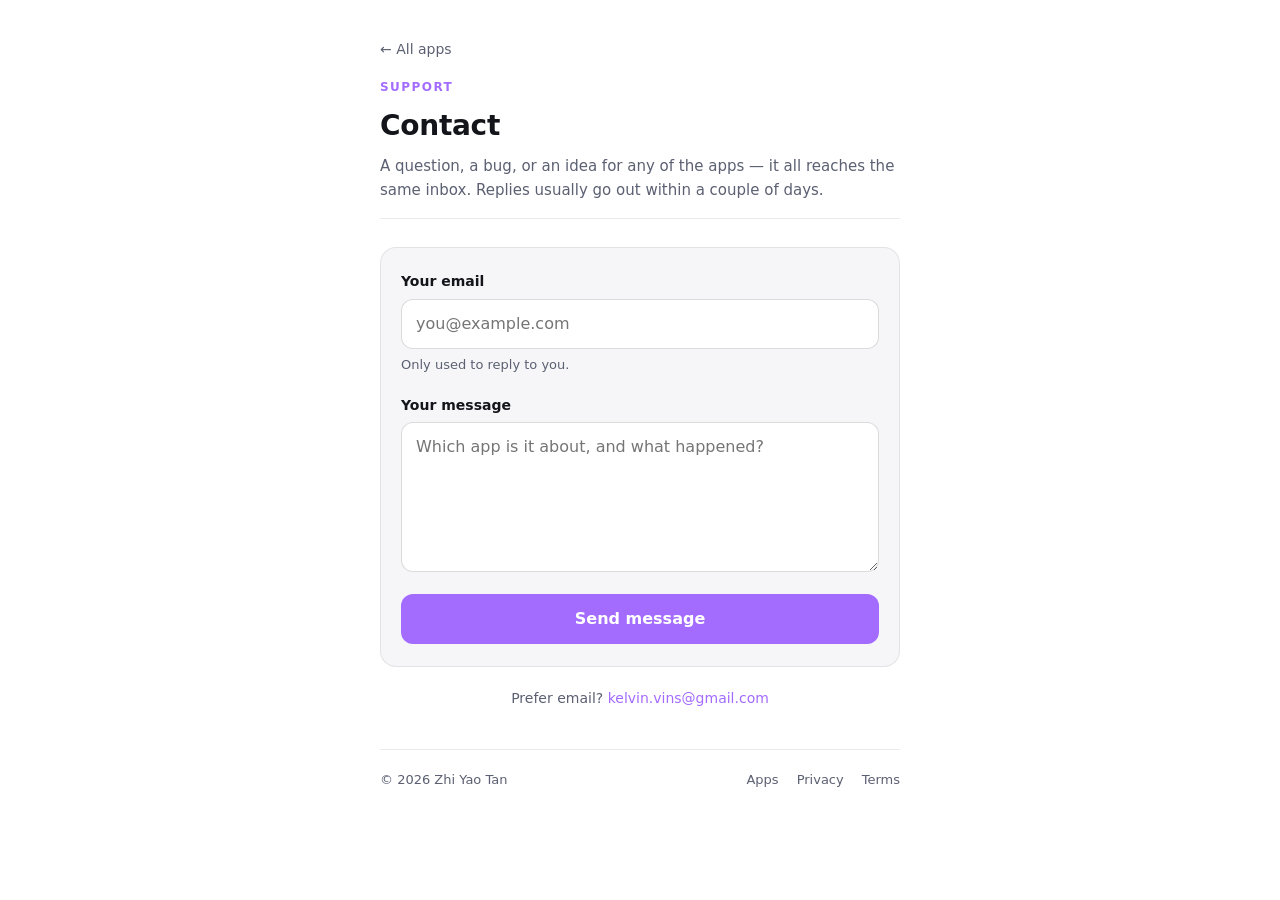
<file: contact-us.html>
<!DOCTYPE html>
<html lang="en">
<head>
<meta charset="UTF-8" />
<meta name="viewport" content="width=device-width, initial-scale=1, viewport-fit=cover" />
<title>Contact — Kelvin Tan</title>
<meta name="description" content="Questions, bug reports, or feedback about any of the apps — send a message and get a reply by email." />
<link rel="icon" href="favicon.png" />
<link rel="canonical" href="https://zhiyao92.github.io/ios-apps/contact-us.html" />
<style>
  :root {
    color-scheme: light dark;
    --bg: #ffffff;
    --surface: #f6f6f8;
    --text: #14151a;
    --text-secondary: #5b6072;
    --accent: #A36CFF;
    --border: rgba(0, 0, 0, 0.08);
    --border-strong: rgba(0, 0, 0, 0.14);
  }
  @media (prefers-color-scheme: dark) {
    :root {
      --bg: #0d0d12;
      --surface: #1a1b22;
      --text: #f3f4f8;
      --text-secondary: #9aa0b3;
      --border: rgba(255, 255, 255, 0.08);
      --border-strong: rgba(255, 255, 255, 0.16);
    }
  }
  * { box-sizing: border-box; }
  html { -webkit-text-size-adjust: 100%; }
  html, body {
    margin: 0;
    padding: 0;
    background: var(--bg);
    color: var(--text);
    font-family: -apple-system, BlinkMacSystemFont, "SF Pro Text", "Segoe UI", system-ui, sans-serif;
    font-size: 16px;
    line-height: 1.6;
    -webkit-font-smoothing: antialiased;
  }
  @media (prefers-reduced-motion: reduce) {
    * { animation-duration: 0.001ms !important; transition-duration: 0.001ms !important; }
  }
  main {
    max-width: 560px;
    margin: 0 auto;
    padding: 32px 20px 64px;
    padding-left: max(20px, env(safe-area-inset-left));
    padding-right: max(20px, env(safe-area-inset-right));
    padding-bottom: max(64px, env(safe-area-inset-bottom));
  }
  .back {
    display: inline-flex;
    align-items: center;
    gap: 6px;
    font-size: 14px;
    color: var(--text-secondary);
    text-decoration: none;
    padding: 6px 0;
  }
  .back:hover { color: var(--text); }
  header {
    border-bottom: 1px solid var(--border);
    padding-bottom: 16px;
    margin: 12px 0 28px;
  }
  header .eyebrow {
    text-transform: uppercase;
    letter-spacing: 0.12em;
    font-size: 12px;
    font-weight: 700;
    color: var(--accent);
  }
  h1 {
    margin: 6px 0 6px;
    font-size: 28px;
    font-weight: 800;
    letter-spacing: -0.01em;
  }
  header p {
    margin: 0;
    color: var(--text-secondary);
    font-size: 15px;
  }
  a { color: var(--accent); text-decoration: none; }
  a:hover { text-decoration: underline; }

  .card {
    background: var(--surface);
    border: 1px solid var(--border);
    border-radius: 16px;
    padding: 22px 20px;
  }
  .field { margin-bottom: 18px; }
  .field:last-of-type { margin-bottom: 22px; }
  label {
    display: block;
    margin-bottom: 6px;
    font-size: 14px;
    font-weight: 600;
    color: var(--text);
  }
  .hint {
    display: block;
    margin-top: 6px;
    font-size: 13px;
    color: var(--text-secondary);
  }
  input[type="email"], textarea {
    display: block;
    width: 100%;
    min-height: 46px;
    padding: 12px 14px;
    border: 1px solid var(--border-strong);
    border-radius: 12px;
    background: var(--bg);
    color: var(--text);
    /* 16px keeps iOS Safari from zooming the page on focus. */
    font-size: 16px;
    font-family: inherit;
    line-height: 1.5;
    transition: border-color 0.15s ease, box-shadow 0.15s ease;
  }
  input[type="email"]:focus, textarea:focus {
    outline: none;
    border-color: var(--accent);
    box-shadow: 0 0 0 3px rgba(163, 108, 255, 0.18);
  }
  textarea {
    resize: vertical;
    min-height: 150px;
  }
  .gotcha { position: absolute; left: -9999px; }

  button {
    display: block;
    width: 100%;
    min-height: 50px;
    padding: 13px 18px;
    border: none;
    border-radius: 12px;
    background: var(--accent);
    color: #ffffff;
    font-family: inherit;
    font-size: 16px;
    font-weight: 700;
    cursor: pointer;
    -webkit-appearance: none;
    transition: filter 0.15s ease;
  }
  button:hover { filter: brightness(1.08); }
  button:active { filter: brightness(0.94); }
  button[disabled] { opacity: 0.6; cursor: default; }

  .status {
    margin-top: 16px;
    border-radius: 12px;
    padding: 12px 14px;
    font-size: 14px;
    display: none;
  }
  .status.is-visible { display: block; }
  .status.ok {
    background: rgba(163, 108, 255, 0.12);
    border: 1px solid var(--accent);
    color: var(--text);
  }
  .status.err {
    background: var(--bg);
    border: 1px solid var(--border-strong);
    color: var(--text-secondary);
  }

  .alt {
    margin-top: 20px;
    font-size: 14px;
    color: var(--text-secondary);
    text-align: center;
  }
  footer {
    margin-top: 40px;
    padding-top: 20px;
    border-top: 1px solid var(--border);
    display: flex;
    justify-content: space-between;
    align-items: center;
    gap: 12px;
    flex-wrap: wrap;
    color: var(--text-secondary);
    font-size: 13px;
  }
  .footer-links { display: flex; gap: 18px; flex-wrap: wrap; }
  .footer-links a { color: var(--text-secondary); }
  .footer-links a:hover { color: var(--text); }

  @media (max-width: 480px) {
    main { padding-top: 24px; }
    h1 { font-size: 24px; }
    header p { font-size: 14.5px; }
    .card { padding: 18px 16px; border-radius: 14px; }
    textarea { min-height: 130px; }
    footer { justify-content: center; text-align: center; }
  }
</style>
</head>
<body>
<main>
  <a class="back" href="index.html" aria-label="Back to all apps">&larr; All apps</a>

  <header>
    <div class="eyebrow">Support</div>
    <h1>Contact</h1>
    <p>A question, a bug, or an idea for any of the apps &mdash; it all reaches the same inbox. Replies usually go out within a couple of days.</p>
  </header>

  <div class="card">
    <form id="contact-form" action="https://formspree.io/f/xvgprgld" method="POST">
      <div class="field">
        <label for="email">Your email</label>
        <input type="email" id="email" name="email" autocomplete="email" autocapitalize="off" autocorrect="off" spellcheck="false" inputmode="email" placeholder="you@example.com" required>
        <span class="hint">Only used to reply to you.</span>
      </div>

      <div class="field">
        <label for="message">Your message</label>
        <textarea id="message" name="message" placeholder="Which app is it about, and what happened?" required></textarea>
      </div>

      <input type="text" name="_gotcha" class="gotcha" tabindex="-1" autocomplete="off" aria-hidden="true">

      <button type="submit" id="submit-btn">Send message</button>
    </form>

    <div class="status ok" id="status-ok" role="status">
      <strong>Message sent.</strong> Thanks &mdash; a reply will come to the email you gave.
    </div>
    <div class="status err" id="status-err" role="alert">
      That didn&rsquo;t go through. Please email
      <a href="mailto:kelvin.vins@gmail.com">kelvin.vins@gmail.com</a> directly.
    </div>
  </div>

  <p class="alt">Prefer email? <a href="mailto:kelvin.vins@gmail.com">kelvin.vins@gmail.com</a></p>

  <footer>
    <div>&copy; 2026 Zhi Yao Tan</div>
    <nav class="footer-links">
      <a href="index.html">Apps</a>
      <a href="privacy-policy.html">Privacy</a>
      <a href="terms-and-condition.html">Terms</a>
    </nav>
  </footer>
</main>

<script>
  // Submits over fetch so the reply stays on this page. Without JS the form
  // still posts normally to Formspree and lands on their confirmation page.
  (function () {
    var form = document.getElementById('contact-form');
    var btn = document.getElementById('submit-btn');
    var ok = document.getElementById('status-ok');
    var err = document.getElementById('status-err');

    form.addEventListener('submit', function (e) {
      e.preventDefault();
      ok.classList.remove('is-visible');
      err.classList.remove('is-visible');
      btn.disabled = true;
      btn.textContent = 'Sending…';

      fetch(form.action, {
        method: 'POST',
        body: new FormData(form),
        headers: { Accept: 'application/json' }
      }).then(function (res) {
        if (!res.ok) throw new Error('bad status');
        form.style.display = 'none';
        ok.classList.add('is-visible');
      }).catch(function () {
        err.classList.add('is-visible');
        btn.disabled = false;
        btn.textContent = 'Send message';
      });
    });
  })();
</script>
</body>
</html>
</file>
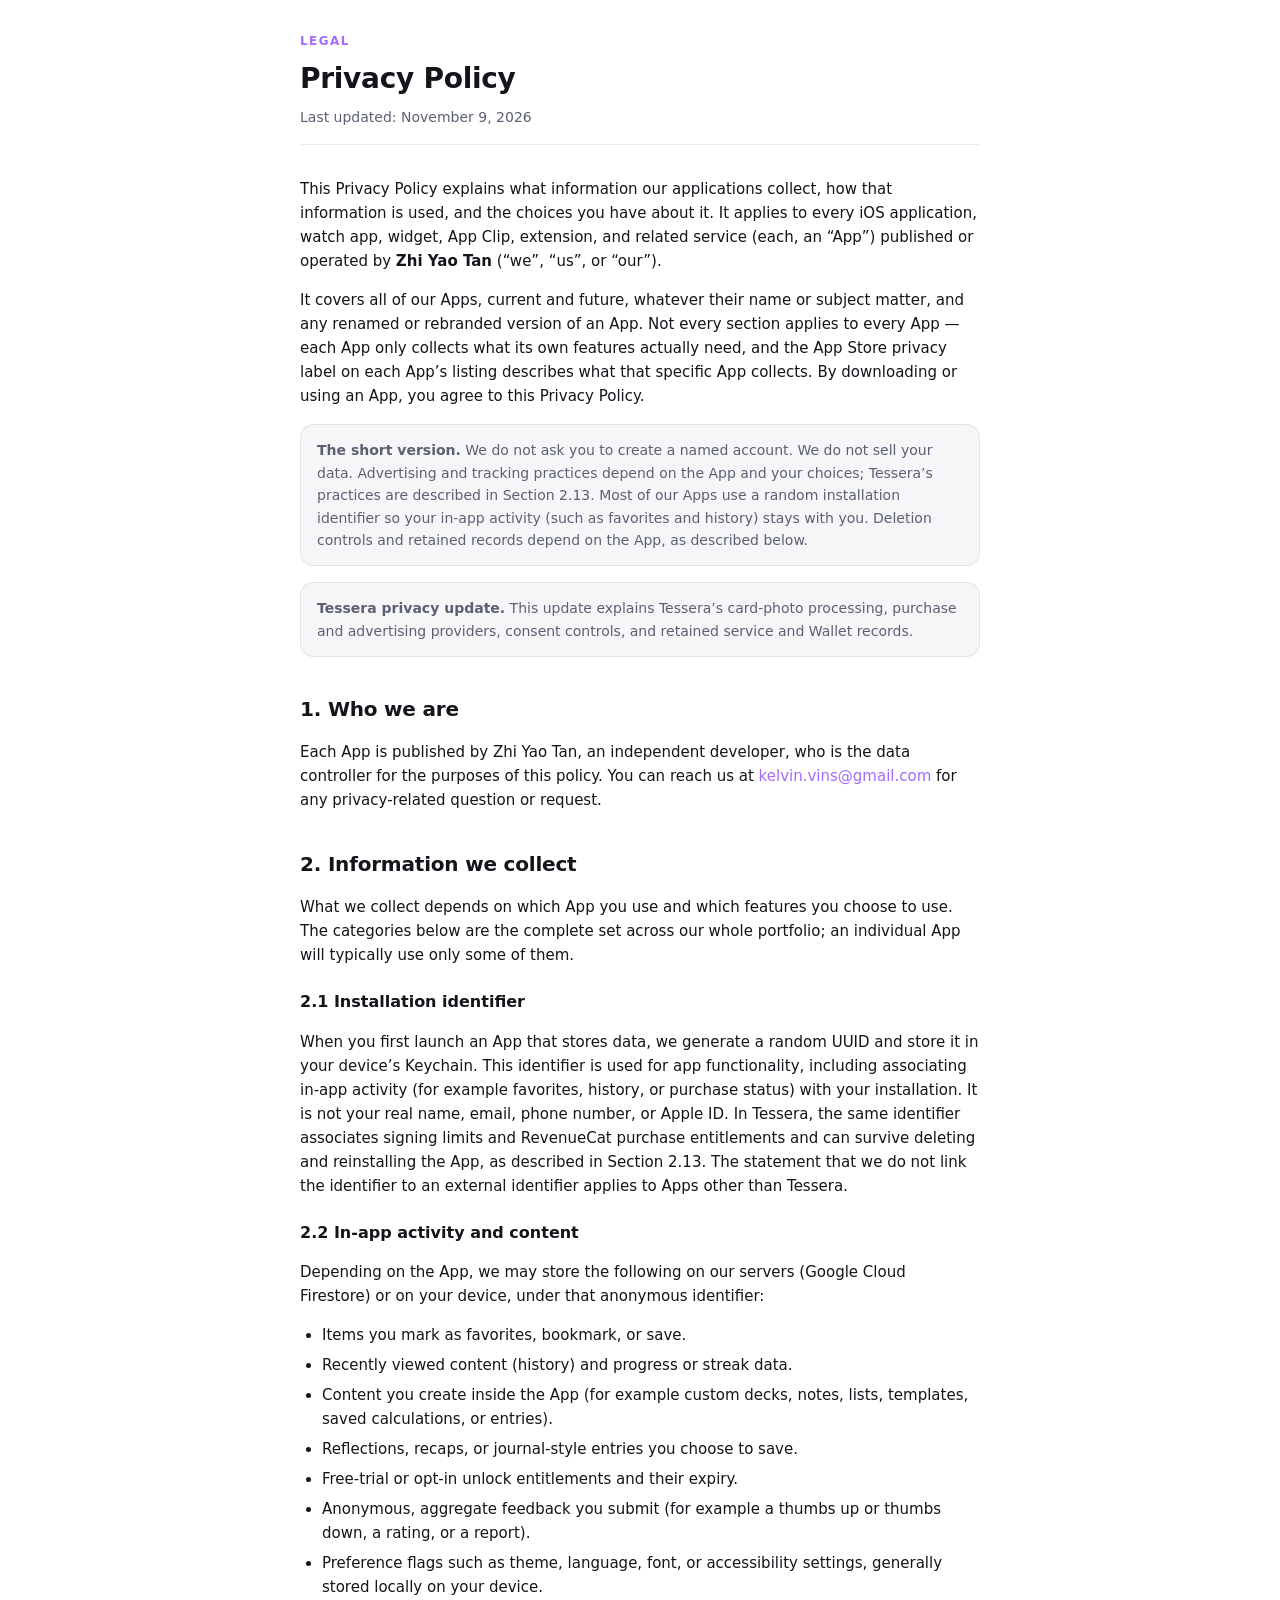
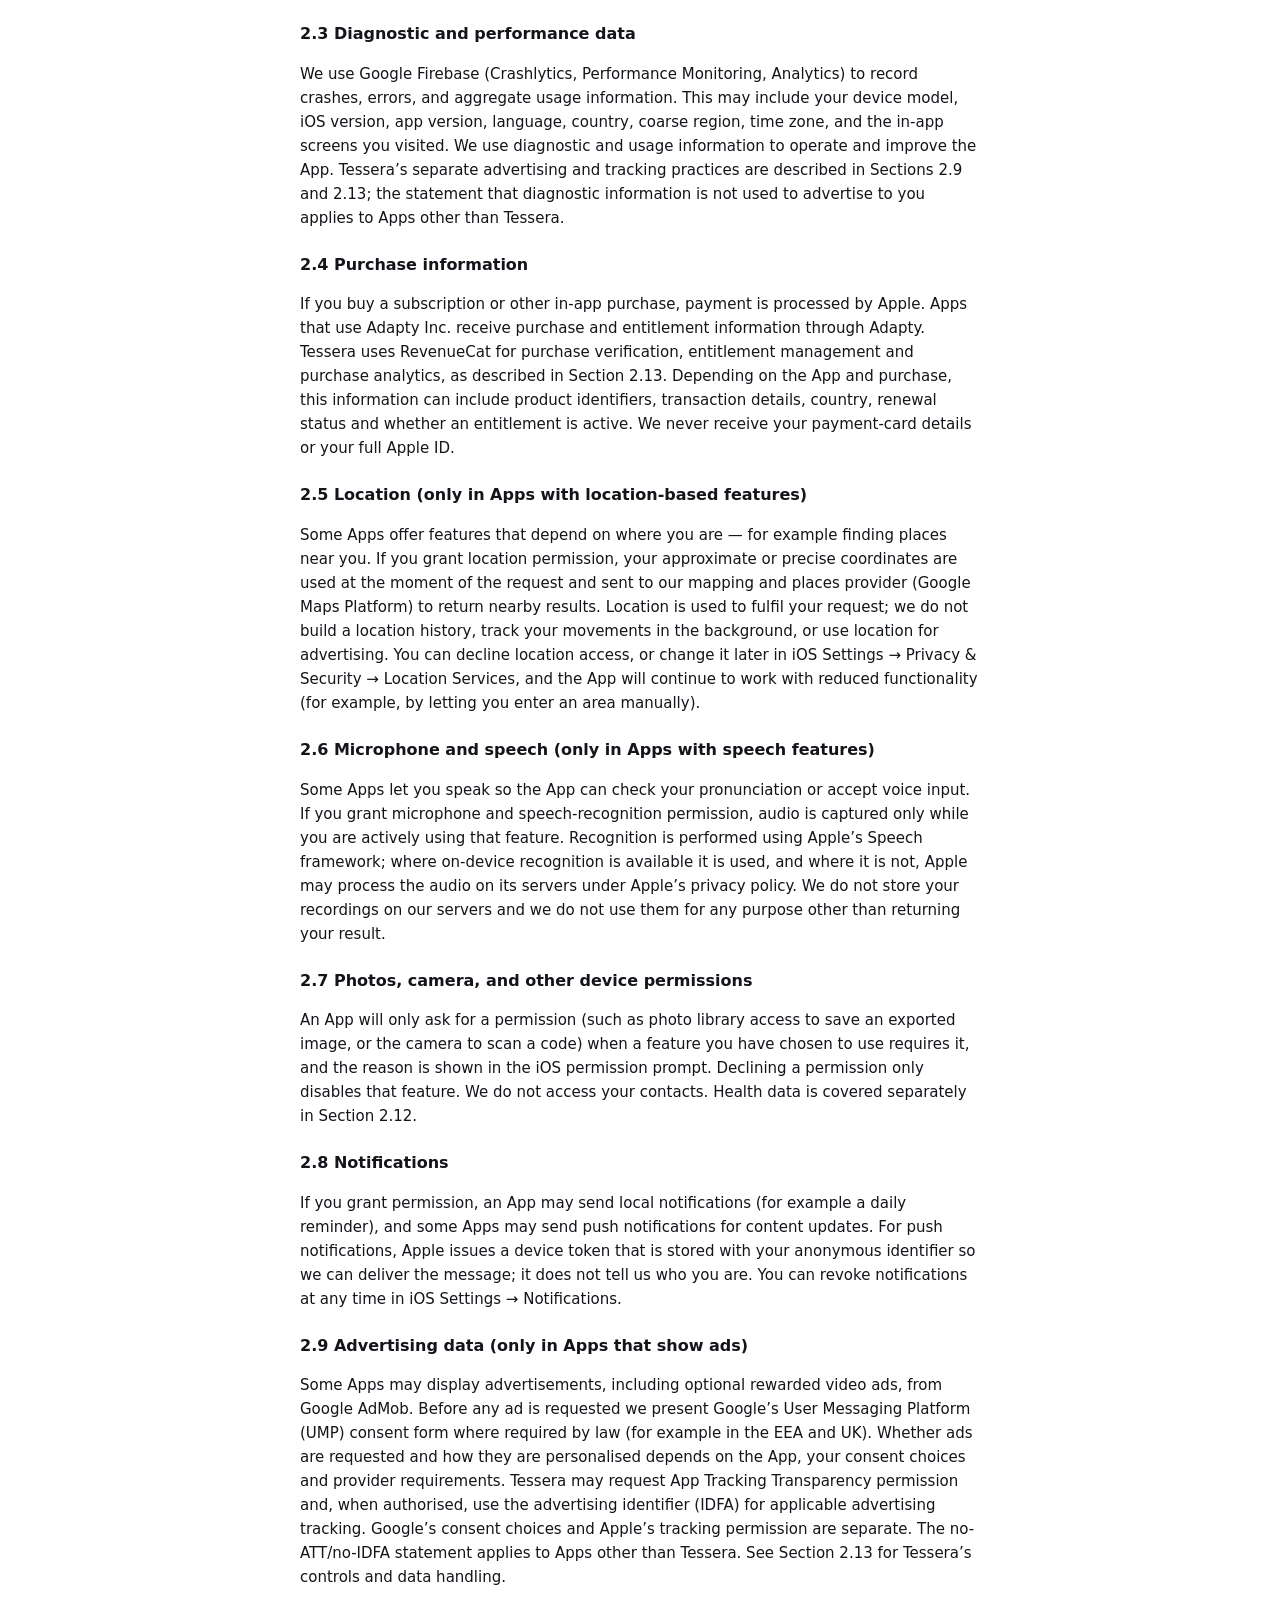
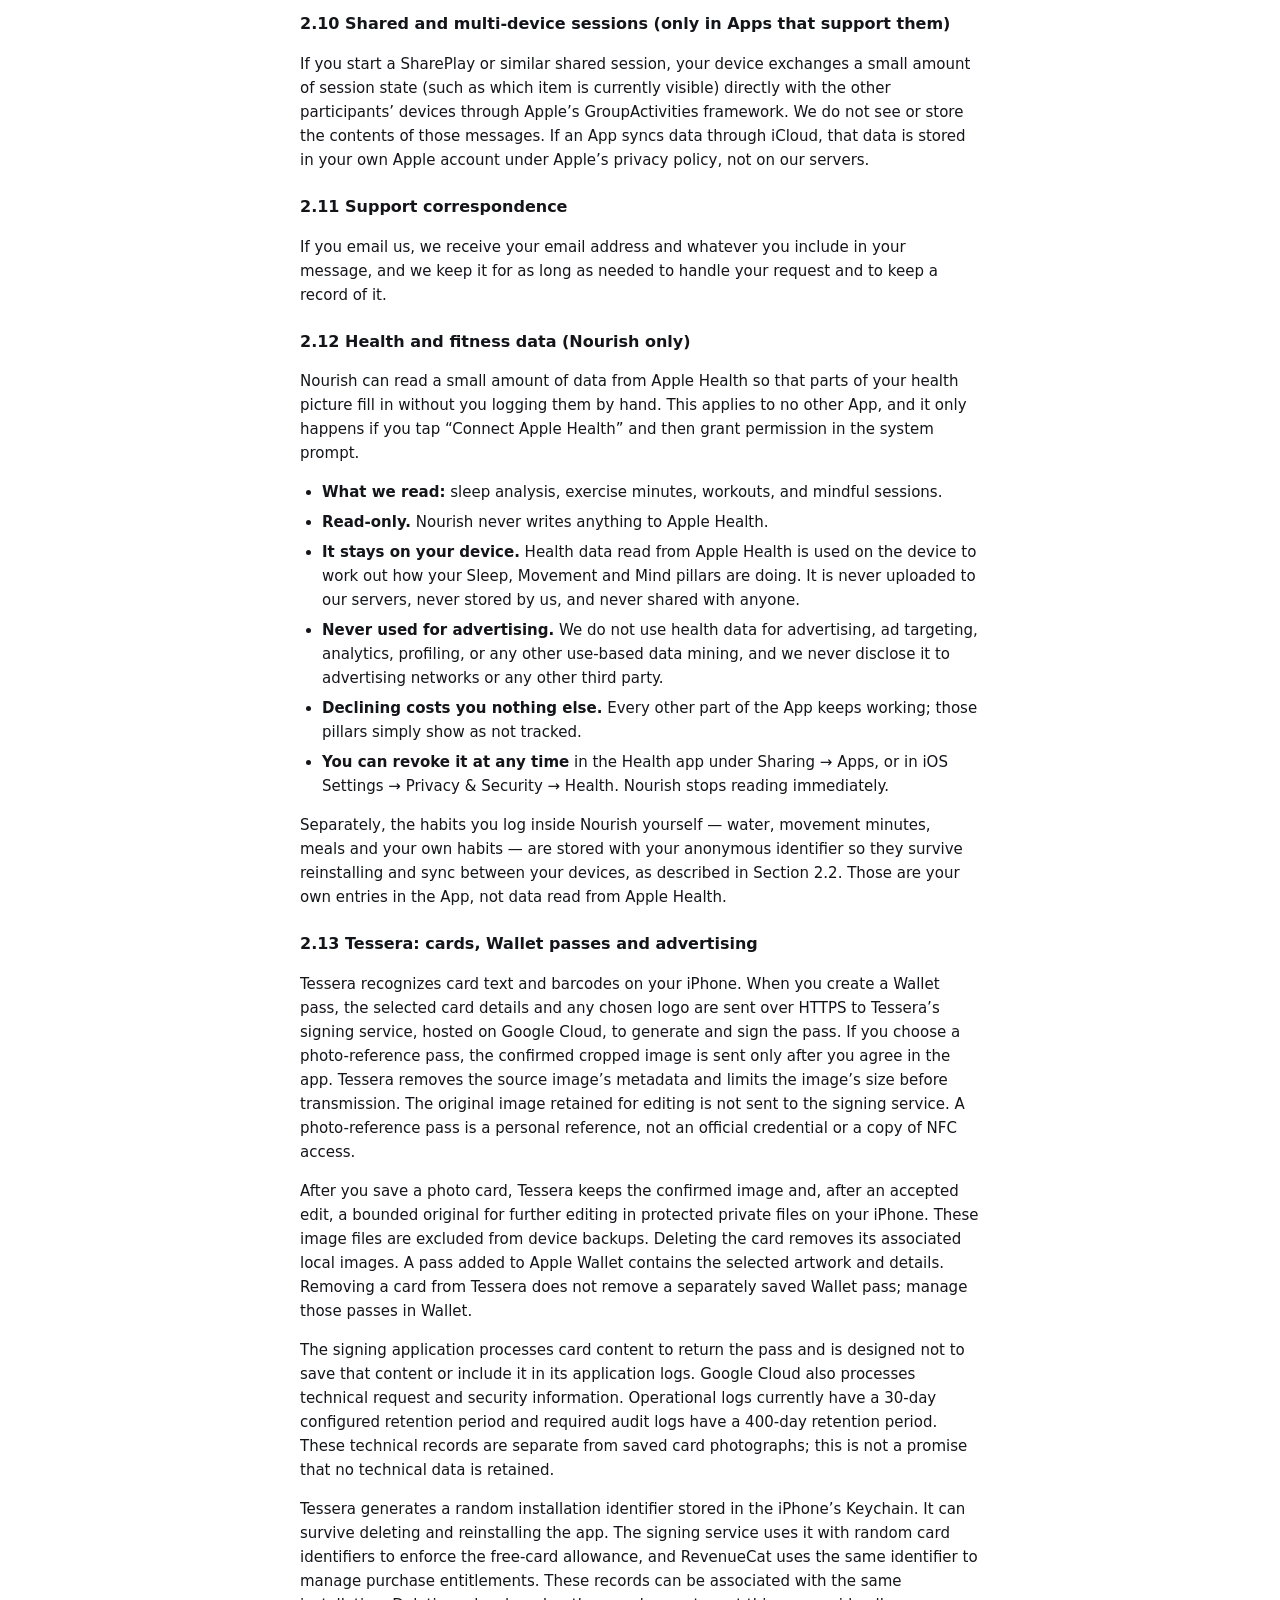
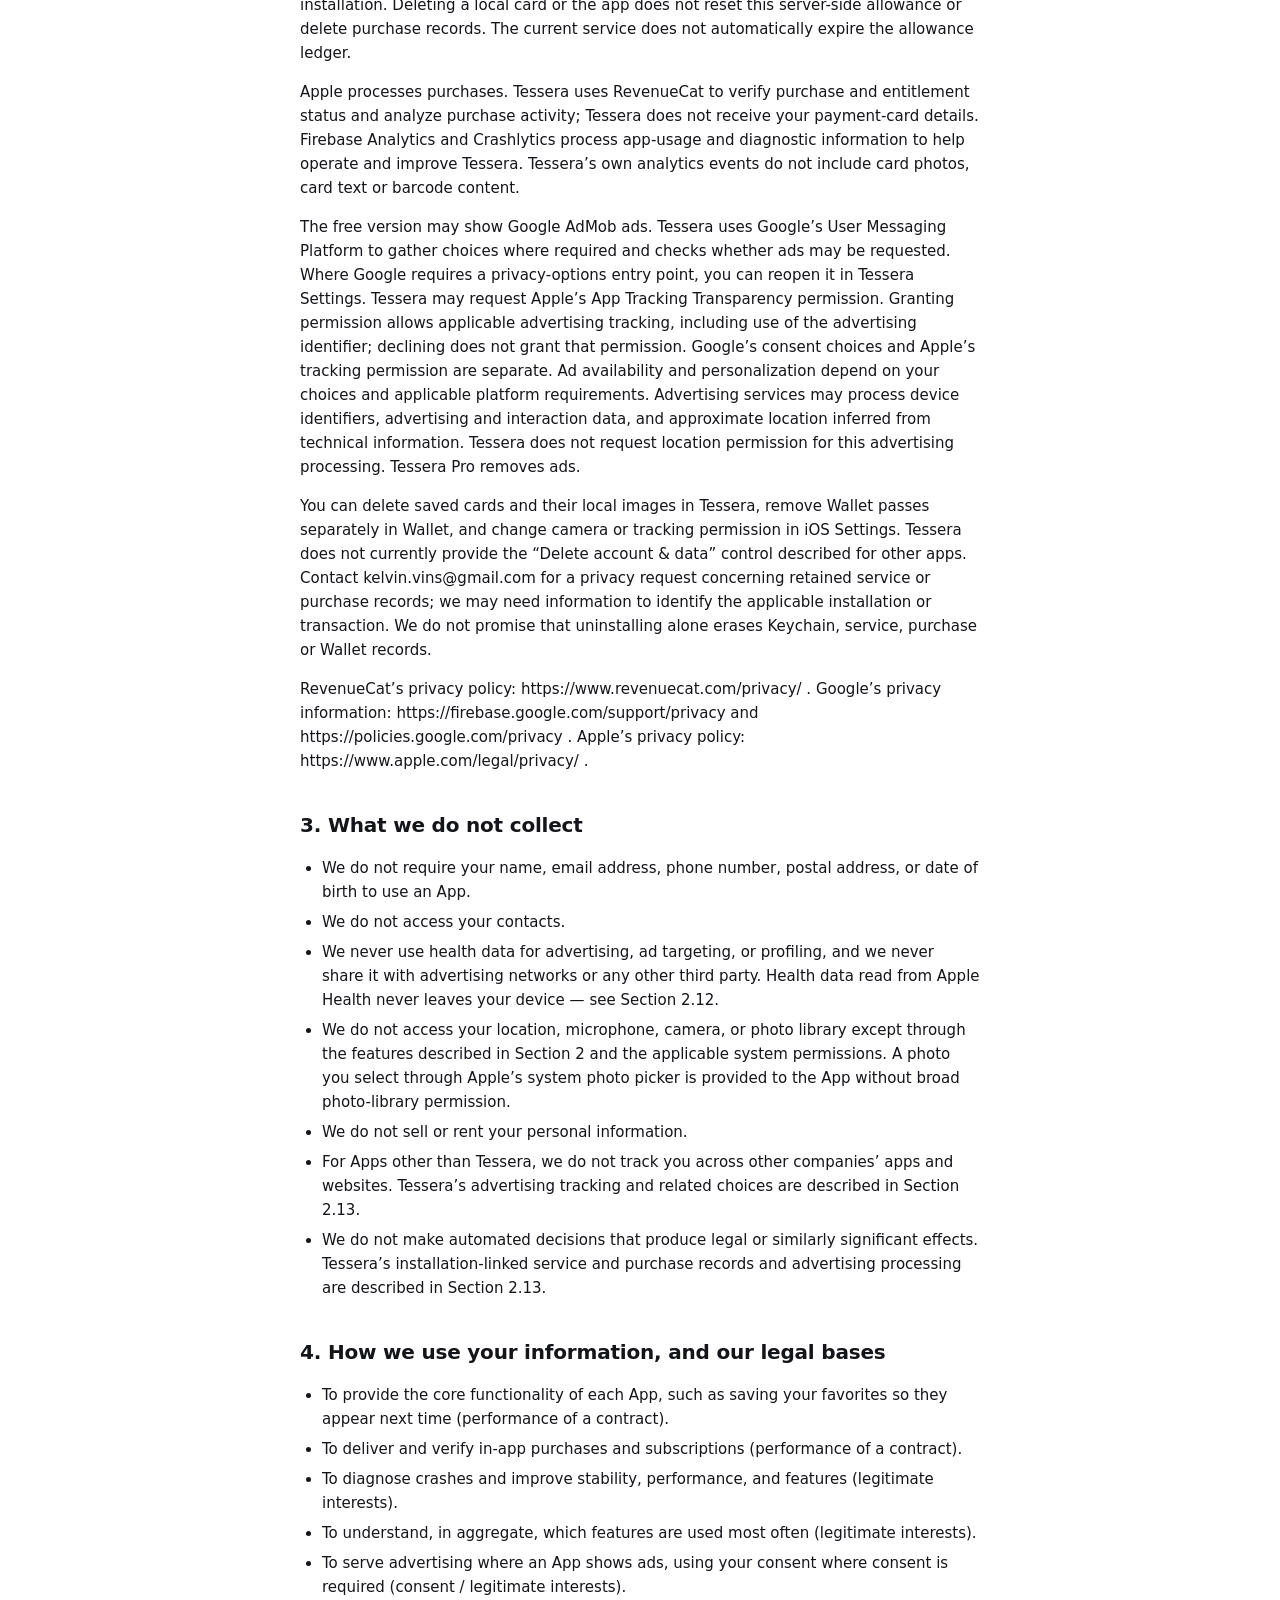
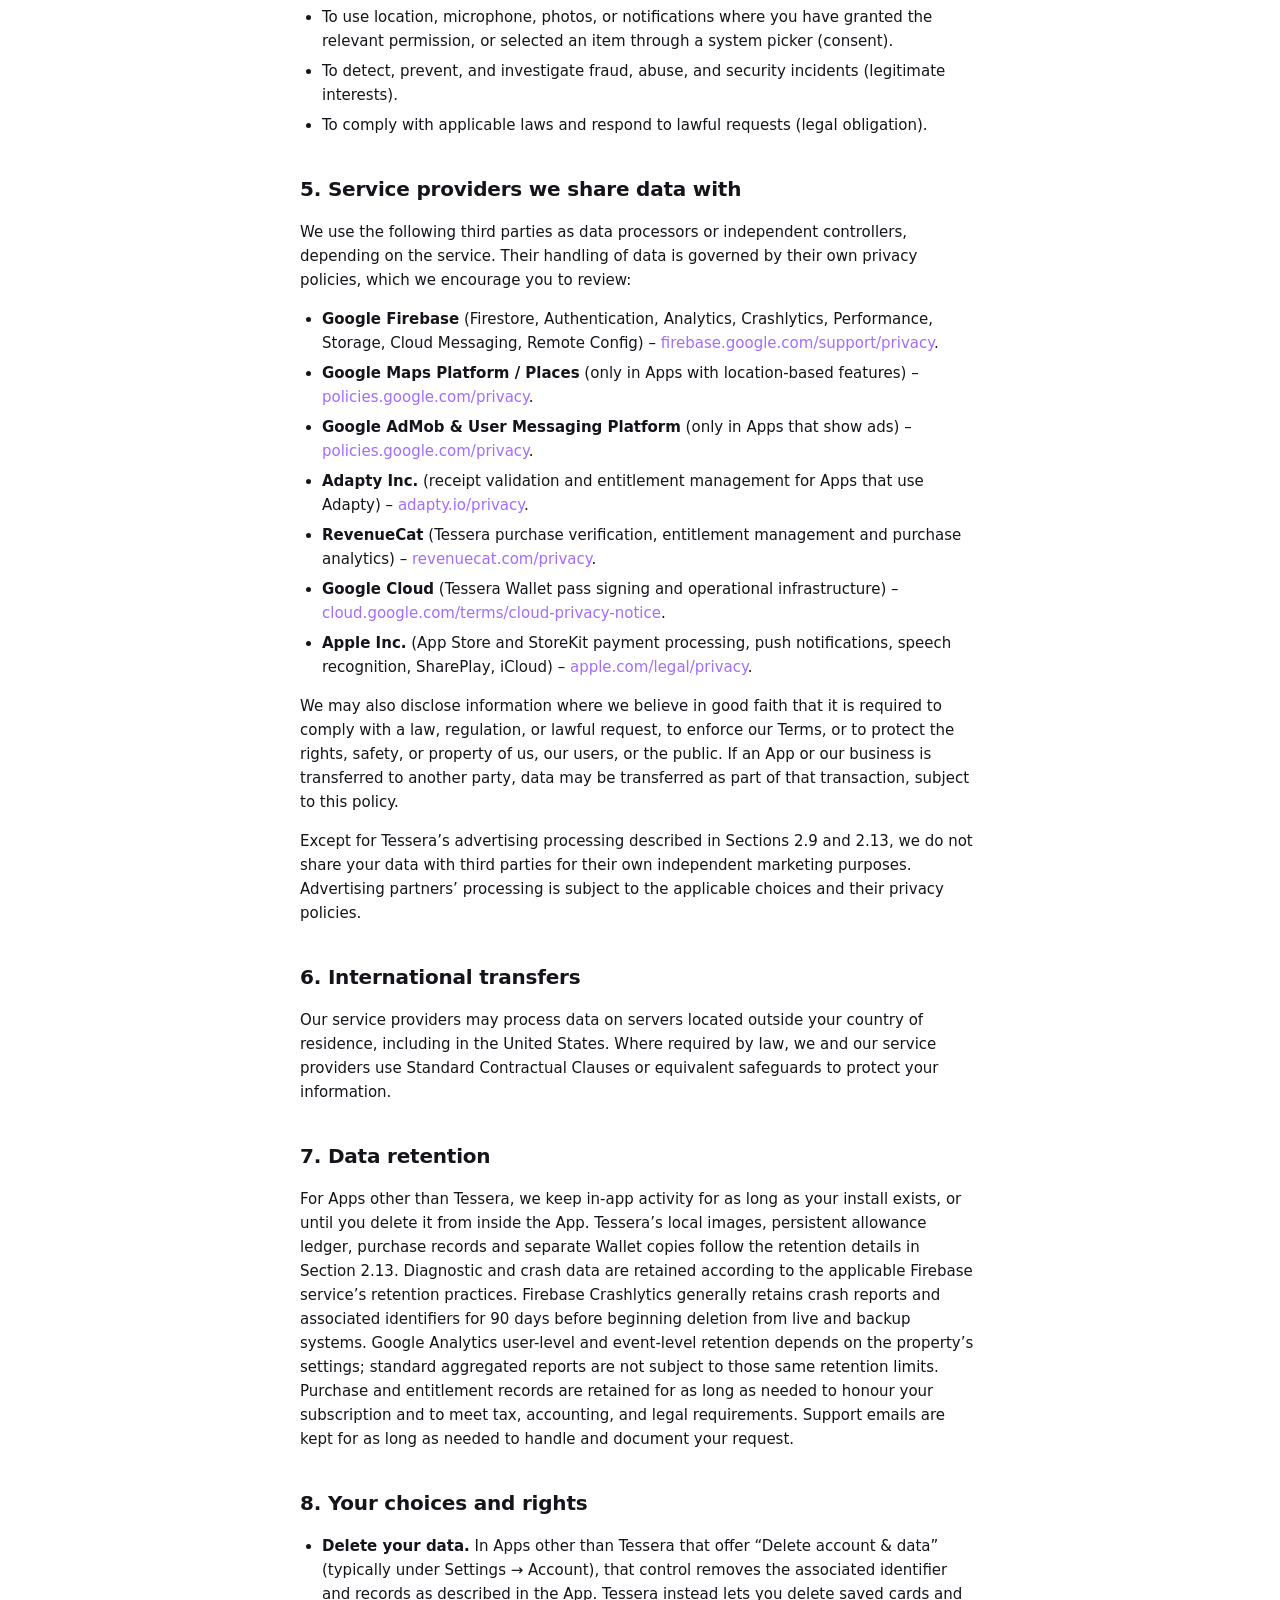
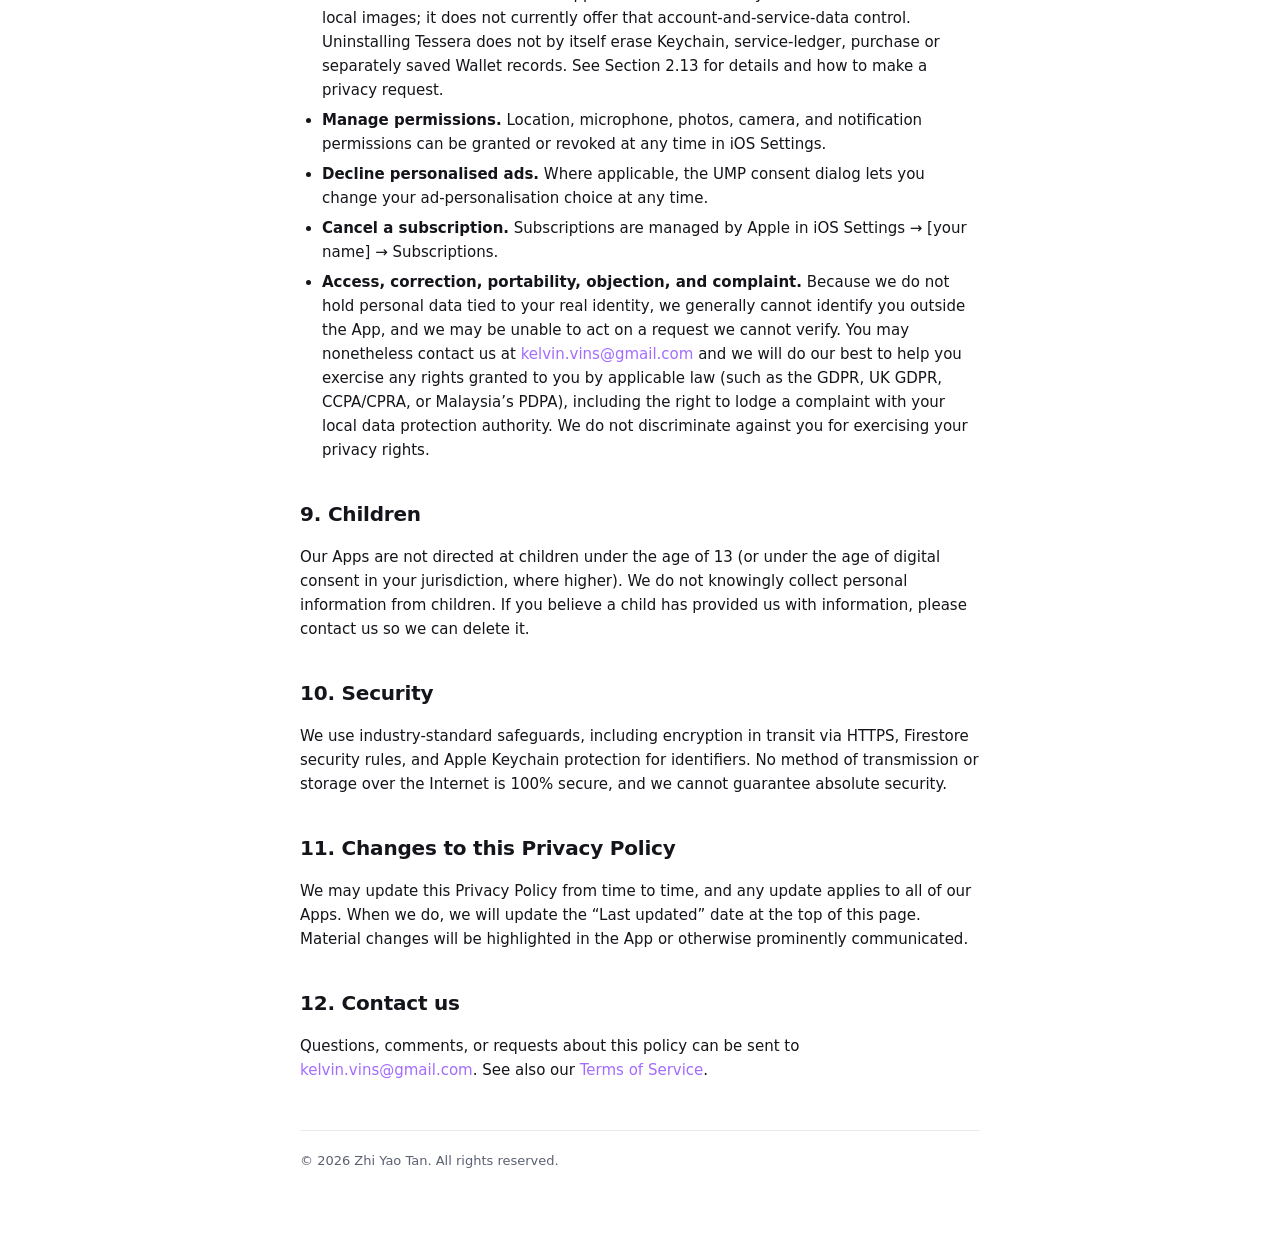
<file: privacy-policy.html>
<!DOCTYPE html>
<html lang="en">
<head>
<meta charset="UTF-8" />
<meta name="viewport" content="width=device-width, initial-scale=1, viewport-fit=cover" />
<title>Privacy Policy</title>
<style>
  :root {
    color-scheme: light dark;
    --bg: #ffffff;
    --surface: #f6f6f8;
    --text: #14151a;
    --text-secondary: #5b6072;
    --accent: #A36CFF;
    --border: rgba(0, 0, 0, 0.08);
  }
  @media (prefers-color-scheme: dark) {
    :root {
      --bg: #0d0d12;
      --surface: #1a1b22;
      --text: #f3f4f8;
      --text-secondary: #9aa0b3;
      --border: rgba(255, 255, 255, 0.08);
    }
  }
  * { box-sizing: border-box; }
  html, body {
    margin: 0;
    padding: 0;
    background: var(--bg);
    color: var(--text);
    font-family: -apple-system, BlinkMacSystemFont, "SF Pro Text", "Segoe UI", system-ui, sans-serif;
    font-size: 16px;
    line-height: 1.6;
    -webkit-font-smoothing: antialiased;
  }
  main {
    max-width: 720px;
    margin: 0 auto;
    padding: 32px 20px 64px;
  }
  header {
    border-bottom: 1px solid var(--border);
    padding-bottom: 16px;
    margin-bottom: 32px;
  }
  header .eyebrow {
    text-transform: uppercase;
    letter-spacing: 0.12em;
    font-size: 12px;
    font-weight: 700;
    color: var(--accent);
  }
  h1 {
    margin: 6px 0 4px;
    font-size: 28px;
    font-weight: 800;
    letter-spacing: -0.01em;
  }
  .updated {
    color: var(--text-secondary);
    font-size: 14px;
  }
  h2 {
    margin-top: 36px;
    margin-bottom: 8px;
    font-size: 20px;
    font-weight: 700;
    letter-spacing: -0.01em;
  }
  h3 {
    margin-top: 22px;
    margin-bottom: 4px;
    font-size: 16px;
    font-weight: 700;
  }
  p, ul {
    color: var(--text);
    font-size: 15px;
  }
  ul { padding-left: 22px; }
  li { margin-bottom: 6px; }
  a {
    color: var(--accent);
    text-decoration: none;
  }
  a:hover { text-decoration: underline; }
  code {
    background: var(--surface);
    padding: 1px 6px;
    border-radius: 6px;
    font-size: 13px;
    font-family: ui-monospace, SFMono-Regular, Menlo, monospace;
  }
  .callout {
    background: var(--surface);
    border: 1px solid var(--border);
    border-radius: 14px;
    padding: 14px 16px;
    margin: 16px 0;
    font-size: 14px;
    color: var(--text-secondary);
  }
  footer {
    margin-top: 48px;
    padding-top: 20px;
    border-top: 1px solid var(--border);
    color: var(--text-secondary);
    font-size: 13px;
  }
</style>
</head>
<body>
<main>
  <header>
    <div class="eyebrow">Legal</div>
    <h1>Privacy Policy</h1>
    <div class="updated">Last updated: November 9, 2026</div>
  </header>

  <p>
    This Privacy Policy explains what information our applications collect, how
    that information is used, and the choices you have about it. It applies to
    every iOS application, watch app, widget, App Clip, extension, and related
    service (each, an &ldquo;App&rdquo;) published or operated by
    <strong>Zhi Yao Tan</strong>
    (&ldquo;we&rdquo;, &ldquo;us&rdquo;, or &ldquo;our&rdquo;).
  </p>
  <p>
    It covers all of our Apps, current and future, whatever their name or
    subject matter, and any renamed or rebranded version of an App. Not every
    section applies to every App &mdash; each App only collects what its own
    features actually need, and the App Store privacy label on each App&rsquo;s
    listing describes what that specific App collects. By downloading or using
    an App, you agree to this Privacy Policy.
  </p>

  <div class="callout">
    <strong>The short version.</strong> We do not ask you to create a named
    account. We do not sell your data. Advertising and tracking practices
    depend on the App and your choices; Tessera&rsquo;s practices are described
    in Section 2.13. Most of our Apps use a random installation identifier so
    your in-app activity (such as favorites and history) stays with you.
    Deletion controls and retained records depend on the App, as described below.
  </div>

  <div class="callout"><strong>Tessera privacy update.</strong> This update
    explains Tessera&rsquo;s card-photo processing, purchase and advertising
    providers, consent controls, and retained service and Wallet records.</div>

  <h2>1. Who we are</h2>
  <p>
    Each App is published by Zhi Yao Tan, an independent developer, who is the
    data controller for the purposes of this policy. You can reach us at
    <a href="mailto:kelvin.vins@gmail.com">kelvin.vins@gmail.com</a> for any
    privacy-related question or request.
  </p>

  <h2>2. Information we collect</h2>
  <p>
    What we collect depends on which App you use and which features you choose
    to use. The categories below are the complete set across our whole
    portfolio; an individual App will typically use only some of them.
  </p>

  <h3>2.1 Installation identifier</h3>
  <p>
    When you first launch an App that stores data, we generate a random UUID and
    store it in your device&rsquo;s Keychain. This identifier is used for app
    functionality, including associating in-app activity (for example favorites,
    history, or purchase status) with your installation. It is not your real
    name, email, phone number, or Apple ID. In Tessera, the same identifier
    associates signing limits and RevenueCat purchase entitlements and can
    survive deleting and reinstalling the App, as described in Section 2.13.
    The statement that we do not link the identifier to an external identifier
    applies to Apps other than Tessera.
  </p>

  <h3>2.2 In-app activity and content</h3>
  <p>
    Depending on the App, we may store the following on our servers (Google
    Cloud Firestore) or on your device, under that anonymous identifier:
  </p>
  <ul>
    <li>Items you mark as favorites, bookmark, or save.</li>
    <li>Recently viewed content (history) and progress or streak data.</li>
    <li>Content you create inside the App (for example custom decks, notes,
        lists, templates, saved calculations, or entries).</li>
    <li>Reflections, recaps, or journal-style entries you choose to save.</li>
    <li>Free-trial or opt-in unlock entitlements and their expiry.</li>
    <li>Anonymous, aggregate feedback you submit (for example a thumbs up or
        thumbs down, a rating, or a report).</li>
    <li>Preference flags such as theme, language, font, or accessibility
        settings, generally stored locally on your device.</li>
  </ul>

  <h3>2.3 Diagnostic and performance data</h3>
  <p>
    We use Google Firebase (Crashlytics, Performance Monitoring, Analytics) to
    record crashes, errors, and aggregate usage information. This may include
    your device model, iOS version, app version, language, country, coarse
    region, time zone, and the in-app screens you visited. We use diagnostic
    and usage information to operate and improve the App. Tessera&rsquo;s
    separate advertising and tracking practices are described in Sections 2.9
    and 2.13; the statement that diagnostic information is not used to advertise
    to you applies to Apps other than Tessera.
  </p>

  <h3>2.4 Purchase information</h3>
  <p>
    If you buy a subscription or other in-app purchase, payment is processed by
    Apple. Apps that use Adapty Inc. receive purchase and entitlement
    information through Adapty. Tessera uses RevenueCat for purchase
    verification, entitlement management and purchase analytics, as described
    in Section 2.13. Depending on the App and purchase, this information can
    include product identifiers, transaction details, country, renewal status
    and whether an entitlement is active. We never receive your payment-card
    details or your full Apple ID.
  </p>

  <h3>2.5 Location (only in Apps with location-based features)</h3>
  <p>
    Some Apps offer features that depend on where you are &mdash; for example
    finding places near you. If you grant location permission, your approximate
    or precise coordinates are used at the moment of the request and sent to our
    mapping and places provider (Google Maps Platform) to return nearby results.
    Location is used to fulfil your request; we do not build a location history,
    track your movements in the background, or use location for advertising. You
    can decline location access, or change it later in iOS Settings &rarr;
    Privacy &amp; Security &rarr; Location Services, and the App will continue
    to work with reduced functionality (for example, by letting you enter an
    area manually).
  </p>

  <h3>2.6 Microphone and speech (only in Apps with speech features)</h3>
  <p>
    Some Apps let you speak so the App can check your pronunciation or accept
    voice input. If you grant microphone and speech-recognition permission,
    audio is captured only while you are actively using that feature. Recognition
    is performed using Apple&rsquo;s Speech framework; where on-device
    recognition is available it is used, and where it is not, Apple may process
    the audio on its servers under Apple&rsquo;s privacy policy. We do not
    store your recordings on our servers and we do not use them for any purpose
    other than returning your result.
  </p>

  <h3>2.7 Photos, camera, and other device permissions</h3>
  <p>
    An App will only ask for a permission (such as photo library access to save
    an exported image, or the camera to scan a code) when a feature you have
    chosen to use requires it, and the reason is shown in the iOS permission
    prompt. Declining a permission only disables that feature. We do not access
    your contacts. Health data is covered separately in Section&nbsp;2.12.
  </p>

  <h3>2.8 Notifications</h3>
  <p>
    If you grant permission, an App may send local notifications (for example a
    daily reminder), and some Apps may send push notifications for content
    updates. For push notifications, Apple issues a device token that is stored
    with your anonymous identifier so we can deliver the message; it does not
    tell us who you are. You can revoke notifications at any time in iOS
    Settings &rarr; Notifications.
  </p>

  <h3>2.9 Advertising data (only in Apps that show ads)</h3>
  <p>
    Some Apps may display advertisements, including optional rewarded video ads,
    from Google AdMob. Before any ad is requested we present Google&rsquo;s User
    Messaging Platform (UMP) consent form where required by law (for example in
    the EEA and UK). Whether ads are requested and how they are personalised
    depends on the App, your consent choices and provider requirements. Tessera
    may request App Tracking Transparency permission and, when authorised, use
    the advertising identifier (IDFA) for applicable advertising tracking.
    Google&rsquo;s consent choices and Apple&rsquo;s tracking permission are
    separate. The no-ATT/no-IDFA statement applies to Apps other than Tessera.
    See Section 2.13 for Tessera&rsquo;s controls and data handling.
  </p>

  <h3>2.10 Shared and multi-device sessions (only in Apps that support them)</h3>
  <p>
    If you start a SharePlay or similar shared session, your device exchanges a
    small amount of session state (such as which item is currently visible)
    directly with the other participants&rsquo; devices through Apple&rsquo;s
    GroupActivities framework. We do not see or store the contents of those
    messages. If an App syncs data through iCloud, that data is stored in your
    own Apple account under Apple&rsquo;s privacy policy, not on our servers.
  </p>

  <h3>2.11 Support correspondence</h3>
  <p>
    If you email us, we receive your email address and whatever you include in
    your message, and we keep it for as long as needed to handle your request and
    to keep a record of it.
  </p>

    <h3>2.12 Health and fitness data (Nourish only)</h3>
  <p>
    Nourish can read a small amount of data from Apple Health so that parts of
    your health picture fill in without you logging them by hand. This applies
    to no other App, and it only happens if you tap
    &ldquo;Connect Apple Health&rdquo; and then grant permission in the system
    prompt.
  </p>
  <ul>
    <li><strong>What we read:</strong> sleep analysis, exercise minutes,
        workouts, and mindful sessions.</li>
    <li><strong>Read-only.</strong> Nourish never writes anything to Apple
        Health.</li>
    <li><strong>It stays on your device.</strong> Health data read from Apple
        Health is used on the device to work out how your Sleep, Movement and
        Mind pillars are doing. It is never uploaded to our servers, never
        stored by us, and never shared with anyone.</li>
    <li><strong>Never used for advertising.</strong> We do not use health data
        for advertising, ad targeting, analytics, profiling, or any other
        use-based data mining, and we never disclose it to advertising networks
        or any other third party.</li>
    <li><strong>Declining costs you nothing else.</strong> Every other part of
        the App keeps working; those pillars simply show as not tracked.</li>
    <li><strong>You can revoke it at any time</strong> in the Health app under
        Sharing &rarr; Apps, or in iOS Settings &rarr; Privacy &amp; Security
        &rarr; Health. Nourish stops reading immediately.</li>
  </ul>
  <p>
    Separately, the habits you log inside Nourish yourself &mdash; water,
    movement minutes, meals and your own habits &mdash; are stored with your
    anonymous identifier so they survive reinstalling and sync between your
    devices, as described in Section&nbsp;2.2. Those are your own entries in the
    App, not data read from Apple Health.
  </p>

  <h3 id="tessera">2.13 Tessera: cards, Wallet passes and advertising</h3>
  <p>
    Tessera recognizes card text and barcodes on your iPhone. When you create a Wallet pass, the selected card details and any chosen logo are sent over HTTPS to Tessera’s signing service, hosted on Google Cloud, to generate and sign the pass. If you choose a photo-reference pass, the confirmed cropped image is sent only after you agree in the app. Tessera removes the source image’s metadata and limits the image’s size before transmission. The original image retained for editing is not sent to the signing service. A photo-reference pass is a personal reference, not an official credential or a copy of NFC access.
  </p>
  <p>
    After you save a photo card, Tessera keeps the confirmed image and, after an accepted edit, a bounded original for further editing in protected private files on your iPhone. These image files are excluded from device backups. Deleting the card removes its associated local images. A pass added to Apple Wallet contains the selected artwork and details. Removing a card from Tessera does not remove a separately saved Wallet pass; manage those passes in Wallet.
  </p>
  <p>
    The signing application processes card content to return the pass and is designed not to save that content or include it in its application logs. Google Cloud also processes technical request and security information. Operational logs currently have a 30-day configured retention period and required audit logs have a 400-day retention period. These technical records are separate from saved card photographs; this is not a promise that no technical data is retained.
  </p>
  <p>
    Tessera generates a random installation identifier stored in the iPhone’s Keychain. It can survive deleting and reinstalling the app. The signing service uses it with random card identifiers to enforce the free-card allowance, and RevenueCat uses the same identifier to manage purchase entitlements. These records can be associated with the same installation. Deleting a local card or the app does not reset this server-side allowance or delete purchase records. The current service does not automatically expire the allowance ledger.
  </p>
  <p>
    Apple processes purchases. Tessera uses RevenueCat to verify purchase and entitlement status and analyze purchase activity; Tessera does not receive your payment-card details. Firebase Analytics and Crashlytics process app-usage and diagnostic information to help operate and improve Tessera. Tessera’s own analytics events do not include card photos, card text or barcode content.
  </p>
  <p>
    The free version may show Google AdMob ads. Tessera uses Google’s User Messaging Platform to gather choices where required and checks whether ads may be requested. Where Google requires a privacy-options entry point, you can reopen it in Tessera Settings. Tessera may request Apple’s App Tracking Transparency permission. Granting permission allows applicable advertising tracking, including use of the advertising identifier; declining does not grant that permission. Google’s consent choices and Apple’s tracking permission are separate. Ad availability and personalization depend on your choices and applicable platform requirements. Advertising services may process device identifiers, advertising and interaction data, and approximate location inferred from technical information. Tessera does not request location permission for this advertising processing. Tessera Pro removes ads.
  </p>
  <p>
    You can delete saved cards and their local images in Tessera, remove Wallet passes separately in Wallet, and change camera or tracking permission in iOS Settings. Tessera does not currently provide the “Delete account &amp; data” control described for other apps. Contact kelvin.vins@gmail.com for a privacy request concerning retained service or purchase records; we may need information to identify the applicable installation or transaction. We do not promise that uninstalling alone erases Keychain, service, purchase or Wallet records.
  </p>
  <p>
    RevenueCat’s privacy policy: https://www.revenuecat.com/privacy/ . Google’s privacy information: https://firebase.google.com/support/privacy and https://policies.google.com/privacy . Apple’s privacy policy: https://www.apple.com/legal/privacy/ .
  </p>

  <h2>3. What we do not collect</h2>
  <ul>
    <li>We do not require your name, email address, phone number, postal
        address, or date of birth to use an App.</li>
    <li>We do not access your contacts.</li>
    <li>We never use health data for advertising, ad targeting, or profiling,
        and we never share it with advertising networks or any other third
        party. Health data read from Apple Health never leaves your device
        &mdash; see Section&nbsp;2.12.</li>
    <li>We do not access your location, microphone, camera, or photo library
        except through the features described in Section&nbsp;2 and the
        applicable system permissions. A photo you select through Apple&rsquo;s
        system photo picker is provided to the App without broad photo-library
        permission.</li>
    <li>We do not sell or rent your personal information.</li>
    <li>For Apps other than Tessera, we do not track you across other
        companies&rsquo; apps and websites. Tessera&rsquo;s advertising tracking
        and related choices are described in Section 2.13.</li>
    <li>We do not make automated decisions that produce legal or similarly
        significant effects. Tessera&rsquo;s installation-linked service and
        purchase records and advertising processing are described in Section
        2.13.</li>
  </ul>

  <h2>4. How we use your information, and our legal bases</h2>
  <ul>
    <li>To provide the core functionality of each App, such as saving your
        favorites so they appear next time (performance of a contract).</li>
    <li>To deliver and verify in-app purchases and subscriptions (performance of
        a contract).</li>
    <li>To diagnose crashes and improve stability, performance, and features
        (legitimate interests).</li>
    <li>To understand, in aggregate, which features are used most often
        (legitimate interests).</li>
    <li>To serve advertising where an App shows ads, using your consent where
        consent is required (consent / legitimate interests).</li>
    <li>To use location, microphone, photos, or notifications where you have
        granted the relevant permission, or selected an item through a system
        picker (consent).</li>
    <li>To detect, prevent, and investigate fraud, abuse, and security incidents
        (legitimate interests).</li>
    <li>To comply with applicable laws and respond to lawful requests (legal
        obligation).</li>
  </ul>

  <h2>5. Service providers we share data with</h2>
  <p>
    We use the following third parties as data processors or independent
    controllers, depending on the service. Their handling of data is governed by
    their own privacy policies, which we encourage you to review:
  </p>
  <ul>
    <li><strong>Google Firebase</strong> (Firestore, Authentication, Analytics,
        Crashlytics, Performance, Storage, Cloud Messaging, Remote Config) &ndash;
        <a href="https://firebase.google.com/support/privacy" target="_blank" rel="noopener">firebase.google.com/support/privacy</a>.</li>
    <li><strong>Google Maps Platform / Places</strong> (only in Apps with
        location-based features) &ndash;
        <a href="https://policies.google.com/privacy" target="_blank" rel="noopener">policies.google.com/privacy</a>.</li>
    <li><strong>Google AdMob &amp; User Messaging Platform</strong> (only in
        Apps that show ads) &ndash;
        <a href="https://policies.google.com/privacy" target="_blank" rel="noopener">policies.google.com/privacy</a>.</li>
    <li><strong>Adapty Inc.</strong> (receipt validation and entitlement
        management for Apps that use Adapty) &ndash;
        <a href="https://adapty.io/privacy/" target="_blank" rel="noopener">adapty.io/privacy</a>.</li>
    <li><strong>RevenueCat</strong> (Tessera purchase verification, entitlement
        management and purchase analytics) &ndash;
        <a href="https://www.revenuecat.com/privacy/" target="_blank" rel="noopener">revenuecat.com/privacy</a>.</li>
    <li><strong>Google Cloud</strong> (Tessera Wallet pass signing and operational
        infrastructure) &ndash;
        <a href="https://cloud.google.com/terms/cloud-privacy-notice" target="_blank" rel="noopener">cloud.google.com/terms/cloud-privacy-notice</a>.</li>
    <li><strong>Apple Inc.</strong> (App Store and StoreKit payment processing,
        push notifications, speech recognition, SharePlay, iCloud) &ndash;
        <a href="https://www.apple.com/legal/privacy/" target="_blank" rel="noopener">apple.com/legal/privacy</a>.</li>
  </ul>
  <p>
    We may also disclose information where we believe in good faith that it is
    required to comply with a law, regulation, or lawful request, to enforce our
    Terms, or to protect the rights, safety, or property of us, our users, or
    the public. If an App or our business is transferred to another party, data
    may be transferred as part of that transaction, subject to this policy.
  </p>
  <p>
    Except for Tessera&rsquo;s advertising processing described in Sections 2.9
    and 2.13, we do not share your data with third parties for their own
    independent marketing purposes. Advertising partners&rsquo; processing is
    subject to the applicable choices and their privacy policies.
  </p>

  <h2>6. International transfers</h2>
  <p>
    Our service providers may process data on servers located outside your
    country of residence, including in the United States. Where required by law,
    we and our service providers use Standard Contractual Clauses or equivalent
    safeguards to protect your information.
  </p>

  <h2>7. Data retention</h2>
  <p>
    For Apps other than Tessera, we keep in-app activity for as long as your
    install exists, or until you delete it from inside the App. Tessera&rsquo;s
    local images, persistent allowance ledger, purchase records and separate
    Wallet copies follow the retention details in Section 2.13. Diagnostic and crash data are retained according to the applicable
    Firebase service&rsquo;s retention practices. Firebase Crashlytics generally
    retains crash reports and associated identifiers for 90 days before beginning
    deletion from live and backup systems. Google Analytics user-level and
    event-level retention depends on the property&rsquo;s settings; standard
    aggregated reports are not subject to those same retention limits. Purchase and entitlement records are retained for as long
    as needed to honour your subscription and to meet tax, accounting, and legal
    requirements. Support emails are kept for as long as needed to handle and
    document your request.
  </p>

  <h2>8. Your choices and rights</h2>
  <ul>
    <li><strong>Delete your data.</strong> In Apps other than Tessera that offer
        &ldquo;Delete account &amp; data&rdquo; (typically under Settings &rarr;
        Account), that control removes the associated identifier and records as
        described in the App. Tessera instead lets you delete saved cards and
        local images; it does not currently offer that account-and-service-data
        control. Uninstalling Tessera does not by itself erase Keychain,
        service-ledger, purchase or separately saved Wallet records. See Section
        2.13 for details and how to make a privacy request.</li>
    <li><strong>Manage permissions.</strong> Location, microphone, photos,
        camera, and notification permissions can be granted or revoked at any
        time in iOS Settings.</li>
    <li><strong>Decline personalised ads.</strong> Where applicable, the UMP
        consent dialog lets you change your ad-personalisation choice at any
        time.</li>
    <li><strong>Cancel a subscription.</strong> Subscriptions are managed by
        Apple in iOS Settings &rarr; [your name] &rarr; Subscriptions.</li>
    <li><strong>Access, correction, portability, objection, and complaint.</strong>
        Because we do not hold personal data tied to your real identity, we
        generally cannot identify you outside the App, and we may be unable to
        act on a request we cannot verify. You may nonetheless contact us at
        <a href="mailto:kelvin.vins@gmail.com">kelvin.vins@gmail.com</a> and we
        will do our best to help you exercise any rights granted to you by
        applicable law (such as the GDPR, UK GDPR, CCPA/CPRA, or Malaysia&rsquo;s
        PDPA), including the right to lodge a complaint with your local data
        protection authority. We do not discriminate against you for exercising
        your privacy rights.</li>
  </ul>

  <h2>9. Children</h2>
  <p>
    Our Apps are not directed at children under the age of 13 (or under the age
    of digital consent in your jurisdiction, where higher). We do not knowingly
    collect personal information from children. If you believe a child has
    provided us with information, please contact us so we can delete it.
  </p>

  <h2>10. Security</h2>
  <p>
    We use industry-standard safeguards, including encryption in transit via
    HTTPS, Firestore security rules, and Apple Keychain protection for
    identifiers. No method of transmission or storage over the Internet is 100%
    secure, and we cannot guarantee absolute security.
  </p>

  <h2>11. Changes to this Privacy Policy</h2>
  <p>
    We may update this Privacy Policy from time to time, and any update applies
    to all of our Apps. When we do, we will update the &ldquo;Last updated&rdquo;
    date at the top of this page. Material changes will be highlighted in the App
    or otherwise prominently communicated.
  </p>

  <h2>12. Contact us</h2>
  <p>
    Questions, comments, or requests about this policy can be sent to
    <a href="mailto:kelvin.vins@gmail.com">kelvin.vins@gmail.com</a>. See also
    our <a href="terms-and-condition.html">Terms of Service</a>.
  </p>

  <footer>
    &copy; 2026 Zhi Yao Tan. All rights reserved.
  </footer>
</main>
</body>
</html>
</file>
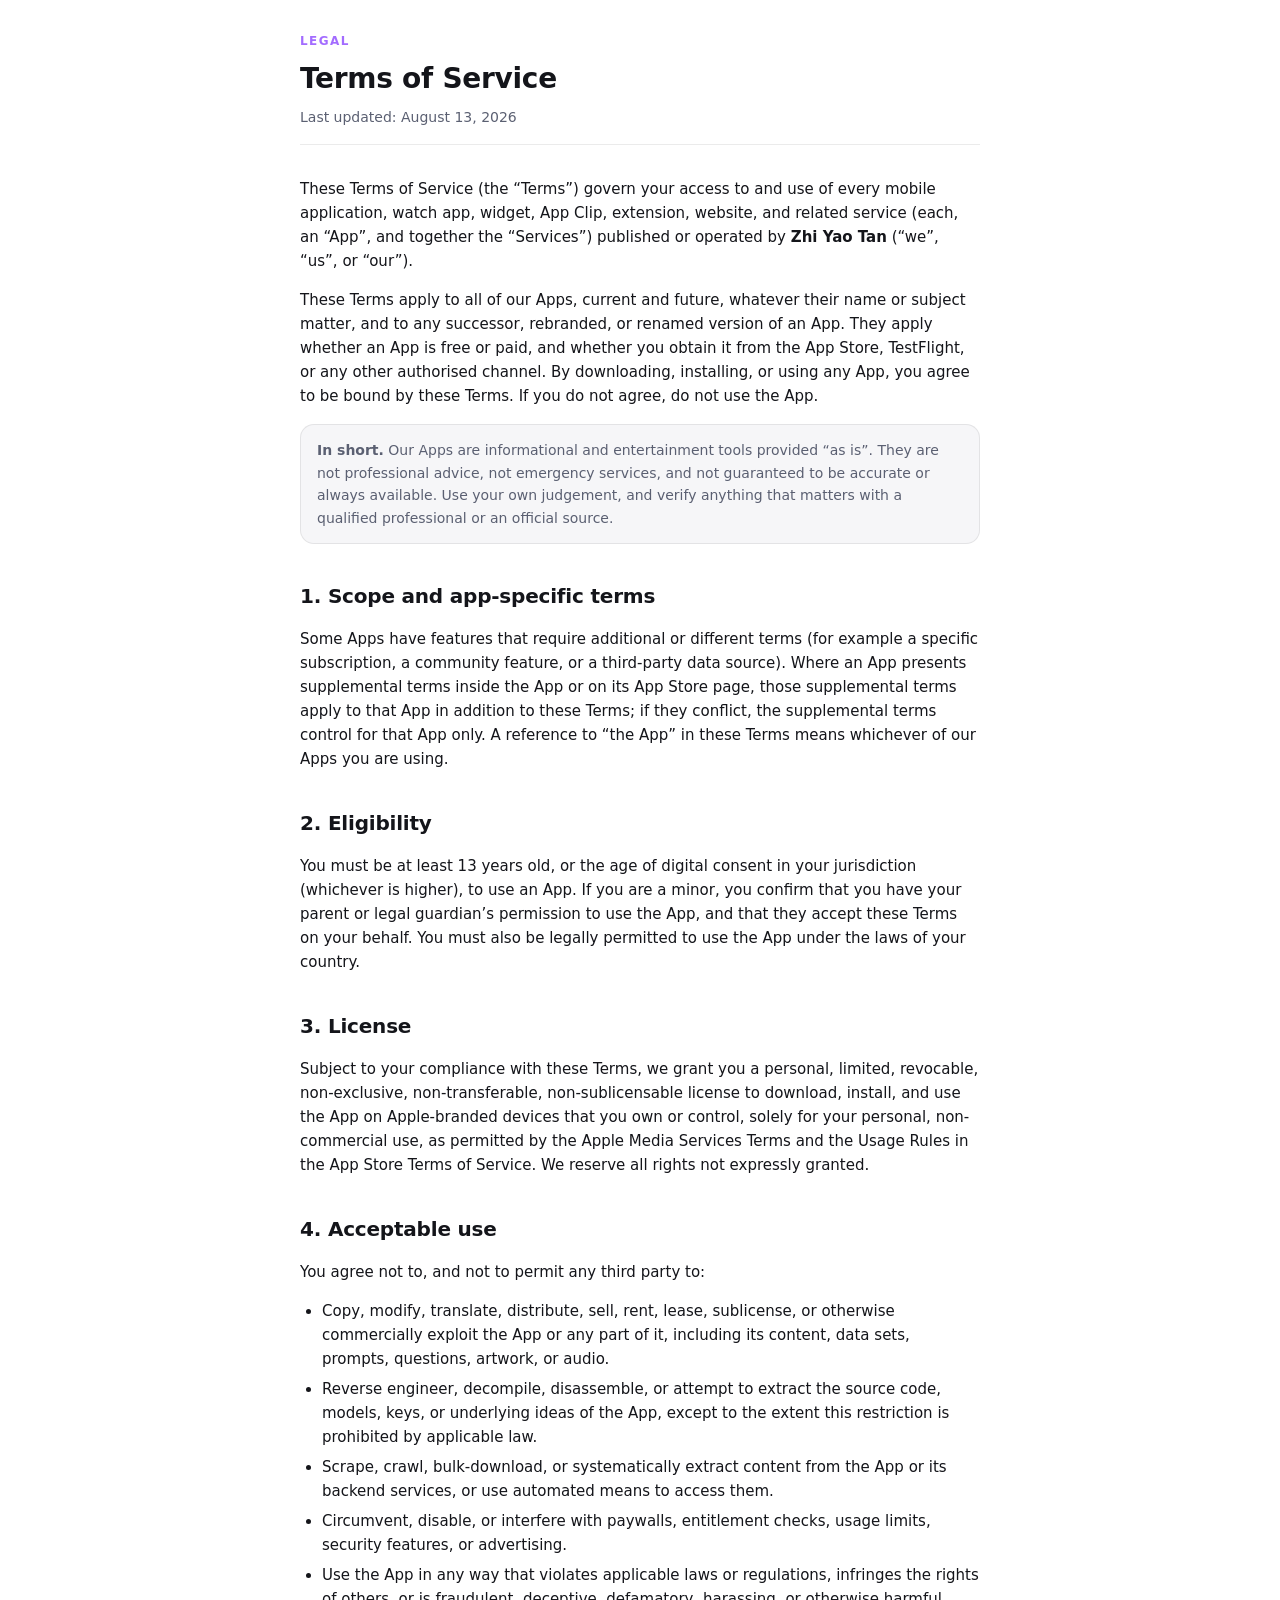
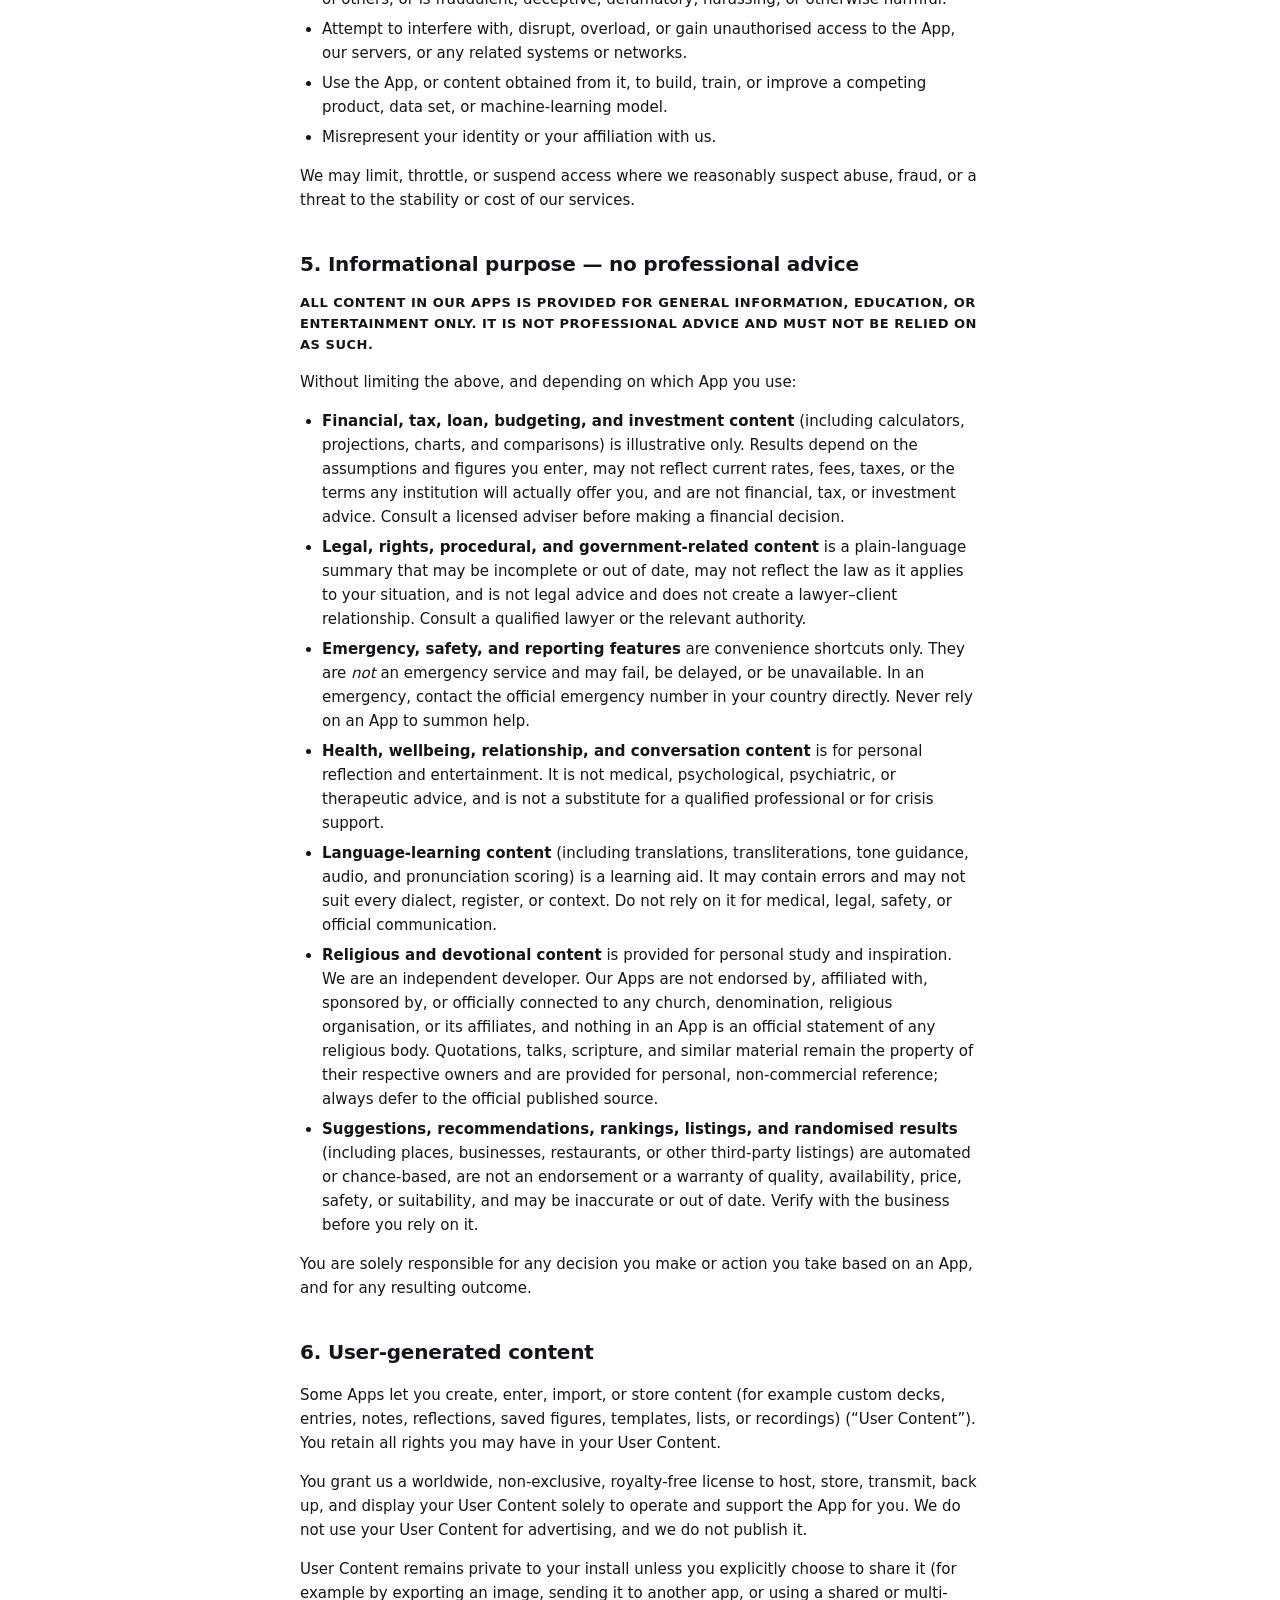
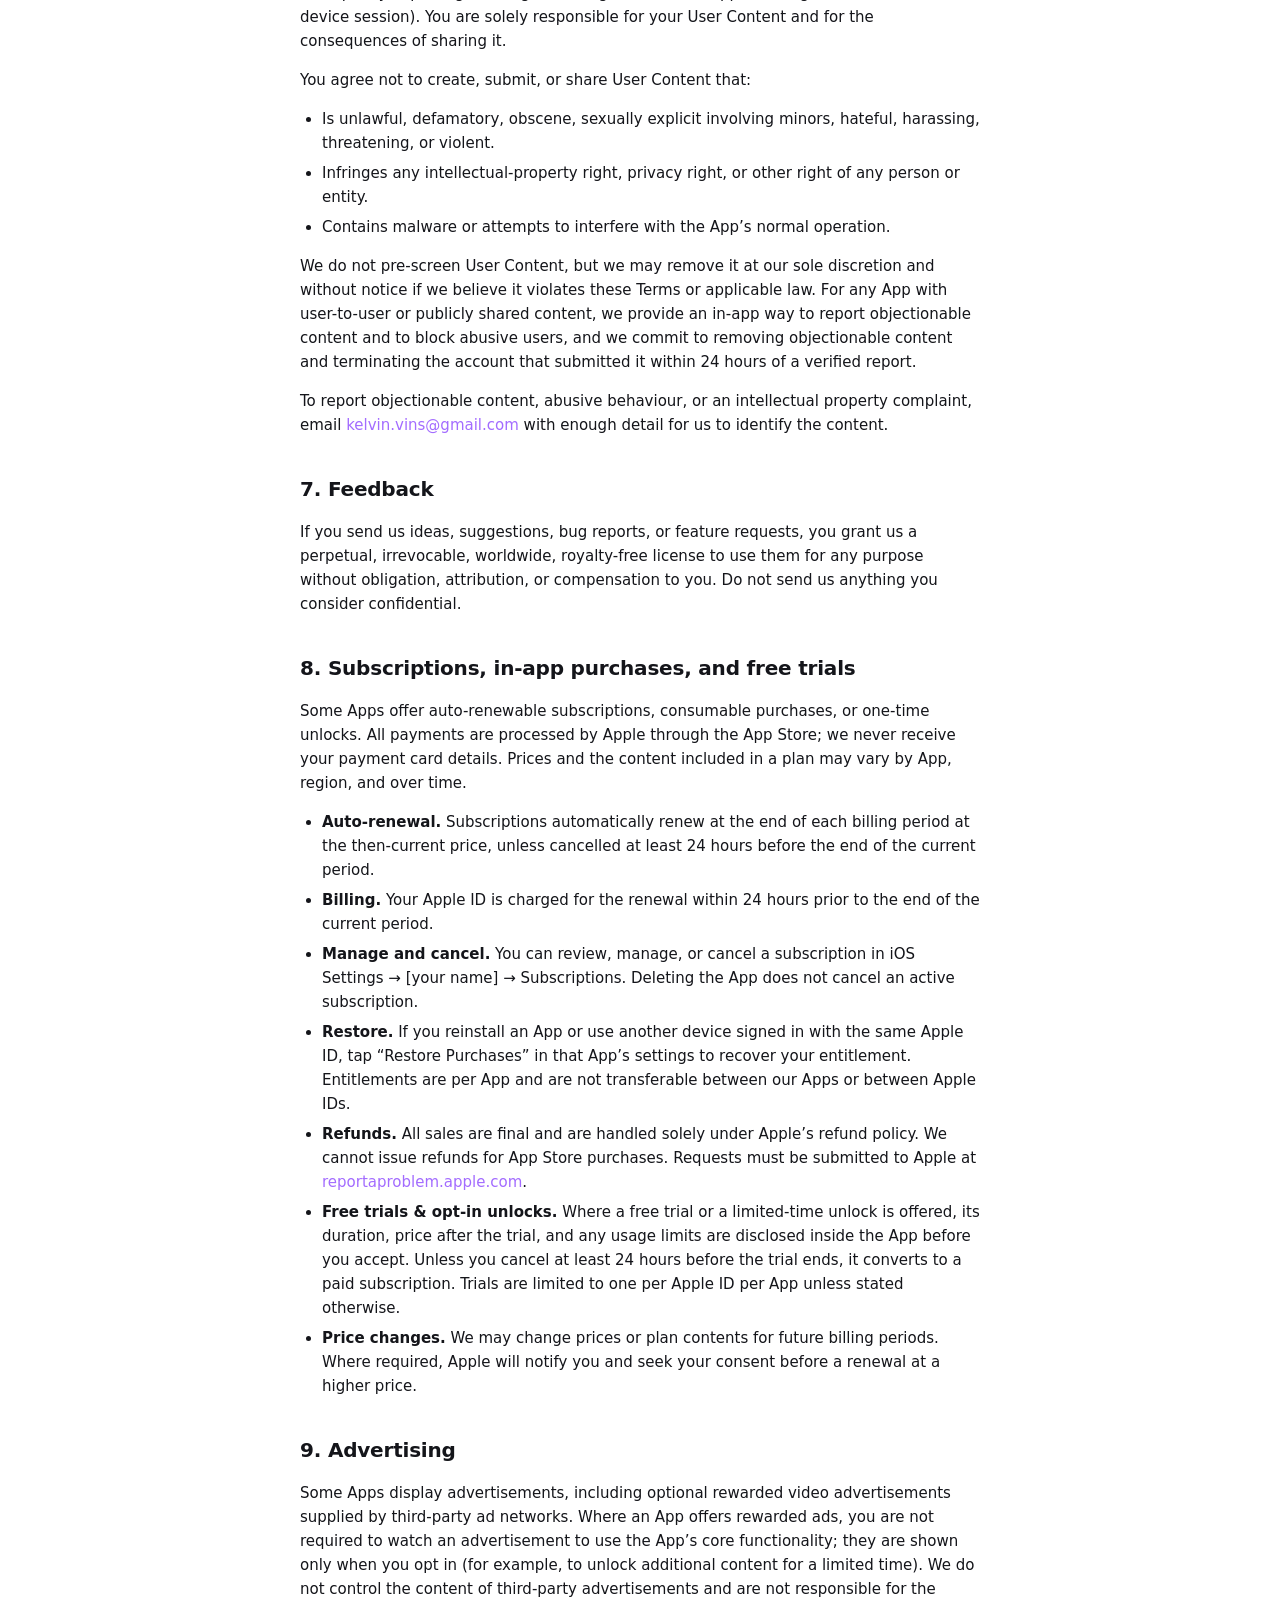
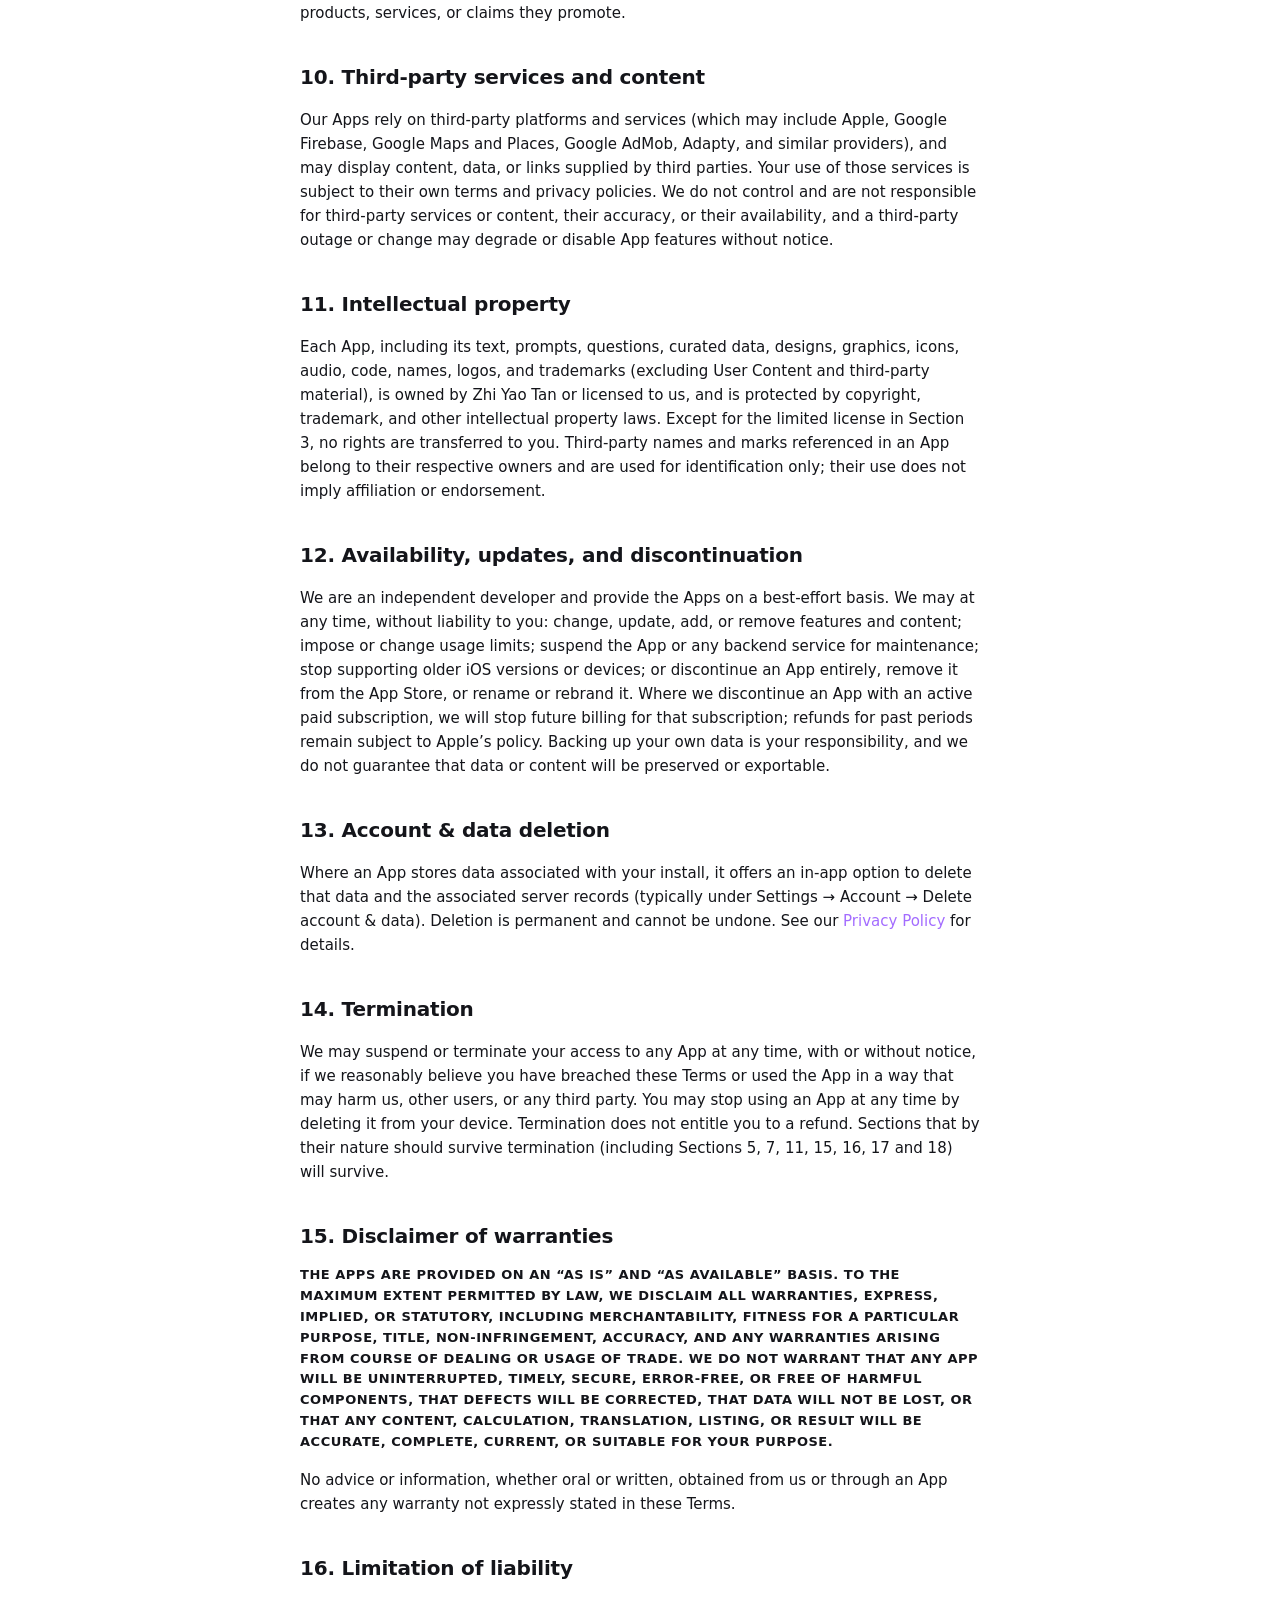
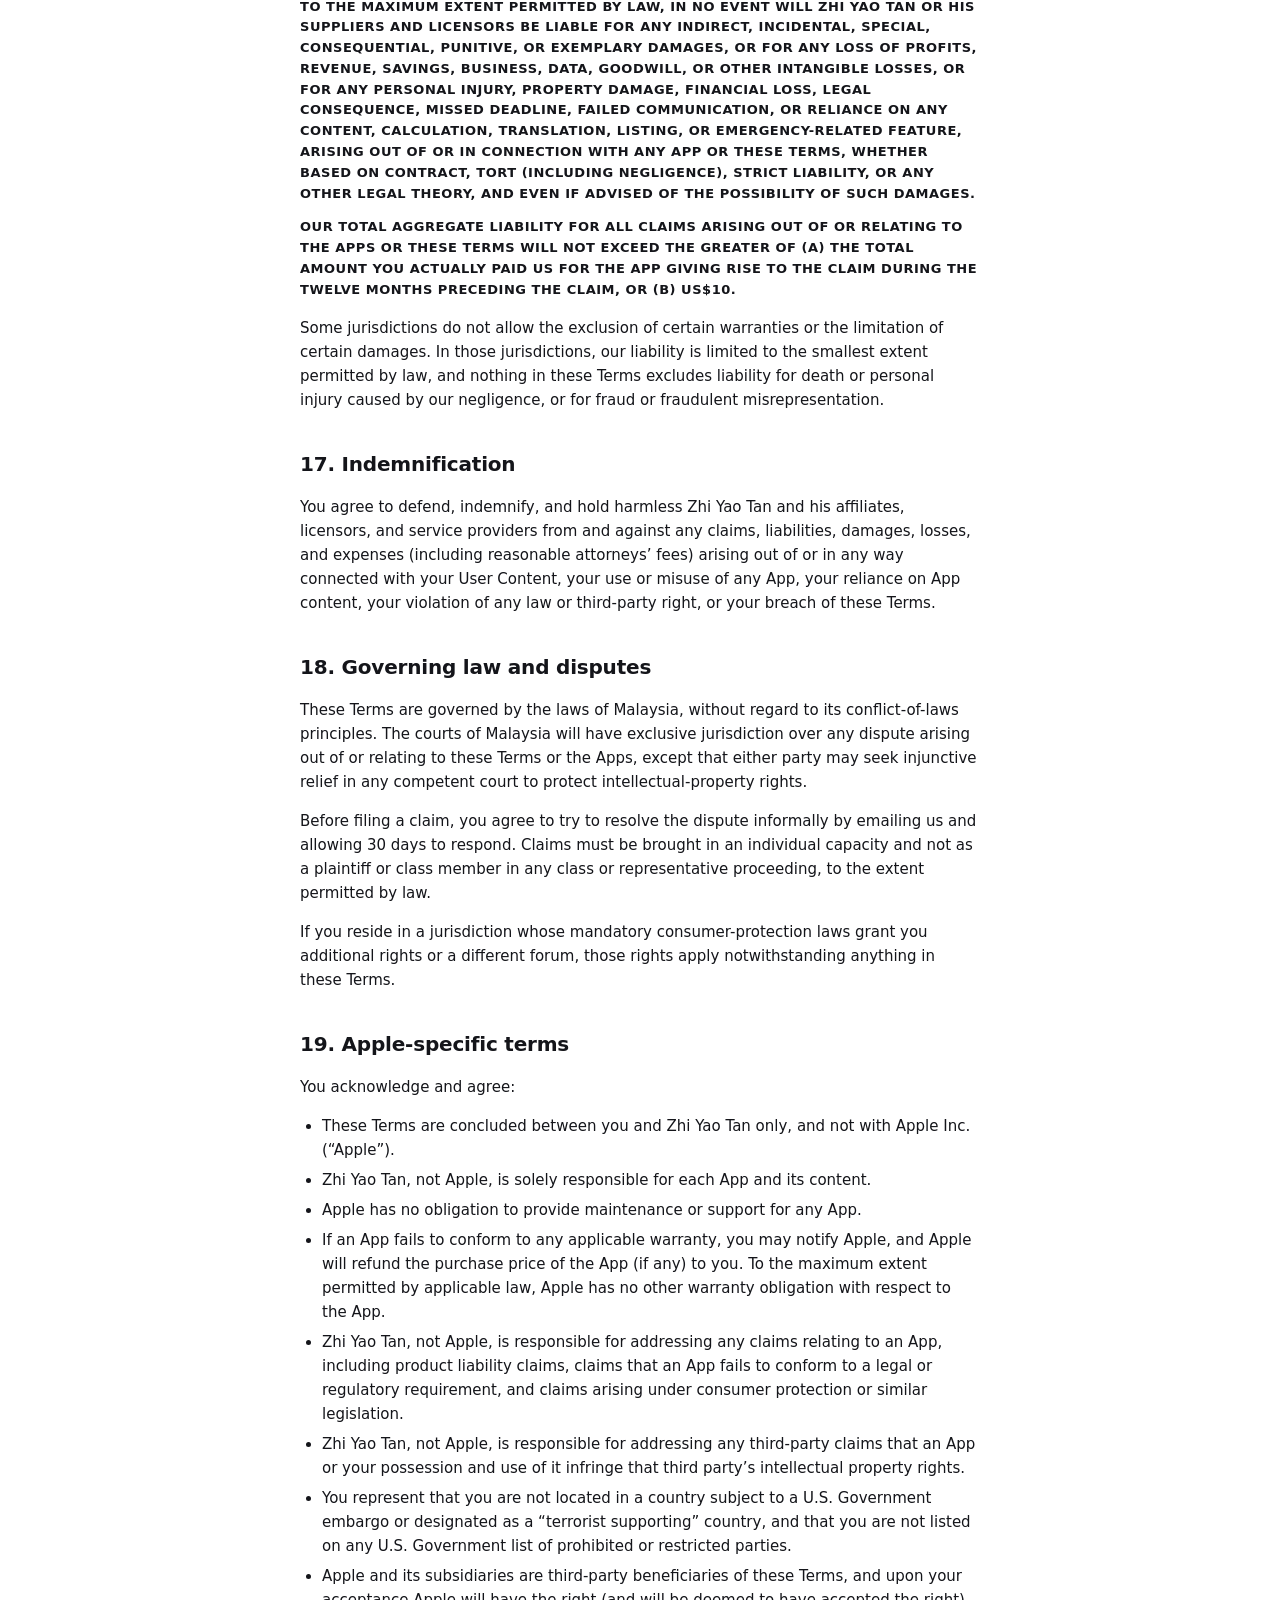
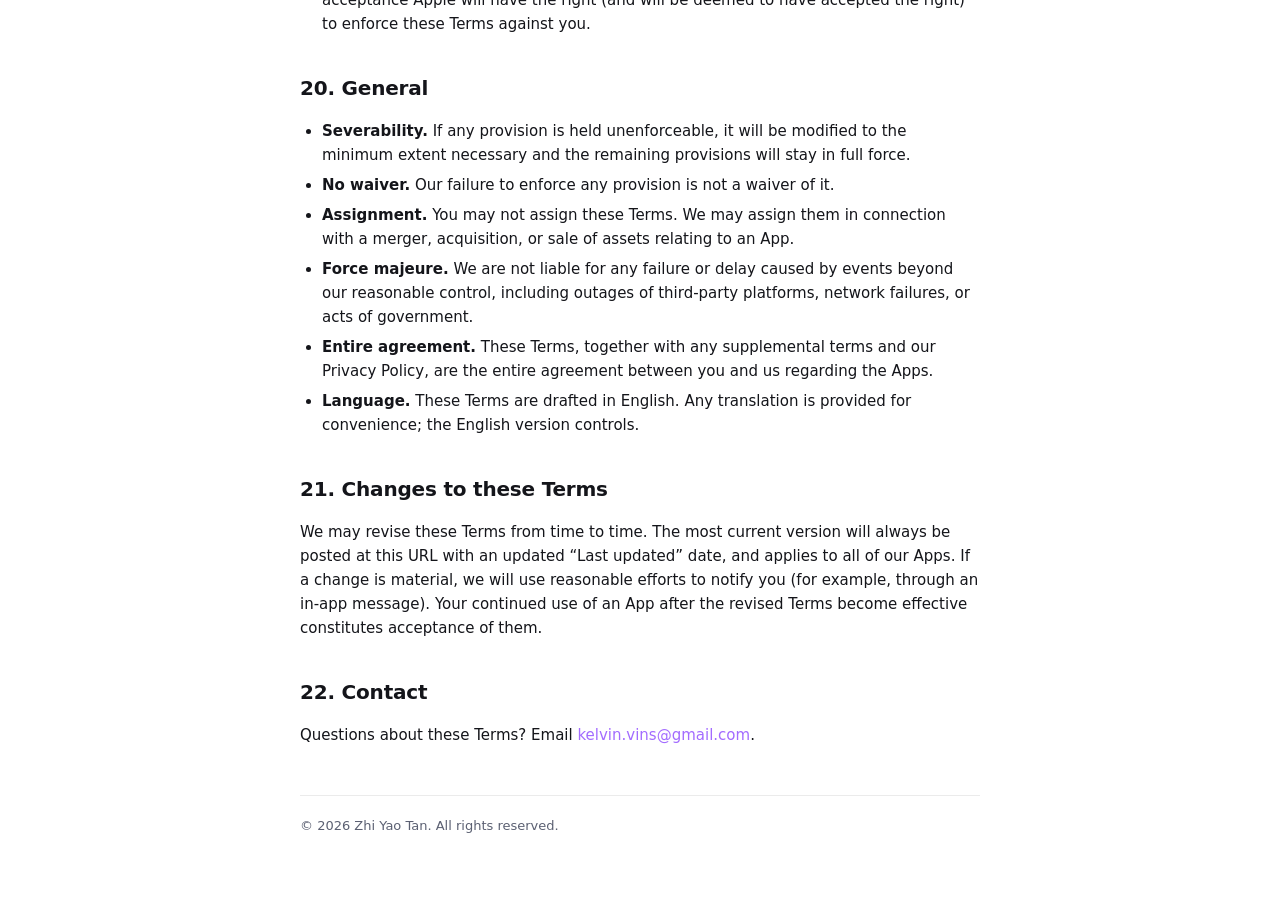
<file: terms-and-condition.html>
<!DOCTYPE html>
<html lang="en">
<head>
<meta charset="UTF-8" />
<meta name="viewport" content="width=device-width, initial-scale=1, viewport-fit=cover" />
<title>Terms of Service</title>
<style>
  :root {
    color-scheme: light dark;
    --bg: #ffffff;
    --surface: #f6f6f8;
    --text: #14151a;
    --text-secondary: #5b6072;
    --accent: #A36CFF;
    --border: rgba(0, 0, 0, 0.08);
  }
  @media (prefers-color-scheme: dark) {
    :root {
      --bg: #0d0d12;
      --surface: #1a1b22;
      --text: #f3f4f8;
      --text-secondary: #9aa0b3;
      --border: rgba(255, 255, 255, 0.08);
    }
  }
  * { box-sizing: border-box; }
  html, body {
    margin: 0;
    padding: 0;
    background: var(--bg);
    color: var(--text);
    font-family: -apple-system, BlinkMacSystemFont, "SF Pro Text", "Segoe UI", system-ui, sans-serif;
    font-size: 16px;
    line-height: 1.6;
    -webkit-font-smoothing: antialiased;
  }
  main {
    max-width: 720px;
    margin: 0 auto;
    padding: 32px 20px 64px;
  }
  header {
    border-bottom: 1px solid var(--border);
    padding-bottom: 16px;
    margin-bottom: 32px;
  }
  header .eyebrow {
    text-transform: uppercase;
    letter-spacing: 0.12em;
    font-size: 12px;
    font-weight: 700;
    color: var(--accent);
  }
  h1 {
    margin: 6px 0 4px;
    font-size: 28px;
    font-weight: 800;
    letter-spacing: -0.01em;
  }
  .updated {
    color: var(--text-secondary);
    font-size: 14px;
  }
  h2 {
    margin-top: 36px;
    margin-bottom: 8px;
    font-size: 20px;
    font-weight: 700;
    letter-spacing: -0.01em;
  }
  h3 {
    margin-top: 22px;
    margin-bottom: 4px;
    font-size: 16px;
    font-weight: 700;
  }
  p, ul {
    color: var(--text);
    font-size: 15px;
  }
  ul { padding-left: 22px; }
  li { margin-bottom: 6px; }
  a {
    color: var(--accent);
    text-decoration: none;
  }
  a:hover { text-decoration: underline; }
  .callout {
    background: var(--surface);
    border: 1px solid var(--border);
    border-radius: 14px;
    padding: 14px 16px;
    margin: 16px 0;
    font-size: 14px;
    color: var(--text-secondary);
  }
  .upper {
    text-transform: uppercase;
    font-size: 13px;
    letter-spacing: 0.04em;
    font-weight: 700;
  }
  footer {
    margin-top: 48px;
    padding-top: 20px;
    border-top: 1px solid var(--border);
    color: var(--text-secondary);
    font-size: 13px;
  }
</style>
</head>
<body>
<main>
  <header>
    <div class="eyebrow">Legal</div>
    <h1>Terms of Service</h1>
    <div class="updated">Last updated: August 13, 2026</div>
  </header>

  <p>
    These Terms of Service (the &ldquo;Terms&rdquo;) govern your access to and
    use of every mobile application, watch app, widget, App Clip, extension,
    website, and related service (each, an &ldquo;App&rdquo;, and together the
    &ldquo;Services&rdquo;) published or operated by <strong>Zhi Yao Tan</strong>
    (&ldquo;we&rdquo;, &ldquo;us&rdquo;, or &ldquo;our&rdquo;).
  </p>
  <p>
    These Terms apply to all of our Apps, current and future, whatever their
    name or subject matter, and to any successor, rebranded, or renamed version
    of an App. They apply whether an App is free or paid, and whether you obtain
    it from the App Store, TestFlight, or any other authorised channel. By
    downloading, installing, or using any App, you agree to be bound by these
    Terms. If you do not agree, do not use the App.
  </p>

  <div class="callout">
    <strong>In short.</strong> Our Apps are informational and entertainment
    tools provided &ldquo;as is&rdquo;. They are not professional advice, not
    emergency services, and not guaranteed to be accurate or always available.
    Use your own judgement, and verify anything that matters with a qualified
    professional or an official source.
  </div>

  <h2>1. Scope and app-specific terms</h2>
  <p>
    Some Apps have features that require additional or different terms (for
    example a specific subscription, a community feature, or a
    third-party&nbsp;data source). Where an App presents supplemental terms
    inside the App or on its App Store page, those supplemental terms apply to
    that App in addition to these Terms; if they conflict, the supplemental
    terms control for that App only. A reference to &ldquo;the App&rdquo; in
    these Terms means whichever of our Apps you are using.
  </p>

  <h2>2. Eligibility</h2>
  <p>
    You must be at least 13 years old, or the age of digital consent in your
    jurisdiction (whichever is higher), to use an App. If you are a minor, you
    confirm that you have your parent or legal guardian&rsquo;s permission to
    use the App, and that they accept these Terms on your behalf. You must also
    be legally permitted to use the App under the laws of your country.
  </p>

  <h2>3. License</h2>
  <p>
    Subject to your compliance with these Terms, we grant you a personal,
    limited, revocable, non-exclusive, non-transferable, non-sublicensable
    license to download, install, and use the App on Apple-branded devices that
    you own or control, solely for your personal, non-commercial use, as
    permitted by the Apple Media Services Terms and the Usage Rules in the App
    Store Terms of Service. We reserve all rights not expressly granted.
  </p>

  <h2>4. Acceptable use</h2>
  <p>You agree not to, and not to permit any third party to:</p>
  <ul>
    <li>Copy, modify, translate, distribute, sell, rent, lease, sublicense, or
        otherwise commercially exploit the App or any part of it, including its
        content, data sets, prompts, questions, artwork, or audio.</li>
    <li>Reverse engineer, decompile, disassemble, or attempt to extract the
        source code, models, keys, or underlying ideas of the App, except to
        the extent this restriction is prohibited by applicable law.</li>
    <li>Scrape, crawl, bulk-download, or systematically extract content from the
        App or its backend services, or use automated means to access them.</li>
    <li>Circumvent, disable, or interfere with paywalls, entitlement checks,
        usage limits, security features, or advertising.</li>
    <li>Use the App in any way that violates applicable laws or regulations,
        infringes the rights of others, or is fraudulent, deceptive,
        defamatory, harassing, or otherwise harmful.</li>
    <li>Attempt to interfere with, disrupt, overload, or gain unauthorised
        access to the App, our servers, or any related systems or networks.</li>
    <li>Use the App, or content obtained from it, to build, train, or improve a
        competing product, data set, or machine-learning model.</li>
    <li>Misrepresent your identity or your affiliation with us.</li>
  </ul>
  <p>
    We may limit, throttle, or suspend access where we reasonably suspect abuse,
    fraud, or a threat to the stability or cost of our services.
  </p>

  <h2>5. Informational purpose &mdash; no professional advice</h2>
  <p class="upper">
    All content in our Apps is provided for general information, education, or
    entertainment only. It is not professional advice and must not be relied on
    as such.
  </p>
  <p>
    Without limiting the above, and depending on which App you use:
  </p>
  <ul>
    <li><strong>Financial, tax, loan, budgeting, and investment content</strong>
        (including calculators, projections, charts, and comparisons) is
        illustrative only. Results depend on the assumptions and figures you
        enter, may not reflect current rates, fees, taxes, or the terms any
        institution will actually offer you, and are not financial, tax, or
        investment advice. Consult a licensed adviser before making a financial
        decision.</li>
    <li><strong>Legal, rights, procedural, and government-related content</strong>
        is a plain-language summary that may be incomplete or out of date, may
        not reflect the law as it applies to your situation, and is not legal
        advice and does not create a lawyer&ndash;client relationship. Consult a
        qualified lawyer or the relevant authority.</li>
    <li><strong>Emergency, safety, and reporting features</strong> are
        convenience shortcuts only. They are <em>not</em> an emergency service
        and may fail, be delayed, or be unavailable. In an emergency, contact
        the official emergency number in your country directly. Never rely on
        an App to summon help.</li>
    <li><strong>Health, wellbeing, relationship, and conversation content</strong>
        is for personal reflection and entertainment. It is not medical,
        psychological, psychiatric, or therapeutic advice, and is not a
        substitute for a qualified professional or for crisis support.</li>
    <li><strong>Language-learning content</strong> (including translations,
        transliterations, tone guidance, audio, and pronunciation scoring) is a
        learning aid. It may contain errors and may not suit every dialect,
        register, or context. Do not rely on it for medical, legal, safety, or
        official communication.</li>
    <li><strong>Religious and devotional content</strong> is provided for
        personal study and inspiration. We are an independent developer. Our
        Apps are not endorsed by, affiliated with, sponsored by, or officially
        connected to any church, denomination, religious organisation, or its
        affiliates, and nothing in an App is an official statement of any
        religious body. Quotations, talks, scripture, and similar material
        remain the property of their respective owners and are provided for
        personal, non-commercial reference; always defer to the official
        published source.</li>
    <li><strong>Suggestions, recommendations, rankings, listings, and randomised
        results</strong> (including places, businesses, restaurants, or other
        third-party listings) are automated or chance-based, are not an
        endorsement or a warranty of quality, availability, price, safety, or
        suitability, and may be inaccurate or out of date. Verify with the
        business before you rely on it.</li>
  </ul>
  <p>
    You are solely responsible for any decision you make or action you take
    based on an App, and for any resulting outcome.
  </p>

  <h2>6. User-generated content</h2>
  <p>
    Some Apps let you create, enter, import, or store content (for example
    custom decks, entries, notes, reflections, saved figures, templates,
    lists, or recordings) (&ldquo;User Content&rdquo;). You retain all rights
    you may have in your User Content.
  </p>
  <p>
    You grant us a worldwide, non-exclusive, royalty-free license to host,
    store, transmit, back up, and display your User Content solely to operate
    and support the App for you. We do not use your User Content for
    advertising, and we do not publish it.
  </p>
  <p>
    User Content remains private to your install unless you explicitly choose to
    share it (for example by exporting an image, sending it to another app, or
    using a shared or multi-device session). You are solely responsible for your
    User Content and for the consequences of sharing it.
  </p>
  <p>You agree not to create, submit, or share User Content that:</p>
  <ul>
    <li>Is unlawful, defamatory, obscene, sexually explicit involving minors,
        hateful, harassing, threatening, or violent.</li>
    <li>Infringes any intellectual-property right, privacy right, or other right
        of any person or entity.</li>
    <li>Contains malware or attempts to interfere with the App&rsquo;s normal
        operation.</li>
  </ul>
  <p>
    We do not pre-screen User Content, but we may remove it at our sole
    discretion and without notice if we believe it violates these Terms or
    applicable law. For any App with user-to-user or publicly shared content, we
    provide an in-app way to report objectionable content and to block abusive
    users, and we commit to removing objectionable content and terminating the
    account that submitted it within 24&nbsp;hours of a verified report.
  </p>
  <p>
    To report objectionable content, abusive behaviour, or an intellectual
    property complaint, email
    <a href="mailto:kelvin.vins@gmail.com">kelvin.vins@gmail.com</a> with enough
    detail for us to identify the content.
  </p>

  <h2>7. Feedback</h2>
  <p>
    If you send us ideas, suggestions, bug reports, or feature requests, you
    grant us a perpetual, irrevocable, worldwide, royalty-free license to use
    them for any purpose without obligation, attribution, or compensation to
    you. Do not send us anything you consider confidential.
  </p>

  <h2>8. Subscriptions, in-app purchases, and free trials</h2>
  <p>
    Some Apps offer auto-renewable subscriptions, consumable purchases, or
    one-time unlocks. All payments are processed by Apple through the App Store;
    we never receive your payment card details. Prices and the content included
    in a plan may vary by App, region, and over time.
  </p>
  <ul>
    <li><strong>Auto-renewal.</strong> Subscriptions automatically renew at the
        end of each billing period at the then-current price, unless cancelled
        at least 24&nbsp;hours before the end of the current period.</li>
    <li><strong>Billing.</strong> Your Apple ID is charged for the renewal
        within 24&nbsp;hours prior to the end of the current period.</li>
    <li><strong>Manage and cancel.</strong> You can review, manage, or cancel a
        subscription in iOS Settings &rarr; [your name] &rarr; Subscriptions.
        Deleting the App does not cancel an active subscription.</li>
    <li><strong>Restore.</strong> If you reinstall an App or use another device
        signed in with the same Apple ID, tap &ldquo;Restore Purchases&rdquo; in
        that App&rsquo;s settings to recover your entitlement. Entitlements are
        per App and are not transferable between our Apps or between Apple
        IDs.</li>
    <li><strong>Refunds.</strong> All sales are final and are handled solely
        under Apple&rsquo;s refund policy. We cannot issue refunds for App Store
        purchases. Requests must be submitted to Apple at
        <a href="https://reportaproblem.apple.com" target="_blank" rel="noopener">reportaproblem.apple.com</a>.</li>
    <li><strong>Free trials &amp; opt-in unlocks.</strong> Where a free trial or
        a limited-time unlock is offered, its duration, price after the trial,
        and any usage limits are disclosed inside the App before you accept.
        Unless you cancel at least 24&nbsp;hours before the trial ends, it
        converts to a paid subscription. Trials are limited to one per Apple ID
        per App unless stated otherwise.</li>
    <li><strong>Price changes.</strong> We may change prices or plan contents
        for future billing periods. Where required, Apple will notify you and
        seek your consent before a renewal at a higher price.</li>
  </ul>

  <h2>9. Advertising</h2>
  <p>
    Some Apps display advertisements, including optional rewarded video
    advertisements supplied by third-party ad networks. Where an App offers
    rewarded ads, you are not required to watch an advertisement to use the
    App&rsquo;s core functionality; they are shown only when you opt in (for
    example, to unlock additional content for a limited time). We do not control
    the content of third-party advertisements and are not responsible for the
    products, services, or claims they promote.
  </p>

  <h2>10. Third-party services and content</h2>
  <p>
    Our Apps rely on third-party platforms and services (which may include
    Apple, Google Firebase, Google Maps and Places, Google AdMob, Adapty, and
    similar providers), and may display content, data, or links supplied by
    third parties. Your use of those services is subject to their own terms and
    privacy policies. We do not control and are not responsible for third-party
    services or content, their accuracy, or their availability, and a
    third-party outage or change may degrade or disable App features without
    notice.
  </p>

  <h2>11. Intellectual property</h2>
  <p>
    Each App, including its text, prompts, questions, curated data, designs,
    graphics, icons, audio, code, names, logos, and trademarks (excluding User
    Content and third-party material), is owned by Zhi Yao Tan or licensed to
    us, and is protected by copyright, trademark, and other intellectual
    property laws. Except for the limited license in Section 3, no rights are
    transferred to you. Third-party names and marks referenced in an App belong
    to their respective owners and are used for identification only; their use
    does not imply affiliation or endorsement.
  </p>

  <h2>12. Availability, updates, and discontinuation</h2>
  <p>
    We are an independent developer and provide the Apps on a best-effort basis.
    We may at any time, without liability to you: change, update, add, or remove
    features and content; impose or change usage limits; suspend the App or any
    backend service for maintenance; stop supporting older iOS versions or
    devices; or discontinue an App entirely, remove it from the App Store, or
    rename or rebrand it. Where we discontinue an App with an active paid
    subscription, we will stop future billing for that subscription; refunds for
    past periods remain subject to Apple&rsquo;s policy. Backing up your own
    data is your responsibility, and we do not guarantee that data or content
    will be preserved or exportable.
  </p>

  <h2>13. Account &amp; data deletion</h2>
  <p>
    Where an App stores data associated with your install, it offers an in-app
    option to delete that data and the associated server records (typically
    under Settings &rarr; Account &rarr; Delete account &amp; data). Deletion is
    permanent and cannot be undone. See our
    <a href="privacy-policy.html">Privacy Policy</a> for details.
  </p>

  <h2>14. Termination</h2>
  <p>
    We may suspend or terminate your access to any App at any time, with or
    without notice, if we reasonably believe you have breached these Terms or
    used the App in a way that may harm us, other users, or any third party. You
    may stop using an App at any time by deleting it from your device.
    Termination does not entitle you to a refund. Sections that by their nature
    should survive termination (including Sections 5, 7, 11, 15, 16, 17 and 18)
    will survive.
  </p>

  <h2>15. Disclaimer of warranties</h2>
  <p class="upper">
    The Apps are provided on an &ldquo;as is&rdquo; and &ldquo;as
    available&rdquo; basis. To the maximum extent permitted by law, we disclaim
    all warranties, express, implied, or statutory, including merchantability,
    fitness for a particular purpose, title, non-infringement, accuracy, and any
    warranties arising from course of dealing or usage of trade. We do not
    warrant that any App will be uninterrupted, timely, secure, error-free, or
    free of harmful components, that defects will be corrected, that data will
    not be lost, or that any content, calculation, translation, listing, or
    result will be accurate, complete, current, or suitable for your purpose.
  </p>
  <p>
    No advice or information, whether oral or written, obtained from us or
    through an App creates any warranty not expressly stated in these Terms.
  </p>

  <h2>16. Limitation of liability</h2>
  <p class="upper">
    To the maximum extent permitted by law, in no event will Zhi Yao Tan or his
    suppliers and licensors be liable for any indirect, incidental, special,
    consequential, punitive, or exemplary damages, or for any loss of profits,
    revenue, savings, business, data, goodwill, or other intangible losses, or
    for any personal injury, property damage, financial loss, legal
    consequence, missed deadline, failed communication, or reliance on any
    content, calculation, translation, listing, or emergency-related feature,
    arising out of or in connection with any App or these Terms, whether based
    on contract, tort (including negligence), strict liability, or any other
    legal theory, and even if advised of the possibility of such damages.
  </p>
  <p class="upper">
    Our total aggregate liability for all claims arising out of or relating to
    the Apps or these Terms will not exceed the greater of (a) the total amount
    you actually paid us for the App giving rise to the claim during the twelve
    months preceding the claim, or (b) US$10.
  </p>
  <p>
    Some jurisdictions do not allow the exclusion of certain warranties or the
    limitation of certain damages. In those jurisdictions, our liability is
    limited to the smallest extent permitted by law, and nothing in these Terms
    excludes liability for death or personal injury caused by our negligence, or
    for fraud or fraudulent misrepresentation.
  </p>

  <h2>17. Indemnification</h2>
  <p>
    You agree to defend, indemnify, and hold harmless Zhi Yao Tan and his
    affiliates, licensors, and service providers from and against any claims,
    liabilities, damages, losses, and expenses (including reasonable
    attorneys&rsquo; fees) arising out of or in any way connected with your User
    Content, your use or misuse of any App, your reliance on App content, your
    violation of any law or third-party right, or your breach of these Terms.
  </p>

  <h2>18. Governing law and disputes</h2>
  <p>
    These Terms are governed by the laws of Malaysia, without regard to its
    conflict-of-laws principles. The courts of Malaysia will have exclusive
    jurisdiction over any dispute arising out of or relating to these Terms or
    the Apps, except that either party may seek injunctive relief in any
    competent court to protect intellectual-property rights.
  </p>
  <p>
    Before filing a claim, you agree to try to resolve the dispute informally by
    emailing us and allowing 30&nbsp;days to respond. Claims must be brought in
    an individual capacity and not as a plaintiff or class member in any class
    or representative proceeding, to the extent permitted by law.
  </p>
  <p>
    If you reside in a jurisdiction whose mandatory consumer-protection laws
    grant you additional rights or a different forum, those rights apply
    notwithstanding anything in these Terms.
  </p>

  <h2>19. Apple-specific terms</h2>
  <p>You acknowledge and agree:</p>
  <ul>
    <li>These Terms are concluded between you and Zhi Yao Tan only, and not with
        Apple Inc. (&ldquo;Apple&rdquo;).</li>
    <li>Zhi Yao Tan, not Apple, is solely responsible for each App and its
        content.</li>
    <li>Apple has no obligation to provide maintenance or support for any
        App.</li>
    <li>If an App fails to conform to any applicable warranty, you may notify
        Apple, and Apple will refund the purchase price of the App (if any) to
        you. To the maximum extent permitted by applicable law, Apple has no
        other warranty obligation with respect to the App.</li>
    <li>Zhi Yao Tan, not Apple, is responsible for addressing any claims relating
        to an App, including product liability claims, claims that an App fails
        to conform to a legal or regulatory requirement, and claims arising
        under consumer protection or similar legislation.</li>
    <li>Zhi Yao Tan, not Apple, is responsible for addressing any third-party
        claims that an App or your possession and use of it infringe that third
        party&rsquo;s intellectual property rights.</li>
    <li>You represent that you are not located in a country subject to a U.S.
        Government embargo or designated as a &ldquo;terrorist supporting&rdquo;
        country, and that you are not listed on any U.S. Government list of
        prohibited or restricted parties.</li>
    <li>Apple and its subsidiaries are third-party beneficiaries of these Terms,
        and upon your acceptance Apple will have the right (and will be deemed
        to have accepted the right) to enforce these Terms against you.</li>
  </ul>

  <h2>20. General</h2>
  <ul>
    <li><strong>Severability.</strong> If any provision is held unenforceable,
        it will be modified to the minimum extent necessary and the remaining
        provisions will stay in full force.</li>
    <li><strong>No waiver.</strong> Our failure to enforce any provision is not
        a waiver of it.</li>
    <li><strong>Assignment.</strong> You may not assign these Terms. We may
        assign them in connection with a merger, acquisition, or sale of assets
        relating to an App.</li>
    <li><strong>Force majeure.</strong> We are not liable for any failure or
        delay caused by events beyond our reasonable control, including outages
        of third-party platforms, network failures, or acts of government.</li>
    <li><strong>Entire agreement.</strong> These Terms, together with any
        supplemental terms and our Privacy Policy, are the entire agreement
        between you and us regarding the Apps.</li>
    <li><strong>Language.</strong> These Terms are drafted in English. Any
        translation is provided for convenience; the English version
        controls.</li>
  </ul>

  <h2>21. Changes to these Terms</h2>
  <p>
    We may revise these Terms from time to time. The most current version will
    always be posted at this URL with an updated &ldquo;Last updated&rdquo;
    date, and applies to all of our Apps. If a change is material, we will use
    reasonable efforts to notify you (for example, through an in-app message).
    Your continued use of an App after the revised Terms become effective
    constitutes acceptance of them.
  </p>

  <h2>22. Contact</h2>
  <p>
    Questions about these Terms? Email
    <a href="mailto:kelvin.vins@gmail.com">kelvin.vins@gmail.com</a>.
  </p>

  <footer>
    &copy; 2026 Zhi Yao Tan. All rights reserved.
  </footer>
</main>
</body>
</html>
</file>
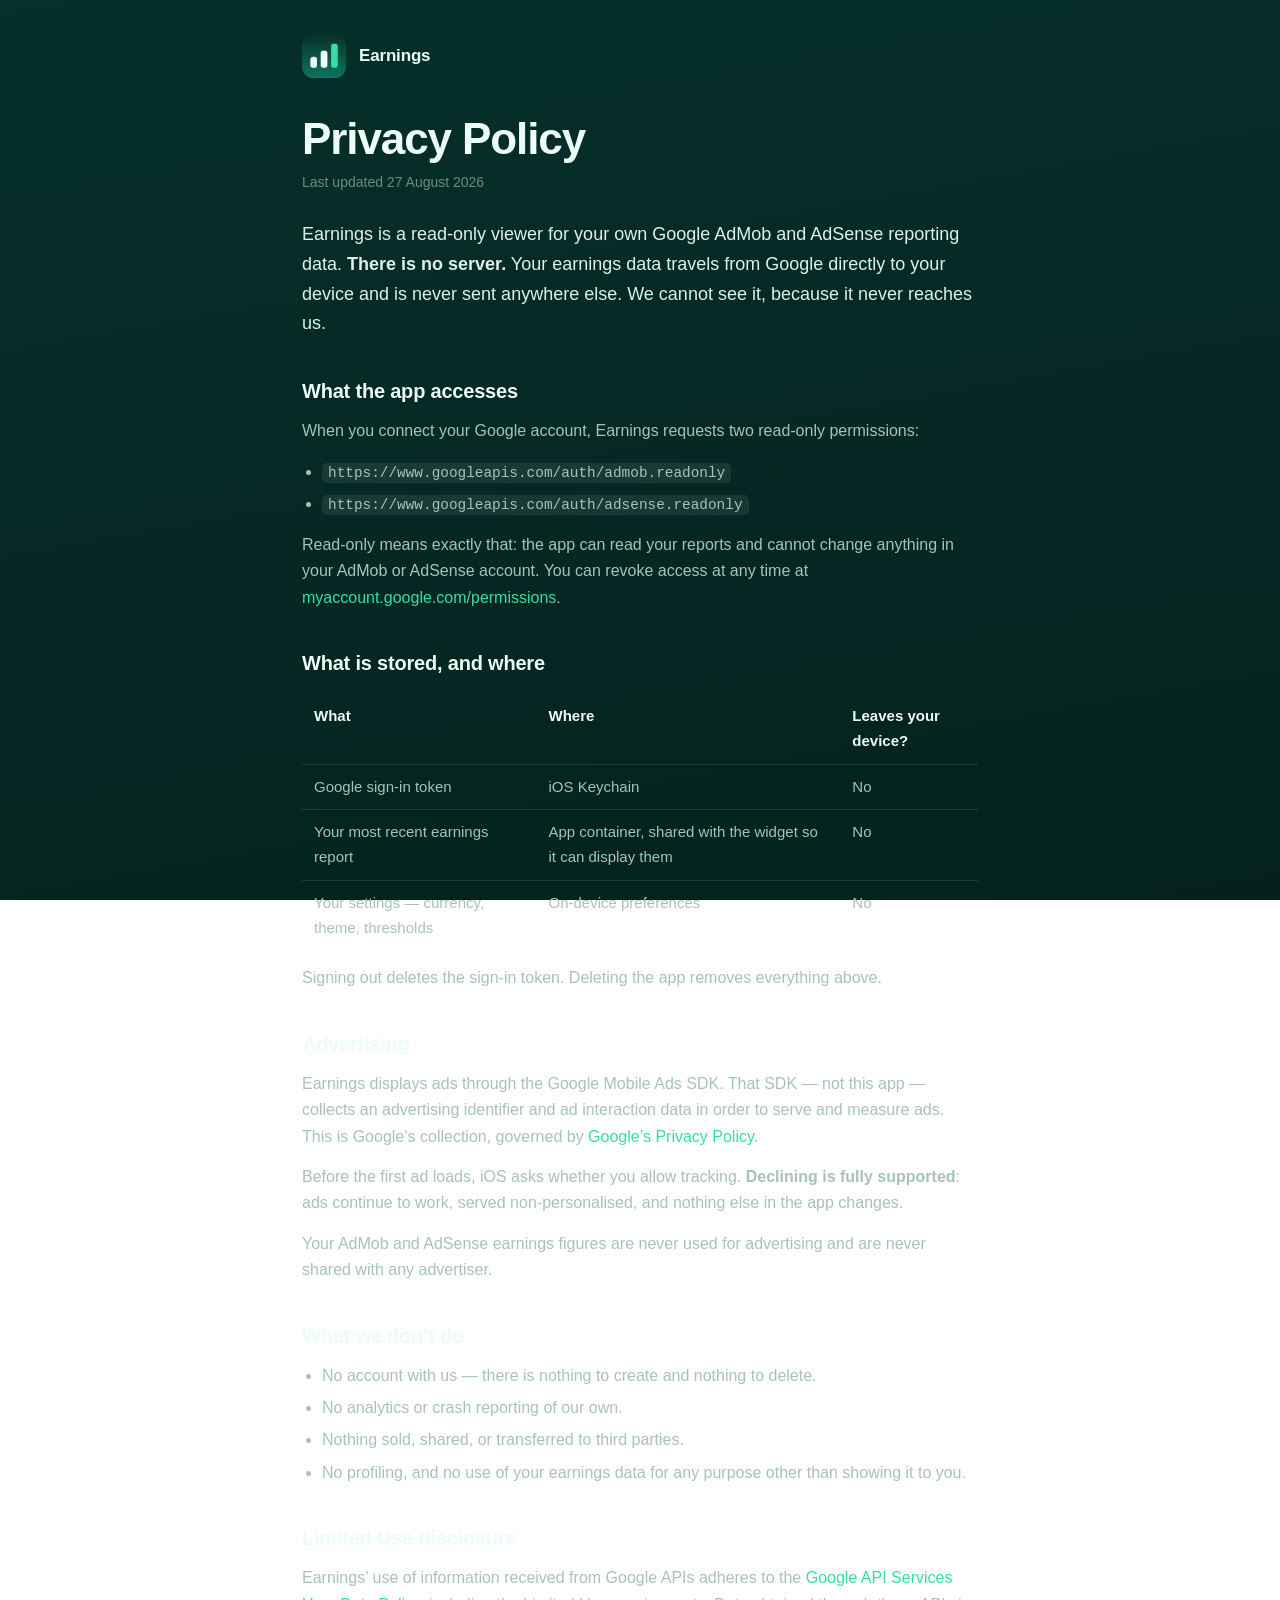
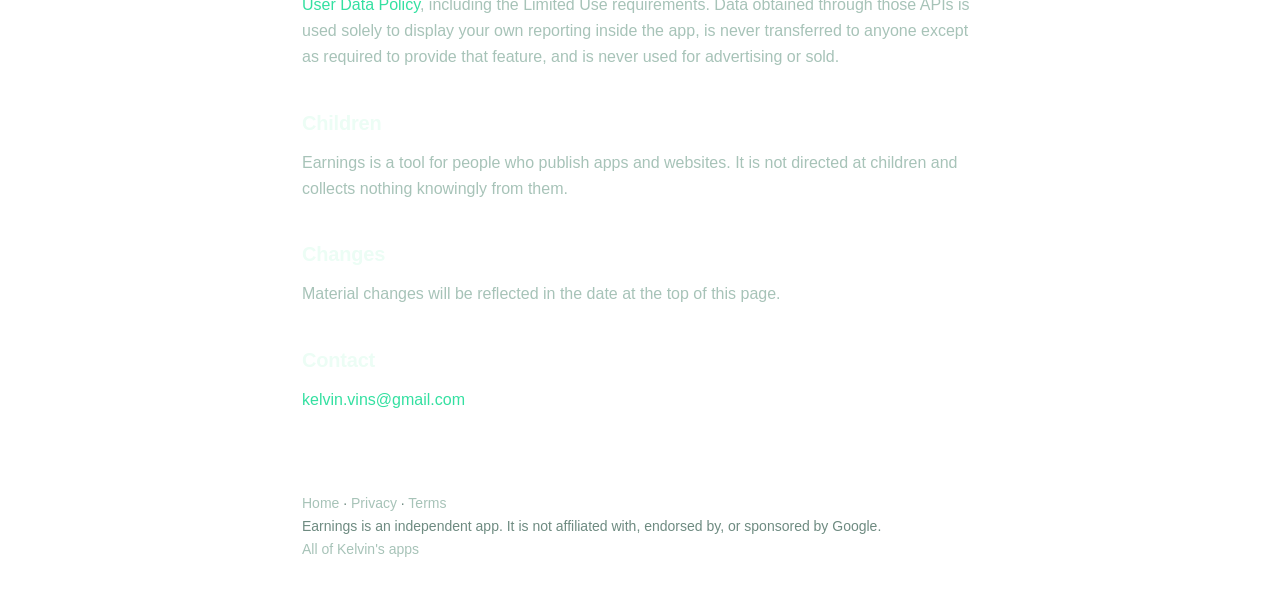
<file: earnings/privacy.html>
<!DOCTYPE html>
<html lang="en">
<head>
<meta charset="utf-8">
<meta name="viewport" content="width=device-width, initial-scale=1, viewport-fit=cover">
<title>Privacy Policy — Earnings</title>
<meta name="description" content="Earnings has no server. Your earnings data goes from Google to your device and nowhere else.">
<meta name="theme-color" content="#06302A">
<link rel="icon" href="assets/favicon.png">
<link rel="apple-touch-icon" href="assets/favicon.png">
<meta property="og:type" content="website">
<meta property="og:url" content="https://zhiyao92.github.io/ios-apps/earnings/privacy.html">
<meta property="og:title" content="Privacy Policy — Earnings">
<meta property="og:description" content="Earnings has no server. Your earnings data goes from Google to your device and nowhere else.">
<link rel="canonical" href="https://zhiyao92.github.io/ios-apps/earnings/privacy.html">
<link rel="stylesheet" href="_shared.css">
</head>
<body>
<div class="wrap">
<header class="site">
  <a class="brand" href="./" style="color:inherit">
    <img src="assets/app-icon.png" alt="">
    <b>Earnings</b>
  </a>
</header>
<h1>Privacy Policy</h1>
<p class="updated">Last updated 27 August 2026</p>

<p class="lede">Earnings is a read-only viewer for your own Google AdMob and AdSense reporting data. <strong>There is no server.</strong> Your earnings data travels from Google directly to your device and is never sent anywhere else. We cannot see it, because it never reaches us.</p>

<h2>What the app accesses</h2>
<p>When you connect your Google account, Earnings requests two read-only permissions:</p>
<ul>
  <li><code>https://www.googleapis.com/auth/admob.readonly</code></li>
  <li><code>https://www.googleapis.com/auth/adsense.readonly</code></li>
</ul>
<p>Read-only means exactly that: the app can read your reports and cannot change anything in your AdMob or AdSense account. You can revoke access at any time at <a href="https://myaccount.google.com/permissions">myaccount.google.com/permissions</a>.</p>

<h2>What is stored, and where</h2>
<table>
  <tr><th>What</th><th>Where</th><th>Leaves your device?</th></tr>
  <tr><td>Google sign-in token</td><td>iOS Keychain</td><td>No</td></tr>
  <tr><td>Your most recent earnings report</td><td>App container, shared with the widget so it can display them</td><td>No</td></tr>
  <tr><td>Your settings — currency, theme, thresholds</td><td>On-device preferences</td><td>No</td></tr>
</table>
<p>Signing out deletes the sign-in token. Deleting the app removes everything above.</p>

<h2>Advertising</h2>
<p>Earnings displays ads through the Google Mobile Ads SDK. That SDK — not this app — collects an advertising identifier and ad interaction data in order to serve and measure ads. This is Google’s collection, governed by <a href="https://policies.google.com/privacy">Google’s Privacy Policy</a>.</p>
<p>Before the first ad loads, iOS asks whether you allow tracking. <strong>Declining is fully supported</strong>: ads continue to work, served non-personalised, and nothing else in the app changes.</p>
<p>Your AdMob and AdSense earnings figures are never used for advertising and are never shared with any advertiser.</p>

<h2>What we don’t do</h2>
<ul>
  <li>No account with us — there is nothing to create and nothing to delete.</li>
  <li>No analytics or crash reporting of our own.</li>
  <li>Nothing sold, shared, or transferred to third parties.</li>
  <li>No profiling, and no use of your earnings data for any purpose other than showing it to you.</li>
</ul>

<h2>Limited Use disclosure</h2>
<p>Earnings’ use of information received from Google APIs adheres to the <a href="https://developers.google.com/terms/api-services-user-data-policy">Google API Services User Data Policy</a>, including the Limited Use requirements. Data obtained through those APIs is used solely to display your own reporting inside the app, is never transferred to anyone except as required to provide that feature, and is never used for advertising or sold.</p>

<h2>Children</h2>
<p>Earnings is a tool for people who publish apps and websites. It is not directed at children and collects nothing knowingly from them.</p>

<h2>Changes</h2>
<p>Material changes will be reflected in the date at the top of this page.</p>

<h2>Contact</h2>
<p><a href="mailto:kelvin.vins@gmail.com">kelvin.vins@gmail.com</a></p>
<footer class="site">
  <a href="./">Home</a> · <a href="privacy.html">Privacy</a> · <a href="terms.html">Terms</a><br>
  Earnings is an independent app. It is not affiliated with, endorsed by, or sponsored by Google.
  <br><a href="../">All of Kelvin's apps</a>
</footer>
</div>
</body>
</html>
</file>
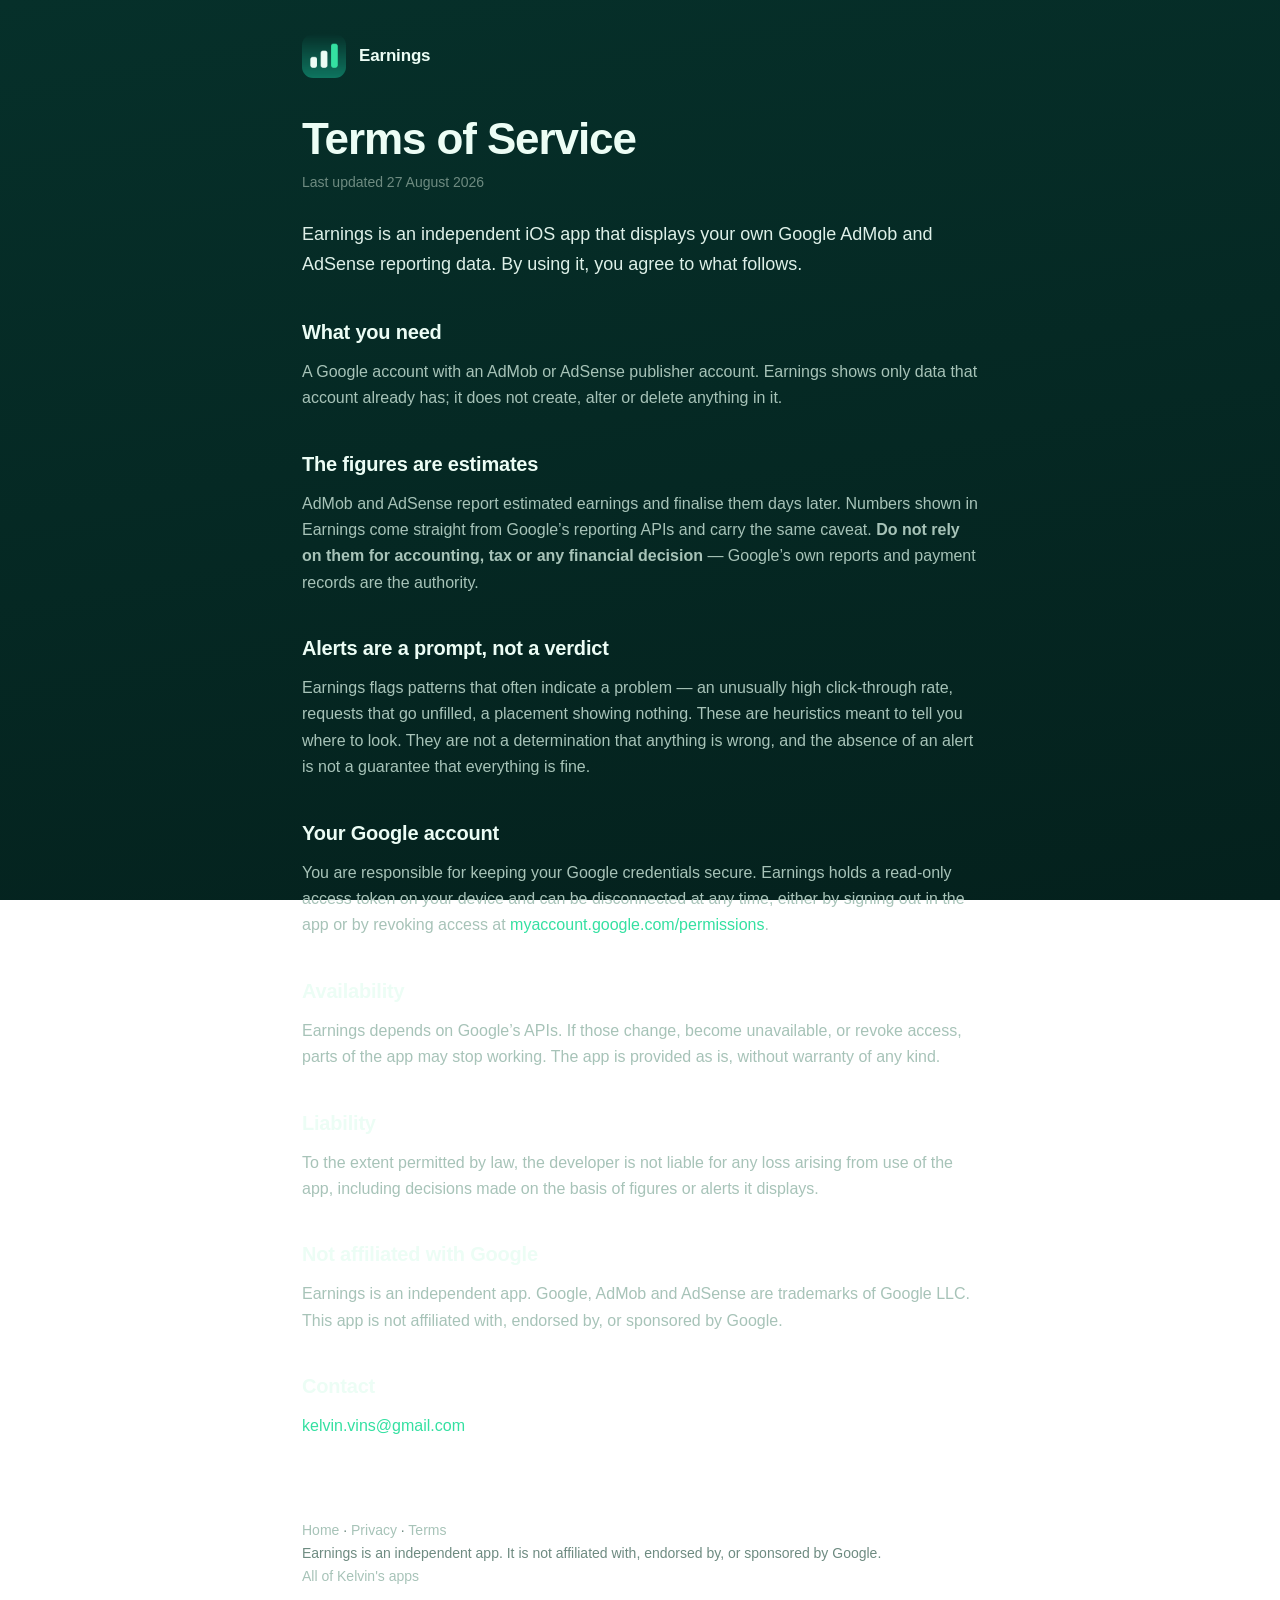
<file: earnings/terms.html>
<!DOCTYPE html>
<html lang="en">
<head>
<meta charset="utf-8">
<meta name="viewport" content="width=device-width, initial-scale=1, viewport-fit=cover">
<title>Terms of Service — Earnings</title>
<meta name="description" content="The terms for using Earnings.">
<meta name="theme-color" content="#06302A">
<link rel="icon" href="assets/favicon.png">
<link rel="apple-touch-icon" href="assets/favicon.png">
<meta property="og:type" content="website">
<meta property="og:url" content="https://zhiyao92.github.io/ios-apps/earnings/terms.html">
<meta property="og:title" content="Terms of Service — Earnings">
<meta property="og:description" content="The terms for using Earnings.">
<link rel="canonical" href="https://zhiyao92.github.io/ios-apps/earnings/terms.html">
<link rel="stylesheet" href="_shared.css">
</head>
<body>
<div class="wrap">
<header class="site">
  <a class="brand" href="./" style="color:inherit">
    <img src="assets/app-icon.png" alt="">
    <b>Earnings</b>
  </a>
</header>
<h1>Terms of Service</h1>
<p class="updated">Last updated 27 August 2026</p>

<p class="lede">Earnings is an independent iOS app that displays your own Google AdMob and AdSense reporting data. By using it, you agree to what follows.</p>

<h2>What you need</h2>
<p>A Google account with an AdMob or AdSense publisher account. Earnings shows only data that account already has; it does not create, alter or delete anything in it.</p>

<h2>The figures are estimates</h2>
<p>AdMob and AdSense report estimated earnings and finalise them days later. Numbers shown in Earnings come straight from Google’s reporting APIs and carry the same caveat. <strong>Do not rely on them for accounting, tax or any financial decision</strong> — Google’s own reports and payment records are the authority.</p>

<h2>Alerts are a prompt, not a verdict</h2>
<p>Earnings flags patterns that often indicate a problem — an unusually high click-through rate, requests that go unfilled, a placement showing nothing. These are heuristics meant to tell you where to look. They are not a determination that anything is wrong, and the absence of an alert is not a guarantee that everything is fine.</p>

<h2>Your Google account</h2>
<p>You are responsible for keeping your Google credentials secure. Earnings holds a read-only access token on your device and can be disconnected at any time, either by signing out in the app or by revoking access at <a href="https://myaccount.google.com/permissions">myaccount.google.com/permissions</a>.</p>

<h2>Availability</h2>
<p>Earnings depends on Google’s APIs. If those change, become unavailable, or revoke access, parts of the app may stop working. The app is provided as is, without warranty of any kind.</p>

<h2>Liability</h2>
<p>To the extent permitted by law, the developer is not liable for any loss arising from use of the app, including decisions made on the basis of figures or alerts it displays.</p>

<h2>Not affiliated with Google</h2>
<p>Earnings is an independent app. Google, AdMob and AdSense are trademarks of Google LLC. This app is not affiliated with, endorsed by, or sponsored by Google.</p>

<h2>Contact</h2>
<p><a href="mailto:kelvin.vins@gmail.com">kelvin.vins@gmail.com</a></p>
<footer class="site">
  <a href="./">Home</a> · <a href="privacy.html">Privacy</a> · <a href="terms.html">Terms</a><br>
  Earnings is an independent app. It is not affiliated with, endorsed by, or sponsored by Google.
  <br><a href="../">All of Kelvin's apps</a>
</footer>
</div>
</body>
</html>
</file>
<file: earnings/_shared.css>
:root{
  --bg:#06302A;
  --bg-deep:#04211D;
  --card:rgba(255,255,255,.055);
  --line:rgba(255,255,255,.11);
  --ink:#ECFDF5;
  --ink-soft:#A7C3B8;
  --ink-faint:#6E8B81;
  --mint:#34E0A1;
  --mint-deep:#0E7660;
}
*{box-sizing:border-box}
html{-webkit-text-size-adjust:100%}
body{
  margin:0;
  background:linear-gradient(170deg,var(--bg) 0%,var(--bg-deep) 100%);
  background-attachment:fixed;
  color:var(--ink);
  font:16px/1.65 -apple-system,BlinkMacSystemFont,"Segoe UI",Inter,Helvetica,Arial,sans-serif;
  -webkit-font-smoothing:antialiased;
}
.wrap{max-width:720px;margin:0 auto;padding:0 22px}
a{color:var(--mint);text-decoration:none}
a:hover{text-decoration:underline}
header.site{padding:34px 0 10px}
header.site .brand{display:flex;align-items:center;gap:13px}
header.site img{width:44px;height:44px;border-radius:11px;display:block}
header.site .brand b{font-size:17px;font-weight:650;letter-spacing:-.01em}
h1{font-size:clamp(30px,6vw,44px);line-height:1.12;letter-spacing:-.025em;margin:26px 0 14px;font-weight:700}
h2{font-size:20px;letter-spacing:-.01em;margin:36px 0 10px;font-weight:650}
h3{font-size:16px;margin:26px 0 6px;font-weight:600}
p{color:var(--ink-soft);margin:0 0 14px}
ul{color:var(--ink-soft);padding-left:20px;margin:0 0 14px}
li{margin:6px 0}
.lede{font-size:18px;color:var(--ink);opacity:.94}
.card{background:var(--card);border:1px solid var(--line);border-radius:16px;padding:20px 22px;margin:18px 0}
table{width:100%;border-collapse:collapse;margin:14px 0;font-size:15px}
th,td{text-align:left;padding:10px 12px;border-bottom:1px solid var(--line);color:var(--ink-soft);vertical-align:top}
th{color:var(--ink);font-weight:600}
code{background:rgba(255,255,255,.08);padding:2px 6px;border-radius:5px;font-size:.9em}
footer.site{margin:56px 0 40px;padding-top:22px;border-top:1px solid var(--line);color:var(--ink-faint);font-size:14px}
footer.site a{color:var(--ink-soft)}
.updated{color:var(--ink-faint);font-size:14px;margin:-6px 0 26px}
</file>
